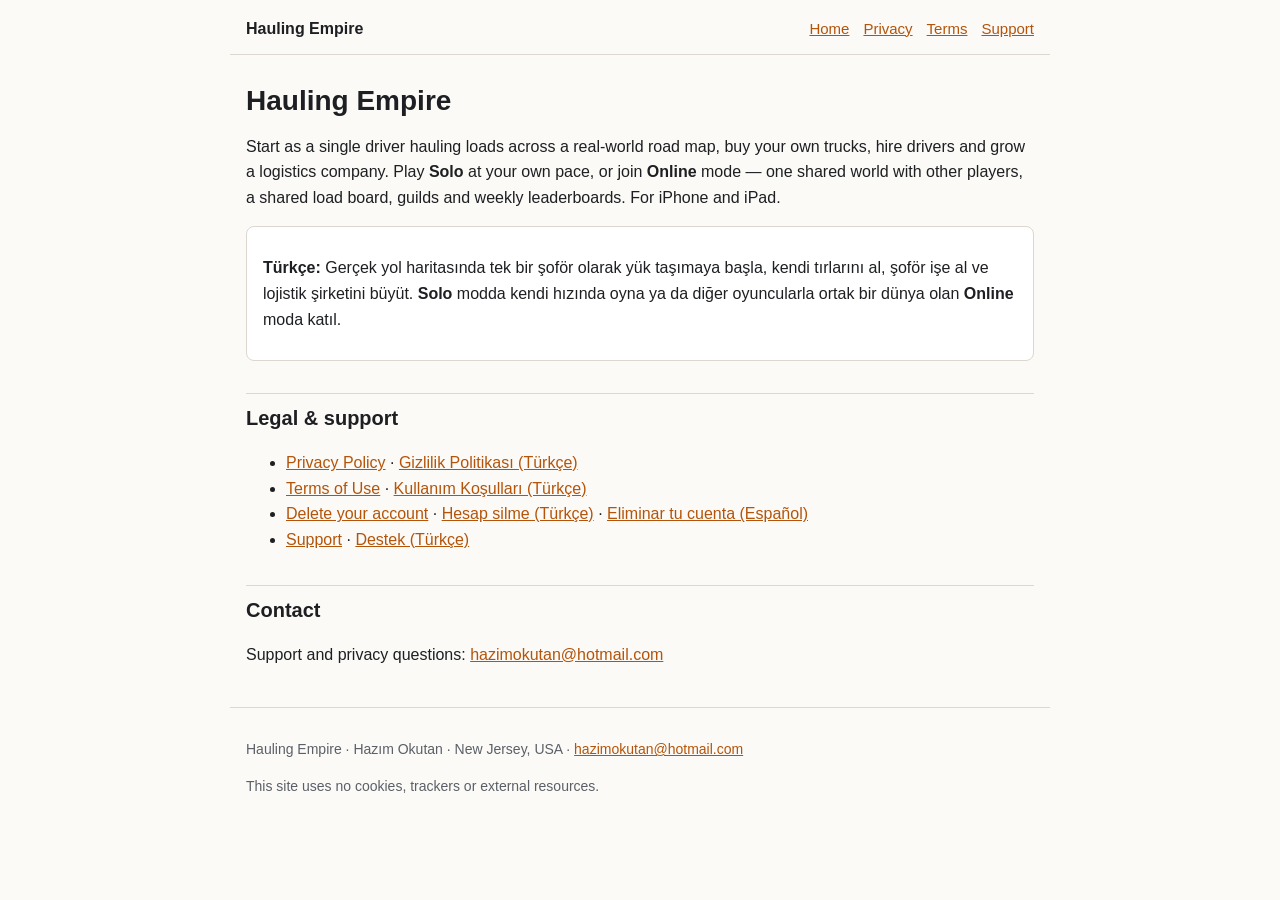
<file: index.html>
<!doctype html>
<html lang="en">
<head>
<meta charset="utf-8">
<meta name="viewport" content="width=device-width, initial-scale=1">
<meta name="color-scheme" content="light dark">
<meta name="description" content="Hauling Empire — a trucking and logistics tycoon game for iPhone and iPad.">
<meta name="referrer" content="no-referrer">
<title>Hauling Empire</title>
<link rel="stylesheet" href="style.css">
</head>
<body>
<a class="skip" href="#main">Skip to content</a>
<header><a class="brand" href="index.html">Hauling Empire</a>
<nav aria-label="Site"><ul><li><a href="index.html">Home</a></li><li><a href="privacy.html">Privacy</a></li><li><a href="terms.html">Terms</a></li><li><a href="support.html">Support</a></li></ul></nav></header>
<main id="main">

<h1>Hauling Empire</h1>
<p>Start as a single driver hauling loads across a real-world road map, buy your own trucks, hire drivers and grow a logistics company. Play <strong>Solo</strong> at your own pace, or join <strong>Online</strong> mode — one shared world with other players, a shared load board, guilds and weekly leaderboards. For iPhone and iPad.</p>
<div class="card" lang="tr"><p><strong>Türkçe:</strong> Gerçek yol haritasında tek bir şoför olarak yük taşımaya başla, kendi tırlarını al, şoför işe al ve lojistik şirketini büyüt. <strong>Solo</strong> modda kendi hızında oyna ya da diğer oyuncularla ortak bir dünya olan <strong>Online</strong> moda katıl.</p></div>
<h2>Legal &amp; support</h2>
<ul>
<li><a href="privacy.html">Privacy Policy</a> · <a href="privacy-tr.html" lang="tr" hreflang="tr">Gizlilik Politikası (Türkçe)</a></li>
<li><a href="terms.html">Terms of Use</a> · <a href="terms-tr.html" lang="tr" hreflang="tr">Kullanım Koşulları (Türkçe)</a></li>
<li><a href="delete-account.html">Delete your account</a> · <a href="delete-account-tr.html" lang="tr" hreflang="tr">Hesap silme (Türkçe)</a> · <a href="delete-account-es.html" lang="es" hreflang="es">Eliminar tu cuenta (Español)</a></li>
<li><a href="support.html">Support</a> · <a href="support.html#tr" lang="tr">Destek (Türkçe)</a></li>
</ul>
<h2>Contact</h2>
<p>Support and privacy questions: <a href="mailto:hazimokutan@hotmail.com">hazimokutan@hotmail.com</a></p>
</main>
<footer><p>Hauling Empire · Hazım Okutan · New Jersey, USA · <a href="mailto:hazimokutan@hotmail.com">hazimokutan@hotmail.com</a></p>
<p>This site uses no cookies, trackers or external resources.</p></footer>
</body>
</html>
</file>
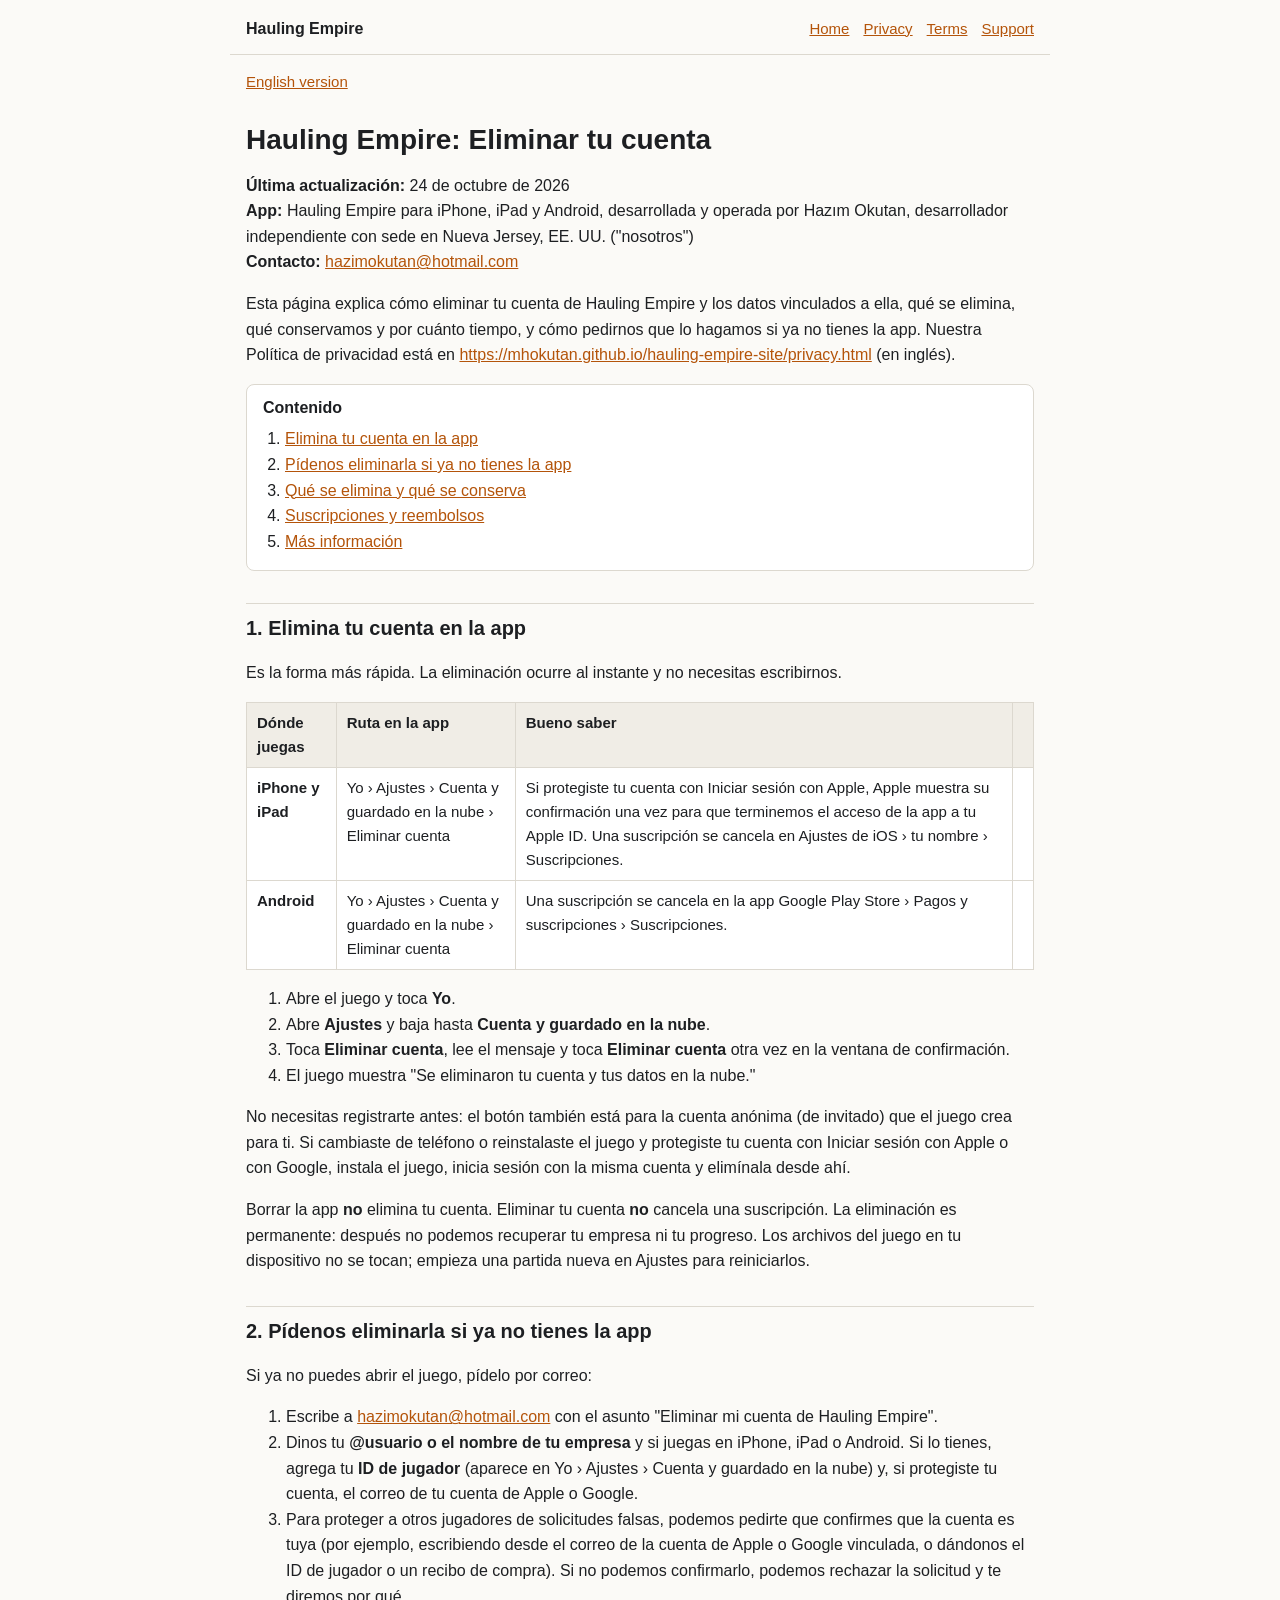
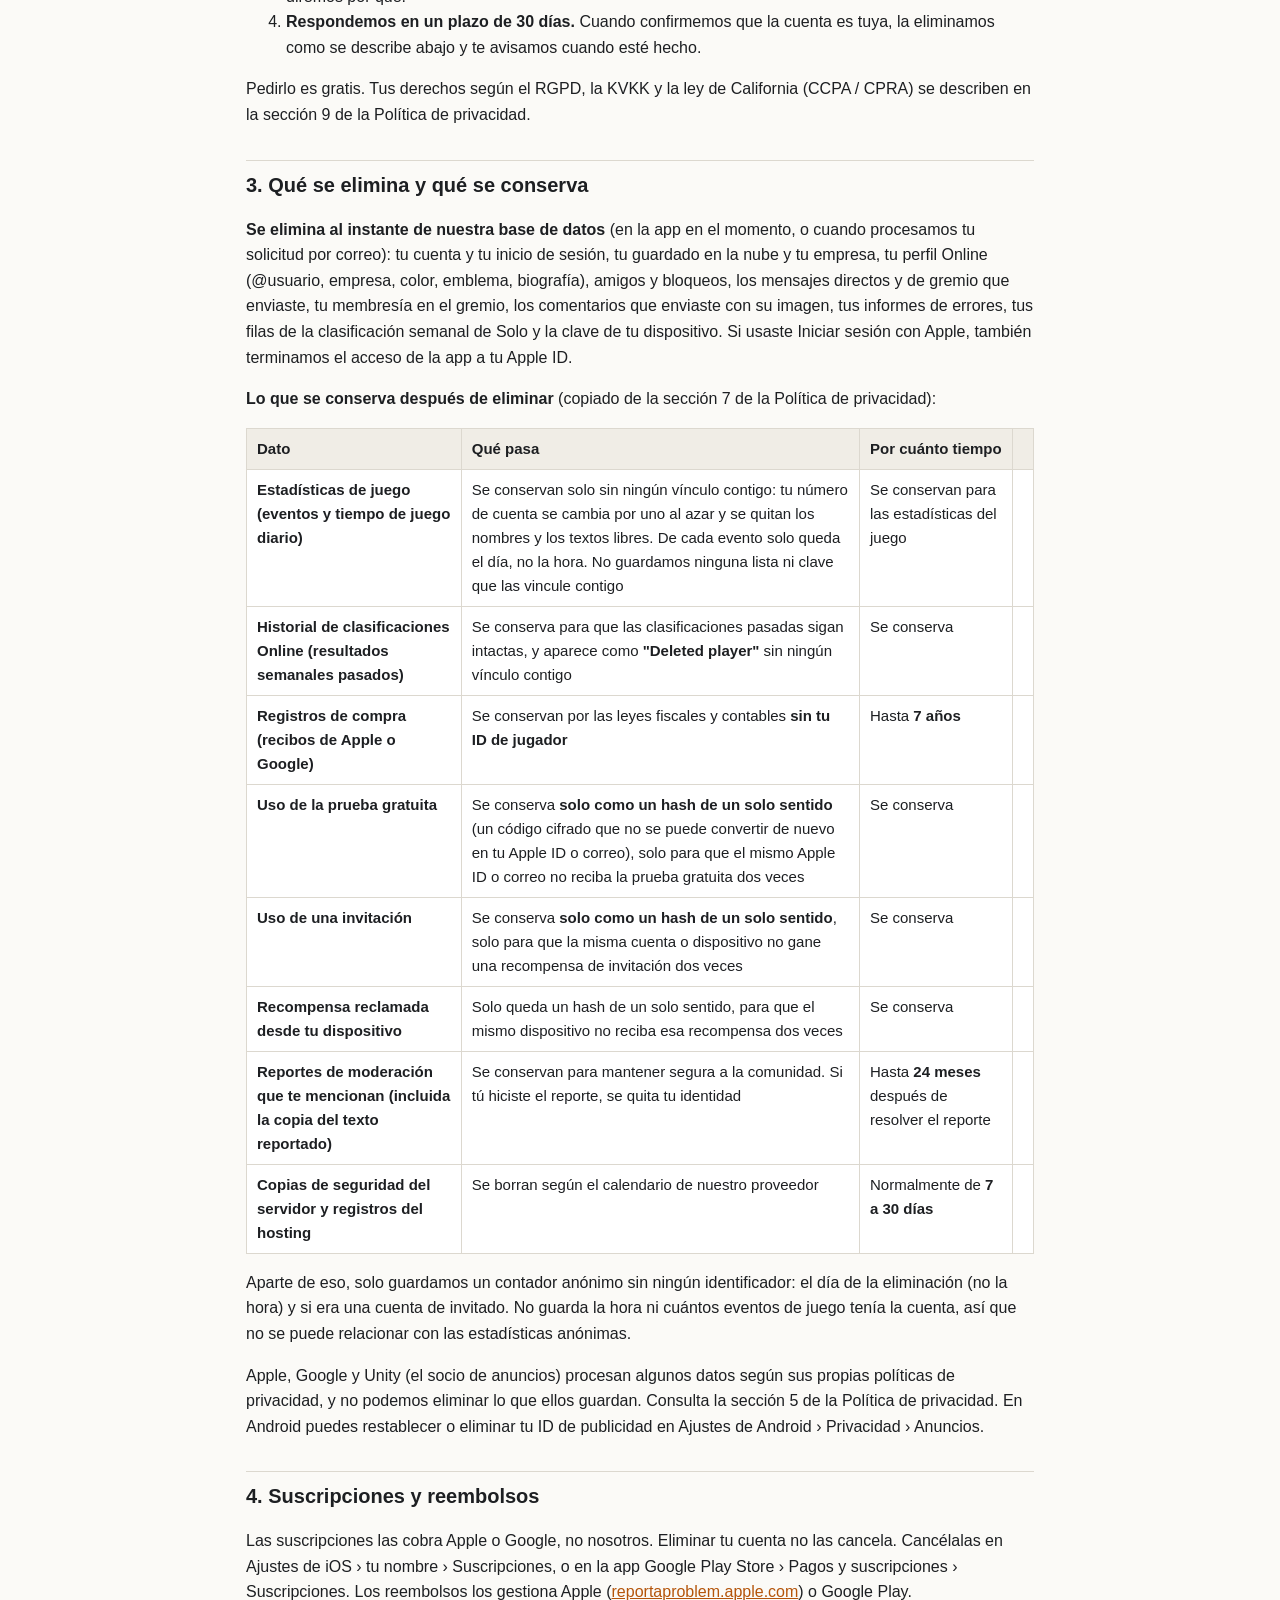
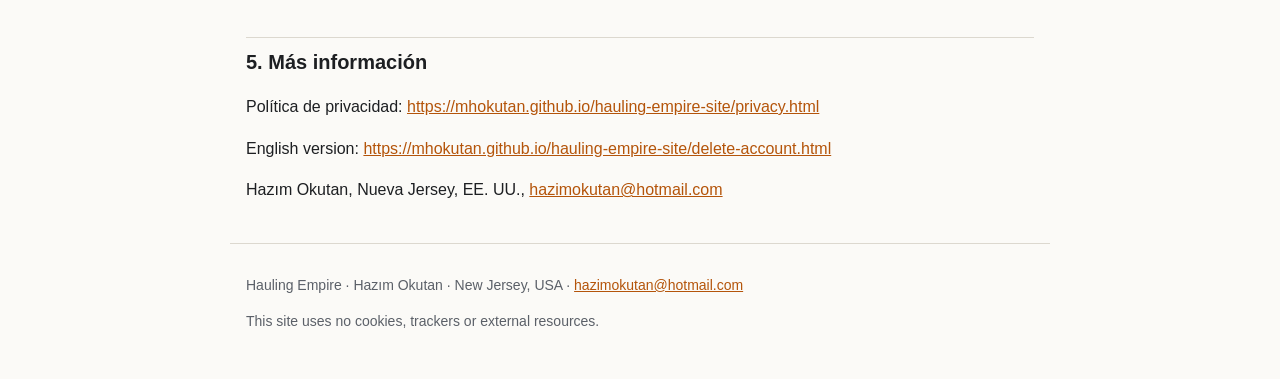
<file: delete-account-es.html>
<!doctype html>
<html lang="es">
<head>
<meta charset="utf-8">
<meta name="viewport" content="width=device-width, initial-scale=1">
<meta name="color-scheme" content="light dark">
<meta name="description" content="Cómo eliminar tu cuenta de Hauling Empire, qué se elimina y qué se conserva, y cómo pedírnoslo sin la app.">
<meta name="referrer" content="no-referrer">
<title>Hauling Empire: Eliminar tu cuenta</title>
<link rel="stylesheet" href="style.css">
</head>
<body>
<a class="skip" href="#main">Skip to content</a>
<header><a class="brand" href="index.html">Hauling Empire</a>
<nav aria-label="Site"><ul><li><a href="index.html">Home</a></li><li><a href="privacy.html">Privacy</a></li><li><a href="terms.html">Terms</a></li><li><a href="support.html">Support</a></li></ul></nav></header>
<main id="main">
<p class="lang"><a href="delete-account.html" hreflang="en" lang="en">English version</a></p>
<h1>Hauling Empire: Eliminar tu cuenta</h1>
<p><strong>Última actualización:</strong> 24 de octubre de 2026<br>
<strong>App:</strong> Hauling Empire para iPhone, iPad y Android, desarrollada y operada por Hazım Okutan, desarrollador independiente con sede en Nueva Jersey, EE. UU. (&quot;nosotros&quot;)<br>
<strong>Contacto:</strong> <a href="mailto:hazimokutan@hotmail.com">hazimokutan@hotmail.com</a></p>
<p>Esta página explica cómo eliminar tu cuenta de Hauling Empire y los datos vinculados a ella, qué se elimina, qué conservamos y por cuánto tiempo, y cómo pedirnos que lo hagamos si ya no tienes la app. Nuestra Política de privacidad está en <a href="https://mhokutan.github.io/hauling-empire-site/privacy.html">https://mhokutan.github.io/hauling-empire-site/privacy.html</a> (en inglés).</p>
<nav class="toc" aria-label="Contenido"><strong>Contenido</strong><ol><li><a href="#s1">Elimina tu cuenta en la app</a></li><li><a href="#s2">Pídenos eliminarla si ya no tienes la app</a></li><li><a href="#s3">Qué se elimina y qué se conserva</a></li><li><a href="#s4">Suscripciones y reembolsos</a></li><li><a href="#s5">Más información</a></li></ol></nav>
<h2 id="s1">1. Elimina tu cuenta en la app</h2>
<p>Es la forma más rápida. La eliminación ocurre al instante y no necesitas escribirnos.</p>
<div class="table"><table><thead><tr><th scope="col">Dónde juegas</th><th scope="col">Ruta en la app</th><th scope="col">Bueno saber</th><th scope="col"></th></tr></thead><tbody><tr><th scope="row"><strong>iPhone y iPad</strong></th><td data-label="Ruta en la app">Yo › Ajustes › Cuenta y guardado en la nube › Eliminar cuenta</td><td data-label="Bueno saber">Si protegiste tu cuenta con Iniciar sesión con Apple, Apple muestra su confirmación una vez para que terminemos el acceso de la app a tu Apple ID. Una suscripción se cancela en Ajustes de iOS › tu nombre › Suscripciones.</td><td data-label=""></td></tr><tr><th scope="row"><strong>Android</strong></th><td data-label="Ruta en la app">Yo › Ajustes › Cuenta y guardado en la nube › Eliminar cuenta</td><td data-label="Bueno saber">Una suscripción se cancela en la app Google Play Store › Pagos y suscripciones › Suscripciones.</td><td data-label=""></td></tr></tbody></table></div>
<ol><li>Abre el juego y toca <strong>Yo</strong>.</li><li>Abre <strong>Ajustes</strong> y baja hasta <strong>Cuenta y guardado en la nube</strong>.</li><li>Toca <strong>Eliminar cuenta</strong>, lee el mensaje y toca <strong>Eliminar cuenta</strong> otra vez en la ventana de confirmación.</li><li>El juego muestra &quot;Se eliminaron tu cuenta y tus datos en la nube.&quot;</li></ol>
<p>No necesitas registrarte antes: el botón también está para la cuenta anónima (de invitado) que el juego crea para ti. Si cambiaste de teléfono o reinstalaste el juego y protegiste tu cuenta con Iniciar sesión con Apple o con Google, instala el juego, inicia sesión con la misma cuenta y elimínala desde ahí.</p>
<p>Borrar la app <strong>no</strong> elimina tu cuenta. Eliminar tu cuenta <strong>no</strong> cancela una suscripción. La eliminación es permanente: después no podemos recuperar tu empresa ni tu progreso. Los archivos del juego en tu dispositivo no se tocan; empieza una partida nueva en Ajustes para reiniciarlos.</p>
<h2 id="s2">2. Pídenos eliminarla si ya no tienes la app</h2>
<p>Si ya no puedes abrir el juego, pídelo por correo:</p>
<ol><li>Escribe a <a href="mailto:hazimokutan@hotmail.com">hazimokutan@hotmail.com</a> con el asunto &quot;Eliminar mi cuenta de Hauling Empire&quot;.</li><li>Dinos tu <strong>@usuario o el nombre de tu empresa</strong> y si juegas en iPhone, iPad o Android. Si lo tienes, agrega tu <strong>ID de jugador</strong> (aparece en Yo › Ajustes › Cuenta y guardado en la nube) y, si protegiste tu cuenta, el correo de tu cuenta de Apple o Google.</li><li>Para proteger a otros jugadores de solicitudes falsas, podemos pedirte que confirmes que la cuenta es tuya (por ejemplo, escribiendo desde el correo de la cuenta de Apple o Google vinculada, o dándonos el ID de jugador o un recibo de compra). Si no podemos confirmarlo, podemos rechazar la solicitud y te diremos por qué.</li><li><strong>Respondemos en un plazo de 30 días.</strong> Cuando confirmemos que la cuenta es tuya, la eliminamos como se describe abajo y te avisamos cuando esté hecho.</li></ol>
<p>Pedirlo es gratis. Tus derechos según el RGPD, la KVKK y la ley de California (CCPA / CPRA) se describen en la sección 9 de la Política de privacidad.</p>
<h2 id="s3">3. Qué se elimina y qué se conserva</h2>
<p><strong>Se elimina al instante de nuestra base de datos</strong> (en la app en el momento, o cuando procesamos tu solicitud por correo): tu cuenta y tu inicio de sesión, tu guardado en la nube y tu empresa, tu perfil Online (@usuario, empresa, color, emblema, biografía), amigos y bloqueos, los mensajes directos y de gremio que enviaste, tu membresía en el gremio, los comentarios que enviaste con su imagen, tus informes de errores, tus filas de la clasificación semanal de Solo y la clave de tu dispositivo. Si usaste Iniciar sesión con Apple, también terminamos el acceso de la app a tu Apple ID.</p>
<p><strong>Lo que se conserva después de eliminar</strong> (copiado de la sección 7 de la Política de privacidad):</p>
<div class="table"><table><thead><tr><th scope="col">Dato</th><th scope="col">Qué pasa</th><th scope="col">Por cuánto tiempo</th><th scope="col"></th></tr></thead><tbody><tr><th scope="row">Estadísticas de juego (eventos y tiempo de juego diario)</th><td data-label="Qué pasa">Se conservan solo sin ningún vínculo contigo: tu número de cuenta se cambia por uno al azar y se quitan los nombres y los textos libres. De cada evento solo queda el día, no la hora. No guardamos ninguna lista ni clave que las vincule contigo</td><td data-label="Por cuánto tiempo">Se conservan para las estadísticas del juego</td><td data-label=""></td></tr><tr><th scope="row">Historial de clasificaciones Online (resultados semanales pasados)</th><td data-label="Qué pasa">Se conserva para que las clasificaciones pasadas sigan intactas, y aparece como <strong>&quot;Deleted player&quot;</strong> sin ningún vínculo contigo</td><td data-label="Por cuánto tiempo">Se conserva</td><td data-label=""></td></tr><tr><th scope="row">Registros de compra (recibos de Apple o Google)</th><td data-label="Qué pasa">Se conservan por las leyes fiscales y contables <strong>sin tu ID de jugador</strong></td><td data-label="Por cuánto tiempo">Hasta <strong>7 años</strong></td><td data-label=""></td></tr><tr><th scope="row">Uso de la prueba gratuita</th><td data-label="Qué pasa">Se conserva <strong>solo como un hash de un solo sentido</strong> (un código cifrado que no se puede convertir de nuevo en tu Apple ID o correo), solo para que el mismo Apple ID o correo no reciba la prueba gratuita dos veces</td><td data-label="Por cuánto tiempo">Se conserva</td><td data-label=""></td></tr><tr><th scope="row">Uso de una invitación</th><td data-label="Qué pasa">Se conserva <strong>solo como un hash de un solo sentido</strong>, solo para que la misma cuenta o dispositivo no gane una recompensa de invitación dos veces</td><td data-label="Por cuánto tiempo">Se conserva</td><td data-label=""></td></tr><tr><th scope="row">Recompensa reclamada desde tu dispositivo</th><td data-label="Qué pasa">Solo queda un hash de un solo sentido, para que el mismo dispositivo no reciba esa recompensa dos veces</td><td data-label="Por cuánto tiempo">Se conserva</td><td data-label=""></td></tr><tr><th scope="row">Reportes de moderación que te mencionan (incluida la copia del texto reportado)</th><td data-label="Qué pasa">Se conservan para mantener segura a la comunidad. Si tú hiciste el reporte, se quita tu identidad</td><td data-label="Por cuánto tiempo">Hasta <strong>24 meses</strong> después de resolver el reporte</td><td data-label=""></td></tr><tr><th scope="row">Copias de seguridad del servidor y registros del hosting</th><td data-label="Qué pasa">Se borran según el calendario de nuestro proveedor</td><td data-label="Por cuánto tiempo">Normalmente de <strong>7 a 30 días</strong></td><td data-label=""></td></tr></tbody></table></div>
<p>Aparte de eso, solo guardamos un contador anónimo sin ningún identificador: el día de la eliminación (no la hora) y si era una cuenta de invitado. No guarda la hora ni cuántos eventos de juego tenía la cuenta, así que no se puede relacionar con las estadísticas anónimas.</p>
<p>Apple, Google y Unity (el socio de anuncios) procesan algunos datos según sus propias políticas de privacidad, y no podemos eliminar lo que ellos guardan. Consulta la sección 5 de la Política de privacidad. En Android puedes restablecer o eliminar tu ID de publicidad en Ajustes de Android › Privacidad › Anuncios.</p>
<h2 id="s4">4. Suscripciones y reembolsos</h2>
<p>Las suscripciones las cobra Apple o Google, no nosotros. Eliminar tu cuenta no las cancela. Cancélalas en Ajustes de iOS › tu nombre › Suscripciones, o en la app Google Play Store › Pagos y suscripciones › Suscripciones. Los reembolsos los gestiona Apple (<a href="https://reportaproblem.apple.com">reportaproblem.apple.com</a>) o Google Play.</p>
<h2 id="s5">5. Más información</h2>
<p>Política de privacidad: <a href="https://mhokutan.github.io/hauling-empire-site/privacy.html">https://mhokutan.github.io/hauling-empire-site/privacy.html</a></p>
<p>English version: <a href="https://mhokutan.github.io/hauling-empire-site/delete-account.html">https://mhokutan.github.io/hauling-empire-site/delete-account.html</a></p>
<p>Hazım Okutan, Nueva Jersey, EE. UU., <a href="mailto:hazimokutan@hotmail.com">hazimokutan@hotmail.com</a></p>
</main>
<footer><p>Hauling Empire · Hazım Okutan · New Jersey, USA · <a href="mailto:hazimokutan@hotmail.com">hazimokutan@hotmail.com</a></p>
<p>This site uses no cookies, trackers or external resources.</p></footer>
</body>
</html>
</file>
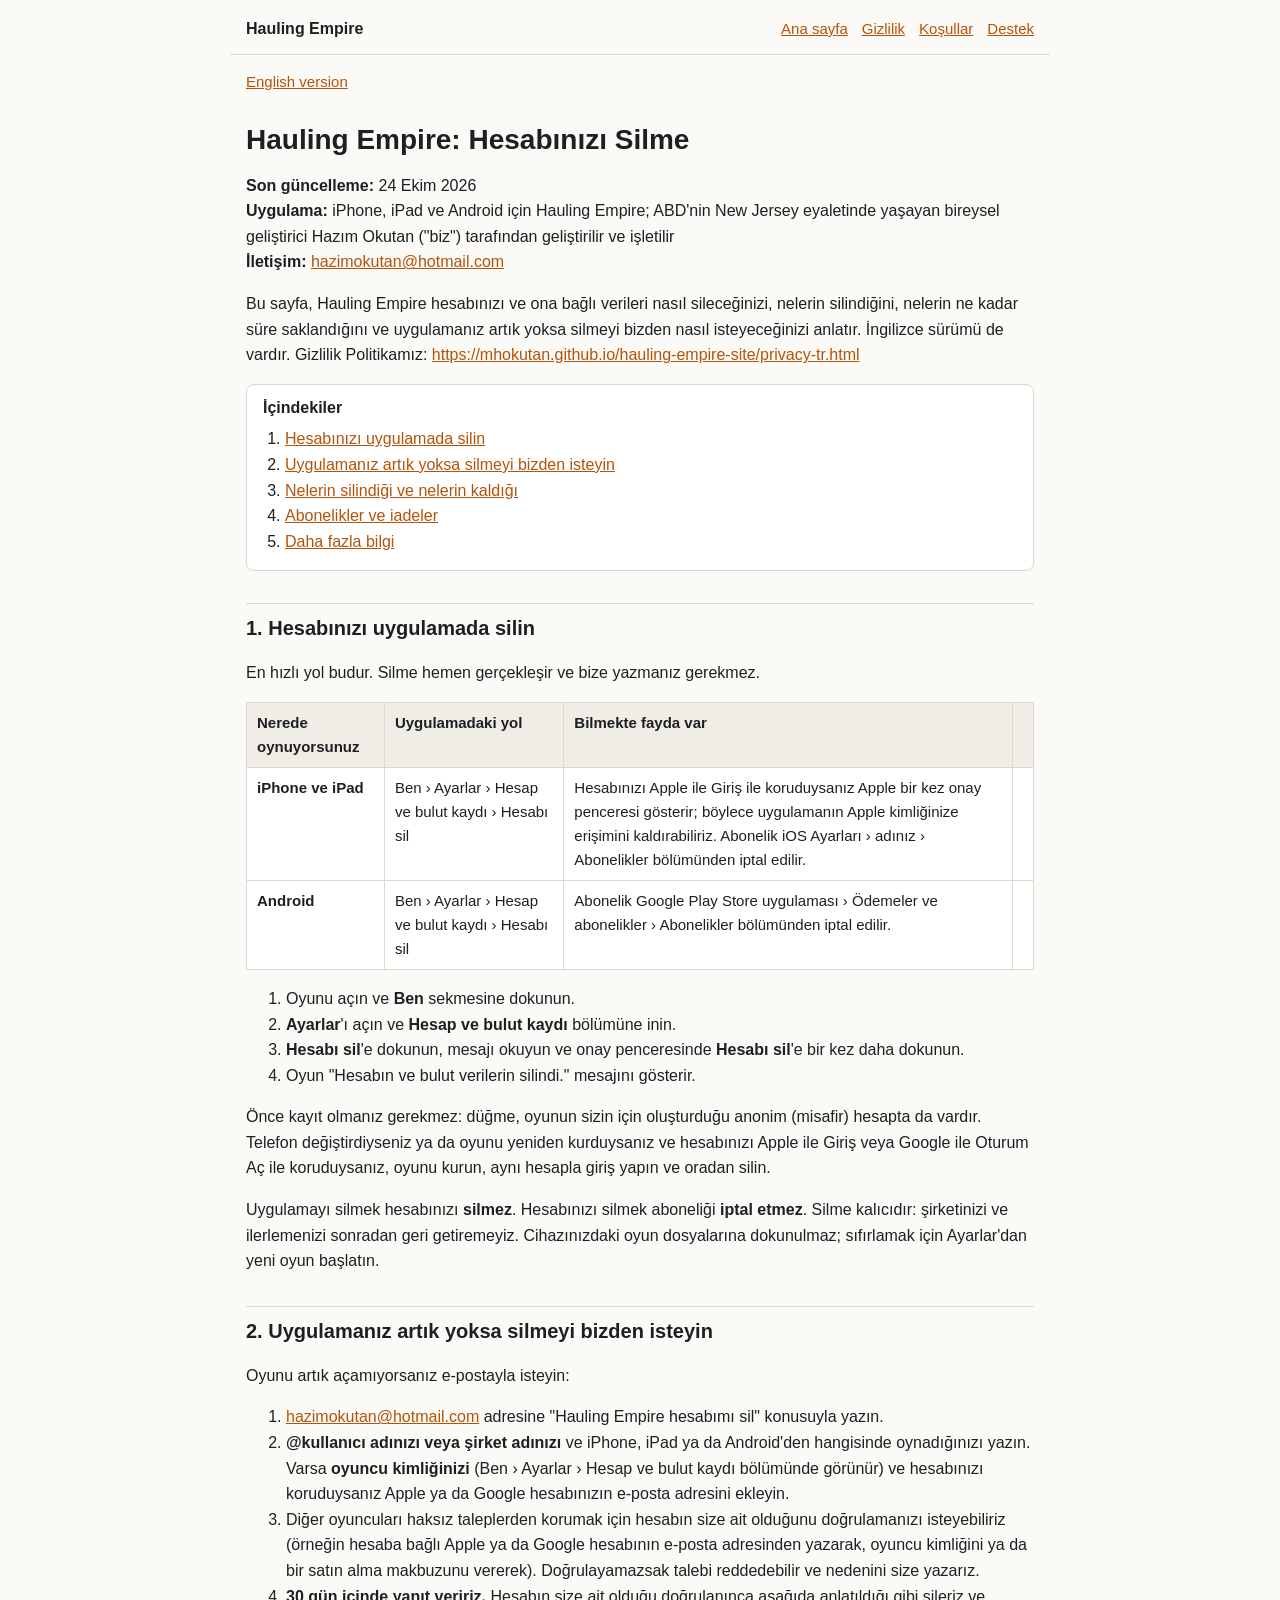
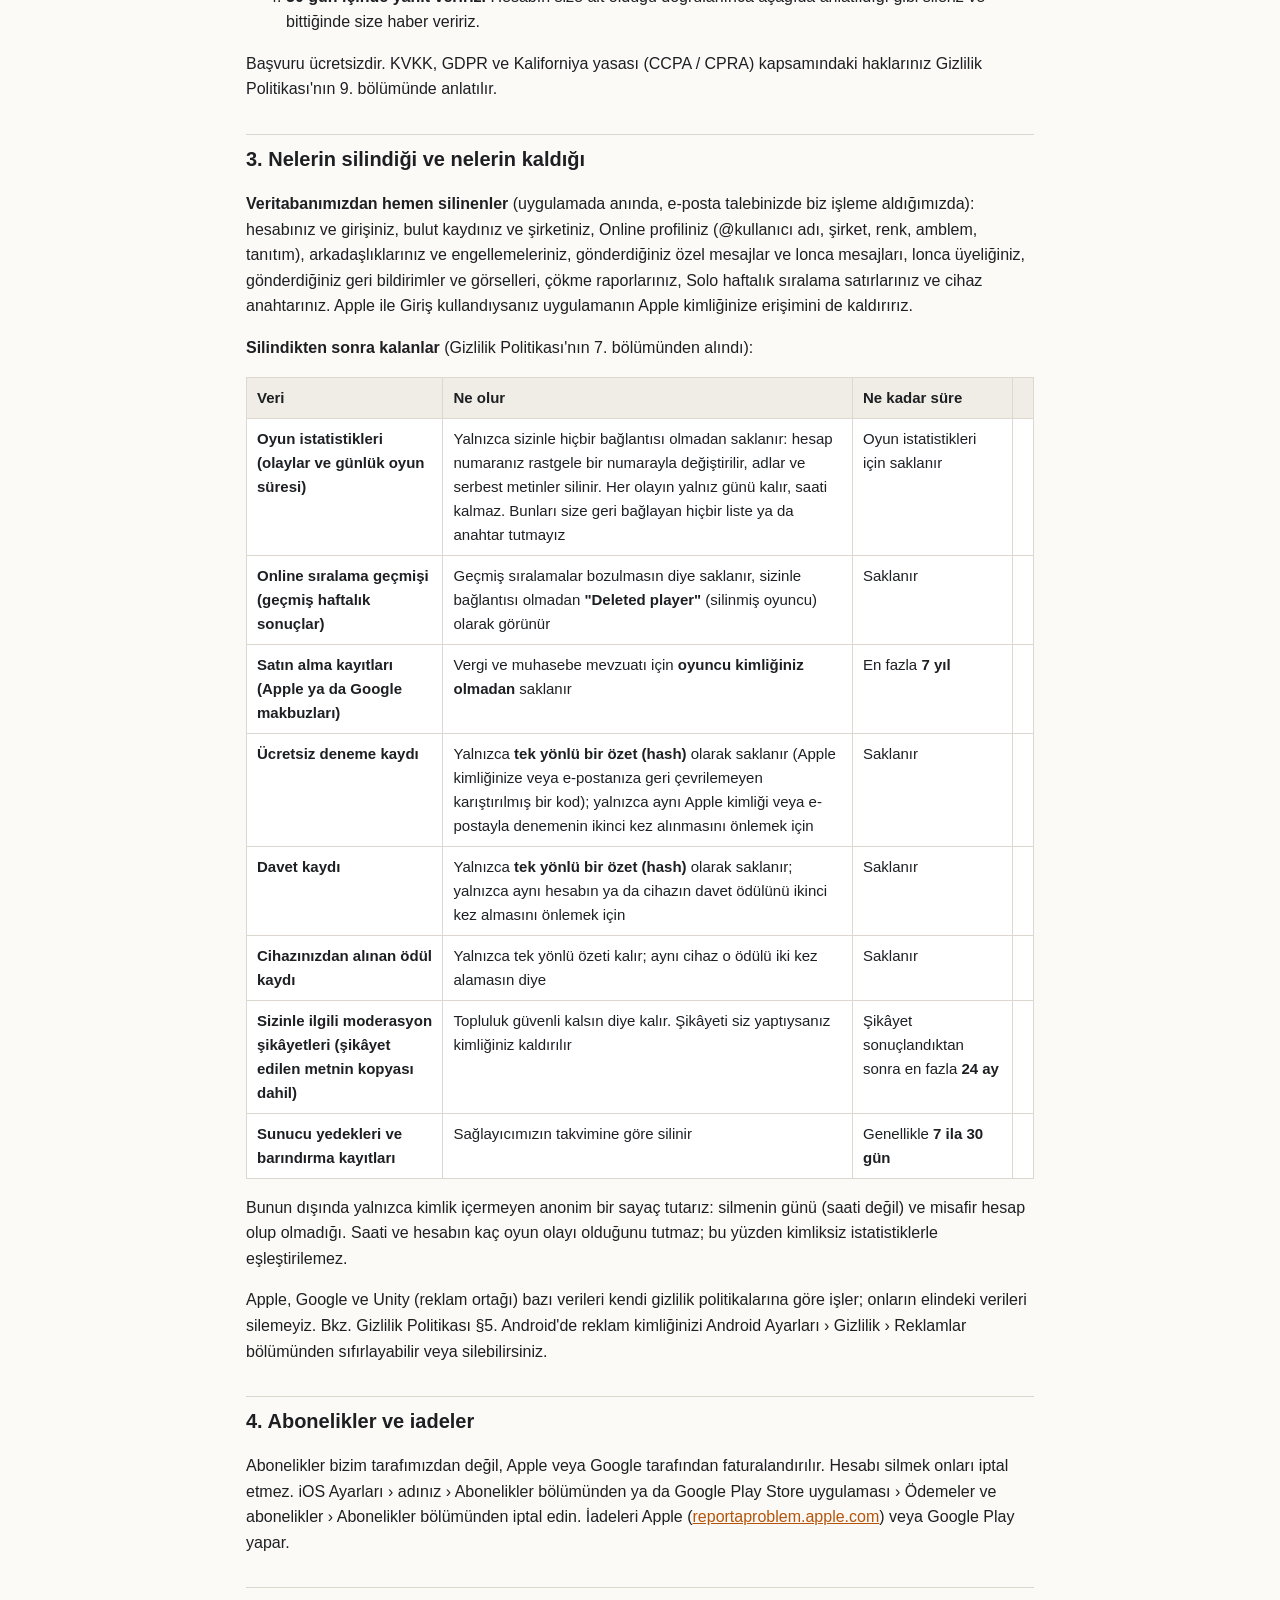
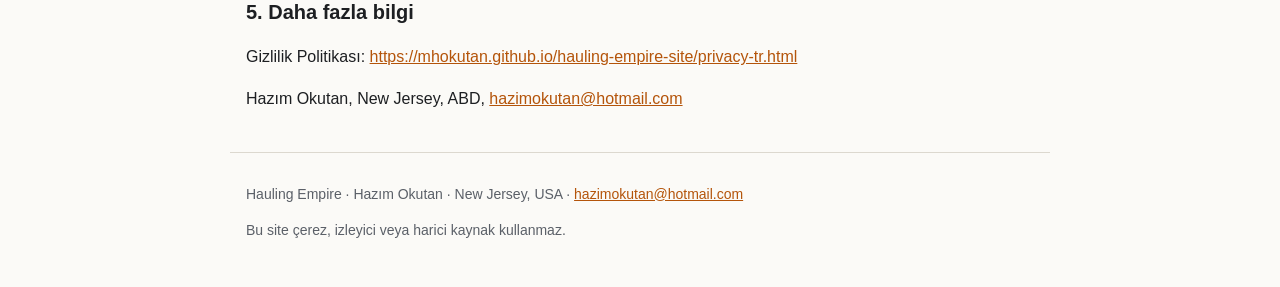
<file: delete-account-tr.html>
<!doctype html>
<html lang="tr">
<head>
<meta charset="utf-8">
<meta name="viewport" content="width=device-width, initial-scale=1">
<meta name="color-scheme" content="light dark">
<meta name="description" content="Hauling Empire hesabınızı nasıl silersiniz, nelerin silindiği ve kaldığı, uygulamanız yoksa bizden nasıl istersiniz.">
<meta name="referrer" content="no-referrer">
<title>Hauling Empire: Hesabınızı Silme</title>
<link rel="stylesheet" href="style.css">
</head>
<body>
<a class="skip" href="#main">İçeriğe geç</a>
<header><a class="brand" href="index.html">Hauling Empire</a>
<nav aria-label="Site"><ul><li><a href="index.html">Ana sayfa</a></li><li><a href="privacy-tr.html">Gizlilik</a></li><li><a href="terms-tr.html">Koşullar</a></li><li><a href="support.html#tr">Destek</a></li></ul></nav></header>
<main id="main">
<p class="lang"><a href="delete-account.html" hreflang="en" lang="en">English version</a></p>
<h1>Hauling Empire: Hesabınızı Silme</h1>
<p><strong>Son güncelleme:</strong> 24 Ekim 2026<br>
<strong>Uygulama:</strong> iPhone, iPad ve Android için Hauling Empire; ABD'nin New Jersey eyaletinde yaşayan bireysel geliştirici Hazım Okutan (&quot;biz&quot;) tarafından geliştirilir ve işletilir<br>
<strong>İletişim:</strong> <a href="mailto:hazimokutan@hotmail.com">hazimokutan@hotmail.com</a></p>
<p>Bu sayfa, Hauling Empire hesabınızı ve ona bağlı verileri nasıl sileceğinizi, nelerin silindiğini, nelerin ne kadar süre saklandığını ve uygulamanız artık yoksa silmeyi bizden nasıl isteyeceğinizi anlatır. İngilizce sürümü de vardır. Gizlilik Politikamız: <a href="https://mhokutan.github.io/hauling-empire-site/privacy-tr.html">https://mhokutan.github.io/hauling-empire-site/privacy-tr.html</a></p>
<nav class="toc" aria-label="İçindekiler"><strong>İçindekiler</strong><ol><li><a href="#s1">Hesabınızı uygulamada silin</a></li><li><a href="#s2">Uygulamanız artık yoksa silmeyi bizden isteyin</a></li><li><a href="#s3">Nelerin silindiği ve nelerin kaldığı</a></li><li><a href="#s4">Abonelikler ve iadeler</a></li><li><a href="#s5">Daha fazla bilgi</a></li></ol></nav>
<h2 id="s1">1. Hesabınızı uygulamada silin</h2>
<p>En hızlı yol budur. Silme hemen gerçekleşir ve bize yazmanız gerekmez.</p>
<div class="table"><table><thead><tr><th scope="col">Nerede oynuyorsunuz</th><th scope="col">Uygulamadaki yol</th><th scope="col">Bilmekte fayda var</th><th scope="col"></th></tr></thead><tbody><tr><th scope="row"><strong>iPhone ve iPad</strong></th><td data-label="Uygulamadaki yol">Ben › Ayarlar › Hesap ve bulut kaydı › Hesabı sil</td><td data-label="Bilmekte fayda var">Hesabınızı Apple ile Giriş ile koruduysanız Apple bir kez onay penceresi gösterir; böylece uygulamanın Apple kimliğinize erişimini kaldırabiliriz. Abonelik iOS Ayarları › adınız › Abonelikler bölümünden iptal edilir.</td><td data-label=""></td></tr><tr><th scope="row"><strong>Android</strong></th><td data-label="Uygulamadaki yol">Ben › Ayarlar › Hesap ve bulut kaydı › Hesabı sil</td><td data-label="Bilmekte fayda var">Abonelik Google Play Store uygulaması › Ödemeler ve abonelikler › Abonelikler bölümünden iptal edilir.</td><td data-label=""></td></tr></tbody></table></div>
<ol><li>Oyunu açın ve <strong>Ben</strong> sekmesine dokunun.</li><li><strong>Ayarlar</strong>'ı açın ve <strong>Hesap ve bulut kaydı</strong> bölümüne inin.</li><li><strong>Hesabı sil</strong>'e dokunun, mesajı okuyun ve onay penceresinde <strong>Hesabı sil</strong>'e bir kez daha dokunun.</li><li>Oyun &quot;Hesabın ve bulut verilerin silindi.&quot; mesajını gösterir.</li></ol>
<p>Önce kayıt olmanız gerekmez: düğme, oyunun sizin için oluşturduğu anonim (misafir) hesapta da vardır. Telefon değiştirdiyseniz ya da oyunu yeniden kurduysanız ve hesabınızı Apple ile Giriş veya Google ile Oturum Aç ile koruduysanız, oyunu kurun, aynı hesapla giriş yapın ve oradan silin.</p>
<p>Uygulamayı silmek hesabınızı <strong>silmez</strong>. Hesabınızı silmek aboneliği <strong>iptal etmez</strong>. Silme kalıcıdır: şirketinizi ve ilerlemenizi sonradan geri getiremeyiz. Cihazınızdaki oyun dosyalarına dokunulmaz; sıfırlamak için Ayarlar'dan yeni oyun başlatın.</p>
<h2 id="s2">2. Uygulamanız artık yoksa silmeyi bizden isteyin</h2>
<p>Oyunu artık açamıyorsanız e-postayla isteyin:</p>
<ol><li><a href="mailto:hazimokutan@hotmail.com">hazimokutan@hotmail.com</a> adresine &quot;Hauling Empire hesabımı sil&quot; konusuyla yazın.</li><li><strong>@kullanıcı adınızı veya şirket adınızı</strong> ve iPhone, iPad ya da Android'den hangisinde oynadığınızı yazın. Varsa <strong>oyuncu kimliğinizi</strong> (Ben › Ayarlar › Hesap ve bulut kaydı bölümünde görünür) ve hesabınızı koruduysanız Apple ya da Google hesabınızın e-posta adresini ekleyin.</li><li>Diğer oyuncuları haksız taleplerden korumak için hesabın size ait olduğunu doğrulamanızı isteyebiliriz (örneğin hesaba bağlı Apple ya da Google hesabının e-posta adresinden yazarak, oyuncu kimliğini ya da bir satın alma makbuzunu vererek). Doğrulayamazsak talebi reddedebilir ve nedenini size yazarız.</li><li><strong>30 gün içinde yanıt veririz.</strong> Hesabın size ait olduğu doğrulanınca aşağıda anlatıldığı gibi sileriz ve bittiğinde size haber veririz.</li></ol>
<p>Başvuru ücretsizdir. KVKK, GDPR ve Kaliforniya yasası (CCPA / CPRA) kapsamındaki haklarınız Gizlilik Politikası'nın 9. bölümünde anlatılır.</p>
<h2 id="s3">3. Nelerin silindiği ve nelerin kaldığı</h2>
<p><strong>Veritabanımızdan hemen silinenler</strong> (uygulamada anında, e-posta talebinizde biz işleme aldığımızda): hesabınız ve girişiniz, bulut kaydınız ve şirketiniz, Online profiliniz (@kullanıcı adı, şirket, renk, amblem, tanıtım), arkadaşlıklarınız ve engellemeleriniz, gönderdiğiniz özel mesajlar ve lonca mesajları, lonca üyeliğiniz, gönderdiğiniz geri bildirimler ve görselleri, çökme raporlarınız, Solo haftalık sıralama satırlarınız ve cihaz anahtarınız. Apple ile Giriş kullandıysanız uygulamanın Apple kimliğinize erişimini de kaldırırız.</p>
<p><strong>Silindikten sonra kalanlar</strong> (Gizlilik Politikası'nın 7. bölümünden alındı):</p>
<div class="table"><table><thead><tr><th scope="col">Veri</th><th scope="col">Ne olur</th><th scope="col">Ne kadar süre</th><th scope="col"></th></tr></thead><tbody><tr><th scope="row">Oyun istatistikleri (olaylar ve günlük oyun süresi)</th><td data-label="Ne olur">Yalnızca sizinle hiçbir bağlantısı olmadan saklanır: hesap numaranız rastgele bir numarayla değiştirilir, adlar ve serbest metinler silinir. Her olayın yalnız günü kalır, saati kalmaz. Bunları size geri bağlayan hiçbir liste ya da anahtar tutmayız</td><td data-label="Ne kadar süre">Oyun istatistikleri için saklanır</td><td data-label=""></td></tr><tr><th scope="row">Online sıralama geçmişi (geçmiş haftalık sonuçlar)</th><td data-label="Ne olur">Geçmiş sıralamalar bozulmasın diye saklanır, sizinle bağlantısı olmadan <strong>&quot;Deleted player&quot;</strong> (silinmiş oyuncu) olarak görünür</td><td data-label="Ne kadar süre">Saklanır</td><td data-label=""></td></tr><tr><th scope="row">Satın alma kayıtları (Apple ya da Google makbuzları)</th><td data-label="Ne olur">Vergi ve muhasebe mevzuatı için <strong>oyuncu kimliğiniz olmadan</strong> saklanır</td><td data-label="Ne kadar süre">En fazla <strong>7 yıl</strong></td><td data-label=""></td></tr><tr><th scope="row">Ücretsiz deneme kaydı</th><td data-label="Ne olur">Yalnızca <strong>tek yönlü bir özet (hash)</strong> olarak saklanır (Apple kimliğinize veya e-postanıza geri çevrilemeyen karıştırılmış bir kod); yalnızca aynı Apple kimliği veya e-postayla denemenin ikinci kez alınmasını önlemek için</td><td data-label="Ne kadar süre">Saklanır</td><td data-label=""></td></tr><tr><th scope="row">Davet kaydı</th><td data-label="Ne olur">Yalnızca <strong>tek yönlü bir özet (hash)</strong> olarak saklanır; yalnızca aynı hesabın ya da cihazın davet ödülünü ikinci kez almasını önlemek için</td><td data-label="Ne kadar süre">Saklanır</td><td data-label=""></td></tr><tr><th scope="row">Cihazınızdan alınan ödül kaydı</th><td data-label="Ne olur">Yalnızca tek yönlü özeti kalır; aynı cihaz o ödülü iki kez alamasın diye</td><td data-label="Ne kadar süre">Saklanır</td><td data-label=""></td></tr><tr><th scope="row">Sizinle ilgili moderasyon şikâyetleri (şikâyet edilen metnin kopyası dahil)</th><td data-label="Ne olur">Topluluk güvenli kalsın diye kalır. Şikâyeti siz yaptıysanız kimliğiniz kaldırılır</td><td data-label="Ne kadar süre">Şikâyet sonuçlandıktan sonra en fazla <strong>24 ay</strong></td><td data-label=""></td></tr><tr><th scope="row">Sunucu yedekleri ve barındırma kayıtları</th><td data-label="Ne olur">Sağlayıcımızın takvimine göre silinir</td><td data-label="Ne kadar süre">Genellikle <strong>7 ila 30 gün</strong></td><td data-label=""></td></tr></tbody></table></div>
<p>Bunun dışında yalnızca kimlik içermeyen anonim bir sayaç tutarız: silmenin günü (saati değil) ve misafir hesap olup olmadığı. Saati ve hesabın kaç oyun olayı olduğunu tutmaz; bu yüzden kimliksiz istatistiklerle eşleştirilemez.</p>
<p>Apple, Google ve Unity (reklam ortağı) bazı verileri kendi gizlilik politikalarına göre işler; onların elindeki verileri silemeyiz. Bkz. Gizlilik Politikası §5. Android'de reklam kimliğinizi Android Ayarları › Gizlilik › Reklamlar bölümünden sıfırlayabilir veya silebilirsiniz.</p>
<h2 id="s4">4. Abonelikler ve iadeler</h2>
<p>Abonelikler bizim tarafımızdan değil, Apple veya Google tarafından faturalandırılır. Hesabı silmek onları iptal etmez. iOS Ayarları › adınız › Abonelikler bölümünden ya da Google Play Store uygulaması › Ödemeler ve abonelikler › Abonelikler bölümünden iptal edin. İadeleri Apple (<a href="https://reportaproblem.apple.com">reportaproblem.apple.com</a>) veya Google Play yapar.</p>
<h2 id="s5">5. Daha fazla bilgi</h2>
<p>Gizlilik Politikası: <a href="https://mhokutan.github.io/hauling-empire-site/privacy-tr.html">https://mhokutan.github.io/hauling-empire-site/privacy-tr.html</a></p>
<p>Hazım Okutan, New Jersey, ABD, <a href="mailto:hazimokutan@hotmail.com">hazimokutan@hotmail.com</a></p>
</main>
<footer><p>Hauling Empire · Hazım Okutan · New Jersey, USA · <a href="mailto:hazimokutan@hotmail.com">hazimokutan@hotmail.com</a></p>
<p>Bu site çerez, izleyici veya harici kaynak kullanmaz.</p></footer>
</body>
</html>
</file>
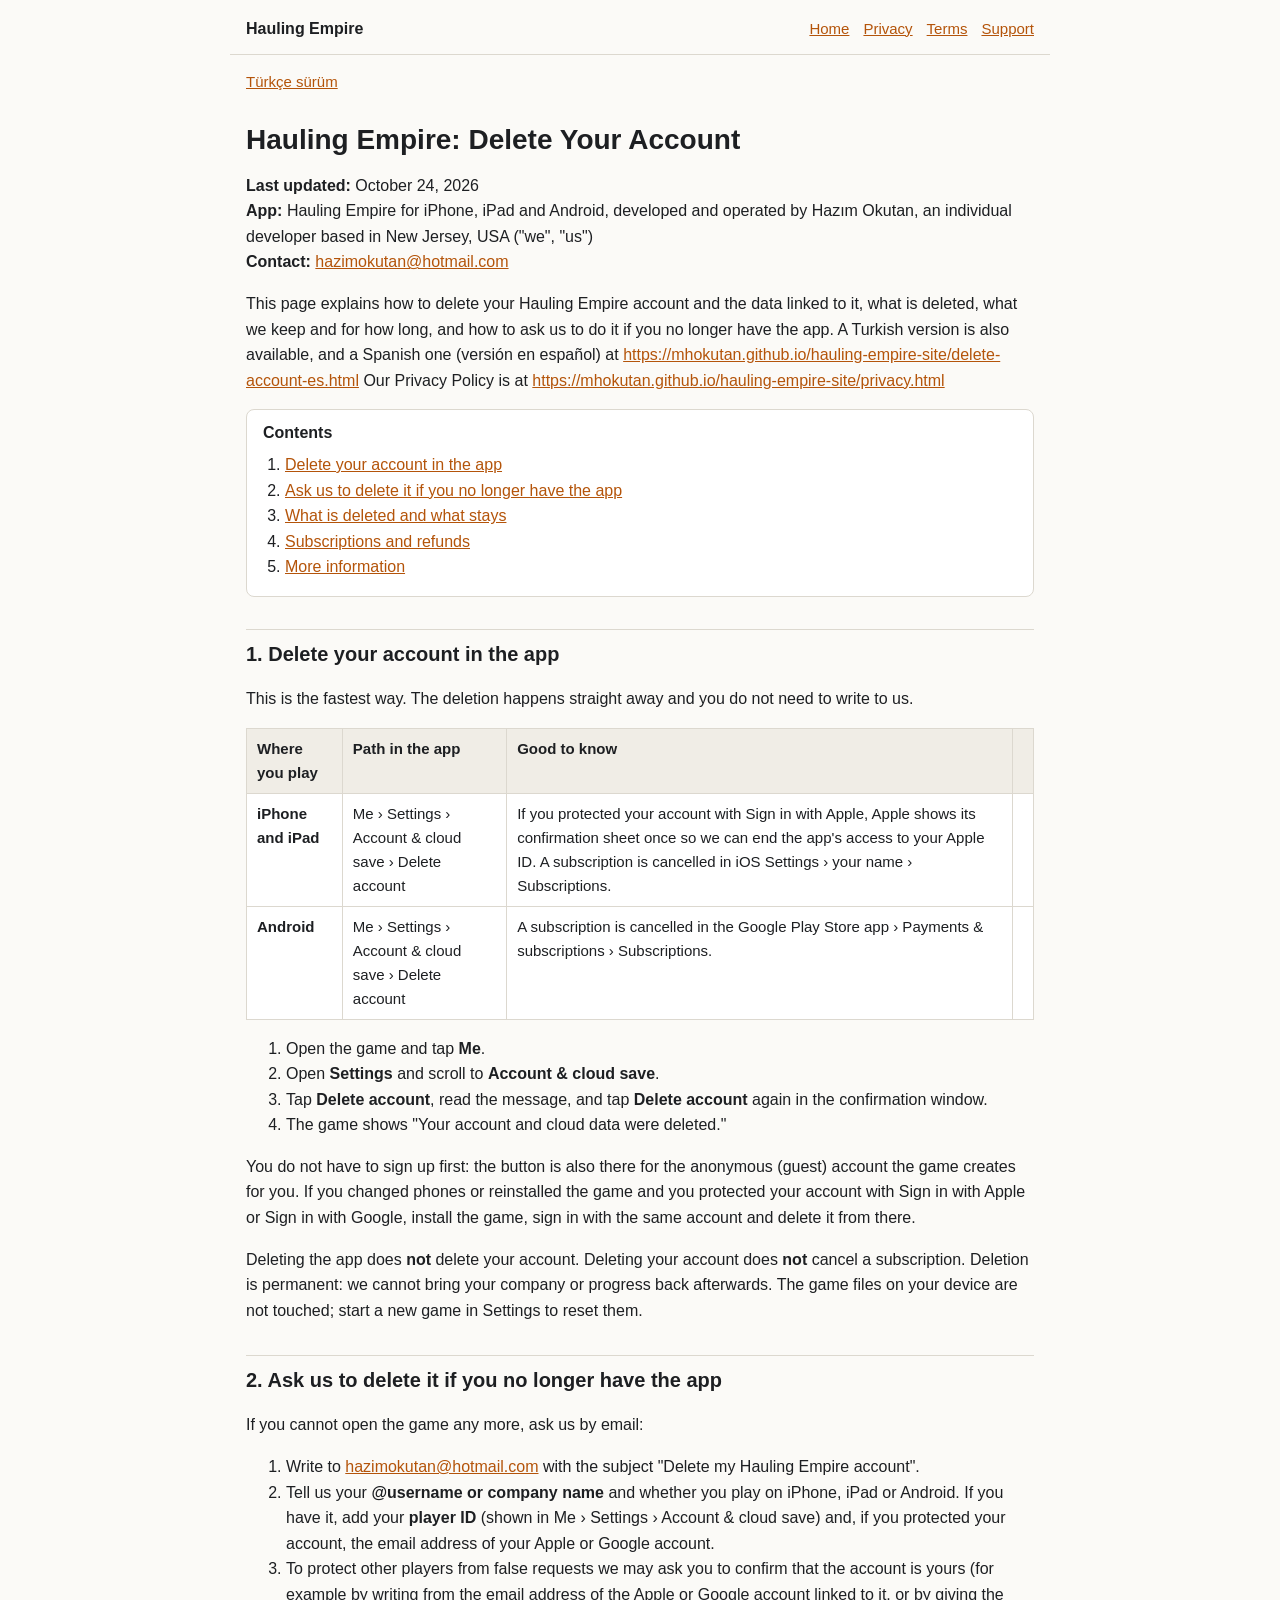
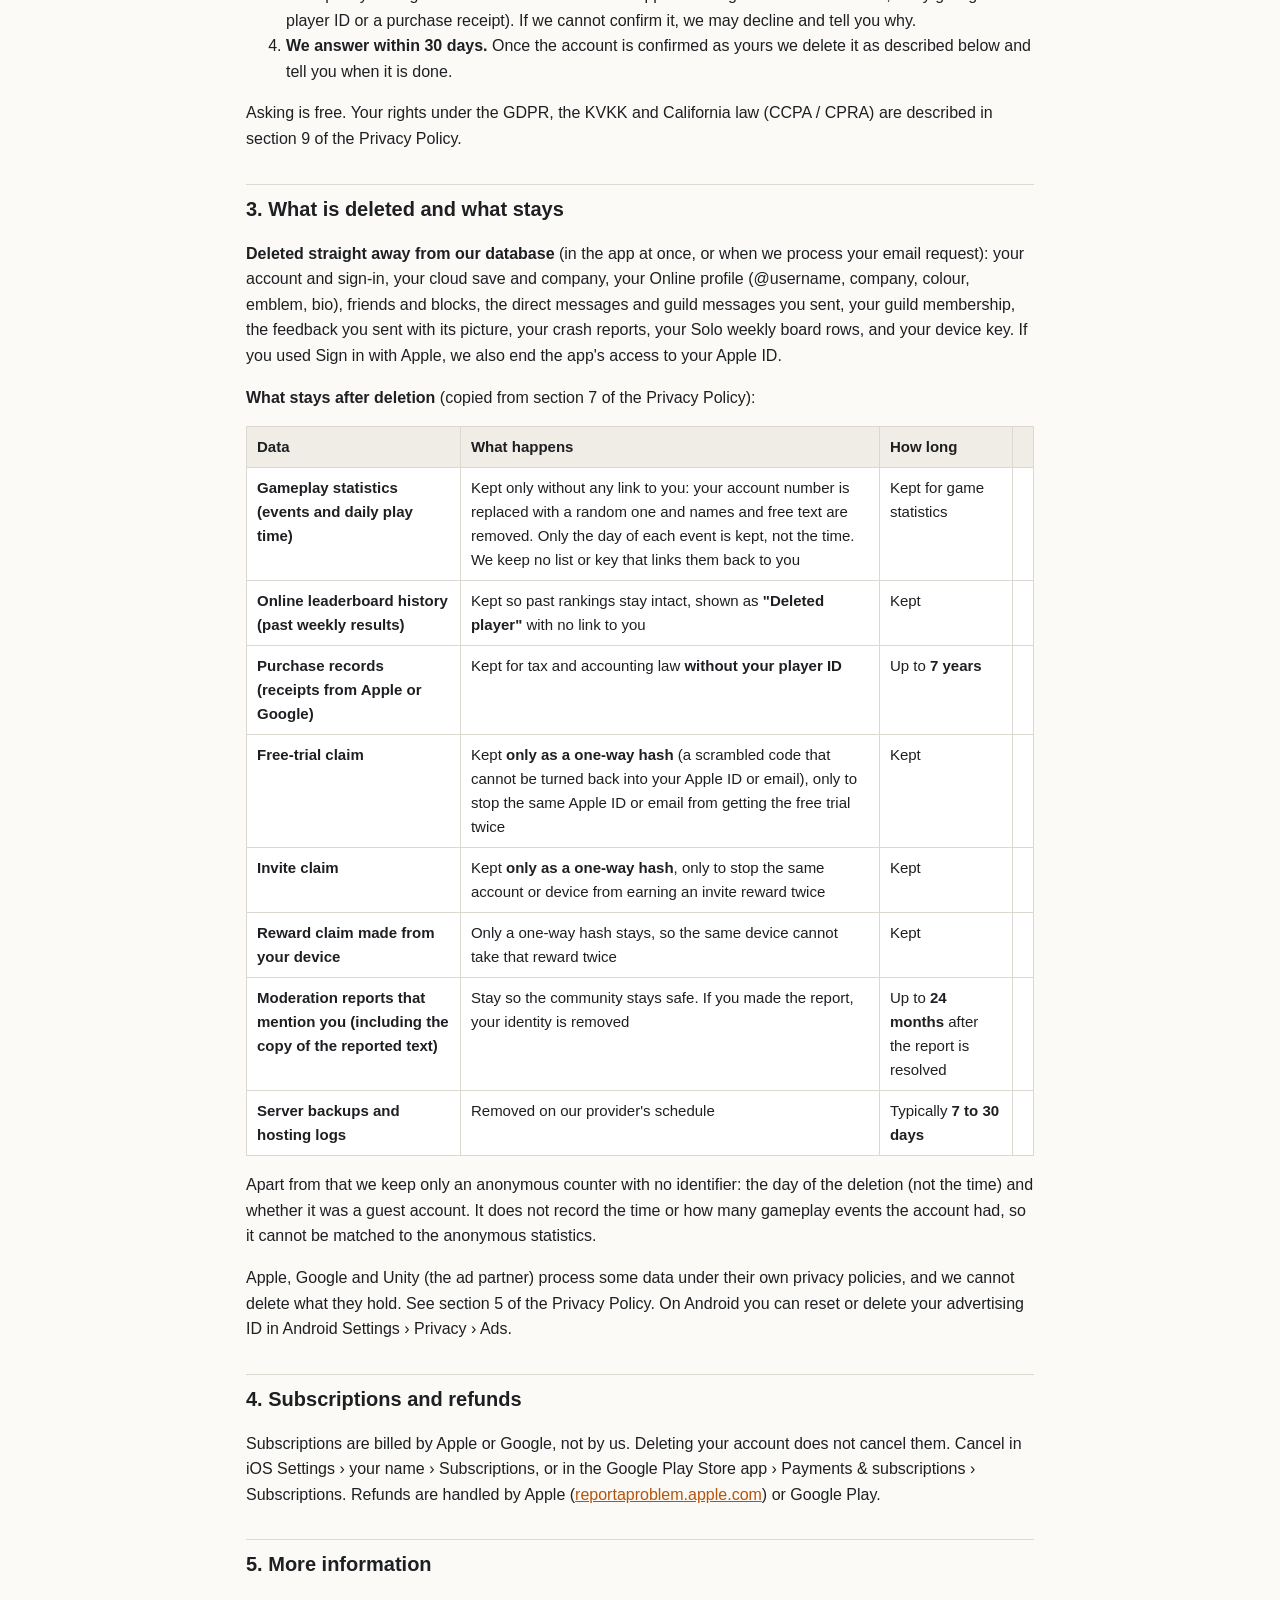
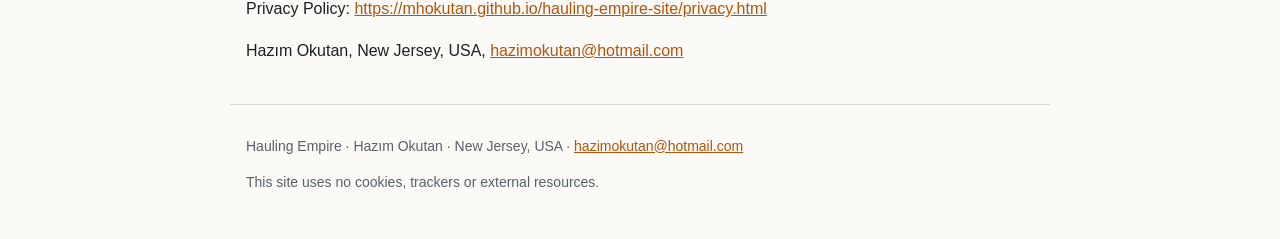
<file: delete-account.html>
<!doctype html>
<html lang="en">
<head>
<meta charset="utf-8">
<meta name="viewport" content="width=device-width, initial-scale=1">
<meta name="color-scheme" content="light dark">
<meta name="description" content="How to delete your Hauling Empire account, what is deleted and what stays, and how to ask us without the app.">
<meta name="referrer" content="no-referrer">
<title>Hauling Empire: Delete Your Account</title>
<link rel="stylesheet" href="style.css">
</head>
<body>
<a class="skip" href="#main">Skip to content</a>
<header><a class="brand" href="index.html">Hauling Empire</a>
<nav aria-label="Site"><ul><li><a href="index.html">Home</a></li><li><a href="privacy.html">Privacy</a></li><li><a href="terms.html">Terms</a></li><li><a href="support.html">Support</a></li></ul></nav></header>
<main id="main">
<p class="lang"><a href="delete-account-tr.html" hreflang="tr" lang="tr">Türkçe sürüm</a></p>
<h1>Hauling Empire: Delete Your Account</h1>
<p><strong>Last updated:</strong> October 24, 2026<br>
<strong>App:</strong> Hauling Empire for iPhone, iPad and Android, developed and operated by Hazım Okutan, an individual developer based in New Jersey, USA (&quot;we&quot;, &quot;us&quot;)<br>
<strong>Contact:</strong> <a href="mailto:hazimokutan@hotmail.com">hazimokutan@hotmail.com</a></p>
<p>This page explains how to delete your Hauling Empire account and the data linked to it, what is deleted, what we keep and for how long, and how to ask us to do it if you no longer have the app. A Turkish version is also available, and a Spanish one (versión en español) at <a href="https://mhokutan.github.io/hauling-empire-site/delete-account-es.html">https://mhokutan.github.io/hauling-empire-site/delete-account-es.html</a> Our Privacy Policy is at <a href="https://mhokutan.github.io/hauling-empire-site/privacy.html">https://mhokutan.github.io/hauling-empire-site/privacy.html</a></p>
<nav class="toc" aria-label="Contents"><strong>Contents</strong><ol><li><a href="#s1">Delete your account in the app</a></li><li><a href="#s2">Ask us to delete it if you no longer have the app</a></li><li><a href="#s3">What is deleted and what stays</a></li><li><a href="#s4">Subscriptions and refunds</a></li><li><a href="#s5">More information</a></li></ol></nav>
<h2 id="s1">1. Delete your account in the app</h2>
<p>This is the fastest way. The deletion happens straight away and you do not need to write to us.</p>
<div class="table"><table><thead><tr><th scope="col">Where you play</th><th scope="col">Path in the app</th><th scope="col">Good to know</th><th scope="col"></th></tr></thead><tbody><tr><th scope="row"><strong>iPhone and iPad</strong></th><td data-label="Path in the app">Me › Settings › Account &amp; cloud save › Delete account</td><td data-label="Good to know">If you protected your account with Sign in with Apple, Apple shows its confirmation sheet once so we can end the app's access to your Apple ID. A subscription is cancelled in iOS Settings › your name › Subscriptions.</td><td data-label=""></td></tr><tr><th scope="row"><strong>Android</strong></th><td data-label="Path in the app">Me › Settings › Account &amp; cloud save › Delete account</td><td data-label="Good to know">A subscription is cancelled in the Google Play Store app › Payments &amp; subscriptions › Subscriptions.</td><td data-label=""></td></tr></tbody></table></div>
<ol><li>Open the game and tap <strong>Me</strong>.</li><li>Open <strong>Settings</strong> and scroll to <strong>Account &amp; cloud save</strong>.</li><li>Tap <strong>Delete account</strong>, read the message, and tap <strong>Delete account</strong> again in the confirmation window.</li><li>The game shows &quot;Your account and cloud data were deleted.&quot;</li></ol>
<p>You do not have to sign up first: the button is also there for the anonymous (guest) account the game creates for you. If you changed phones or reinstalled the game and you protected your account with Sign in with Apple or Sign in with Google, install the game, sign in with the same account and delete it from there.</p>
<p>Deleting the app does <strong>not</strong> delete your account. Deleting your account does <strong>not</strong> cancel a subscription. Deletion is permanent: we cannot bring your company or progress back afterwards. The game files on your device are not touched; start a new game in Settings to reset them.</p>
<h2 id="s2">2. Ask us to delete it if you no longer have the app</h2>
<p>If you cannot open the game any more, ask us by email:</p>
<ol><li>Write to <a href="mailto:hazimokutan@hotmail.com">hazimokutan@hotmail.com</a> with the subject &quot;Delete my Hauling Empire account&quot;.</li><li>Tell us your <strong>@username or company name</strong> and whether you play on iPhone, iPad or Android. If you have it, add your <strong>player ID</strong> (shown in Me › Settings › Account &amp; cloud save) and, if you protected your account, the email address of your Apple or Google account.</li><li>To protect other players from false requests we may ask you to confirm that the account is yours (for example by writing from the email address of the Apple or Google account linked to it, or by giving the player ID or a purchase receipt). If we cannot confirm it, we may decline and tell you why.</li><li><strong>We answer within 30 days.</strong> Once the account is confirmed as yours we delete it as described below and tell you when it is done.</li></ol>
<p>Asking is free. Your rights under the GDPR, the KVKK and California law (CCPA / CPRA) are described in section 9 of the Privacy Policy.</p>
<h2 id="s3">3. What is deleted and what stays</h2>
<p><strong>Deleted straight away from our database</strong> (in the app at once, or when we process your email request): your account and sign-in, your cloud save and company, your Online profile (@username, company, colour, emblem, bio), friends and blocks, the direct messages and guild messages you sent, your guild membership, the feedback you sent with its picture, your crash reports, your Solo weekly board rows, and your device key. If you used Sign in with Apple, we also end the app's access to your Apple ID.</p>
<p><strong>What stays after deletion</strong> (copied from section 7 of the Privacy Policy):</p>
<div class="table"><table><thead><tr><th scope="col">Data</th><th scope="col">What happens</th><th scope="col">How long</th><th scope="col"></th></tr></thead><tbody><tr><th scope="row">Gameplay statistics (events and daily play time)</th><td data-label="What happens">Kept only without any link to you: your account number is replaced with a random one and names and free text are removed. Only the day of each event is kept, not the time. We keep no list or key that links them back to you</td><td data-label="How long">Kept for game statistics</td><td data-label=""></td></tr><tr><th scope="row">Online leaderboard history (past weekly results)</th><td data-label="What happens">Kept so past rankings stay intact, shown as <strong>&quot;Deleted player&quot;</strong> with no link to you</td><td data-label="How long">Kept</td><td data-label=""></td></tr><tr><th scope="row">Purchase records (receipts from Apple or Google)</th><td data-label="What happens">Kept for tax and accounting law <strong>without your player ID</strong></td><td data-label="How long">Up to <strong>7 years</strong></td><td data-label=""></td></tr><tr><th scope="row">Free-trial claim</th><td data-label="What happens">Kept <strong>only as a one-way hash</strong> (a scrambled code that cannot be turned back into your Apple ID or email), only to stop the same Apple ID or email from getting the free trial twice</td><td data-label="How long">Kept</td><td data-label=""></td></tr><tr><th scope="row">Invite claim</th><td data-label="What happens">Kept <strong>only as a one-way hash</strong>, only to stop the same account or device from earning an invite reward twice</td><td data-label="How long">Kept</td><td data-label=""></td></tr><tr><th scope="row">Reward claim made from your device</th><td data-label="What happens">Only a one-way hash stays, so the same device cannot take that reward twice</td><td data-label="How long">Kept</td><td data-label=""></td></tr><tr><th scope="row">Moderation reports that mention you (including the copy of the reported text)</th><td data-label="What happens">Stay so the community stays safe. If you made the report, your identity is removed</td><td data-label="How long">Up to <strong>24 months</strong> after the report is resolved</td><td data-label=""></td></tr><tr><th scope="row">Server backups and hosting logs</th><td data-label="What happens">Removed on our provider's schedule</td><td data-label="How long">Typically <strong>7 to 30 days</strong></td><td data-label=""></td></tr></tbody></table></div>
<p>Apart from that we keep only an anonymous counter with no identifier: the day of the deletion (not the time) and whether it was a guest account. It does not record the time or how many gameplay events the account had, so it cannot be matched to the anonymous statistics.</p>
<p>Apple, Google and Unity (the ad partner) process some data under their own privacy policies, and we cannot delete what they hold. See section 5 of the Privacy Policy. On Android you can reset or delete your advertising ID in Android Settings › Privacy › Ads.</p>
<h2 id="s4">4. Subscriptions and refunds</h2>
<p>Subscriptions are billed by Apple or Google, not by us. Deleting your account does not cancel them. Cancel in iOS Settings › your name › Subscriptions, or in the Google Play Store app › Payments &amp; subscriptions › Subscriptions. Refunds are handled by Apple (<a href="https://reportaproblem.apple.com">reportaproblem.apple.com</a>) or Google Play.</p>
<h2 id="s5">5. More information</h2>
<p>Privacy Policy: <a href="https://mhokutan.github.io/hauling-empire-site/privacy.html">https://mhokutan.github.io/hauling-empire-site/privacy.html</a></p>
<p>Hazım Okutan, New Jersey, USA, <a href="mailto:hazimokutan@hotmail.com">hazimokutan@hotmail.com</a></p>
</main>
<footer><p>Hauling Empire · Hazım Okutan · New Jersey, USA · <a href="mailto:hazimokutan@hotmail.com">hazimokutan@hotmail.com</a></p>
<p>This site uses no cookies, trackers or external resources.</p></footer>
</body>
</html>
</file>
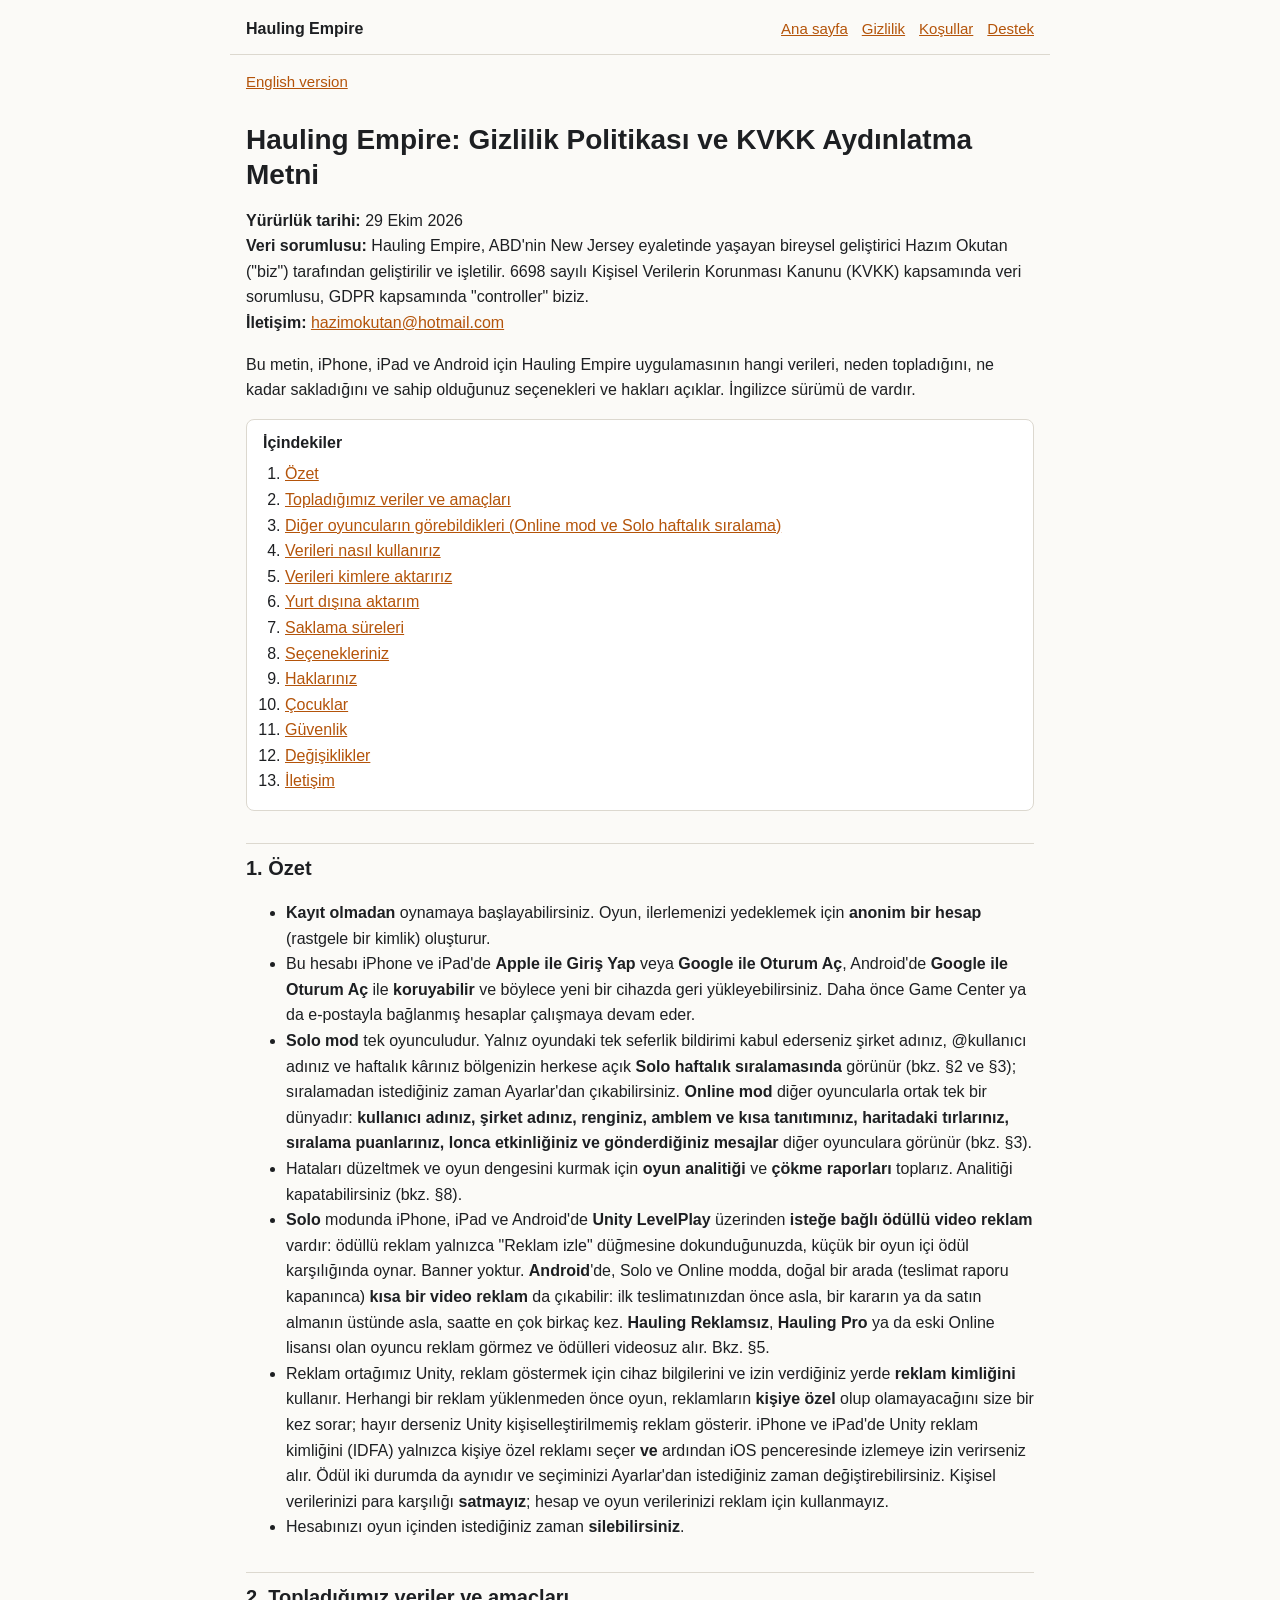
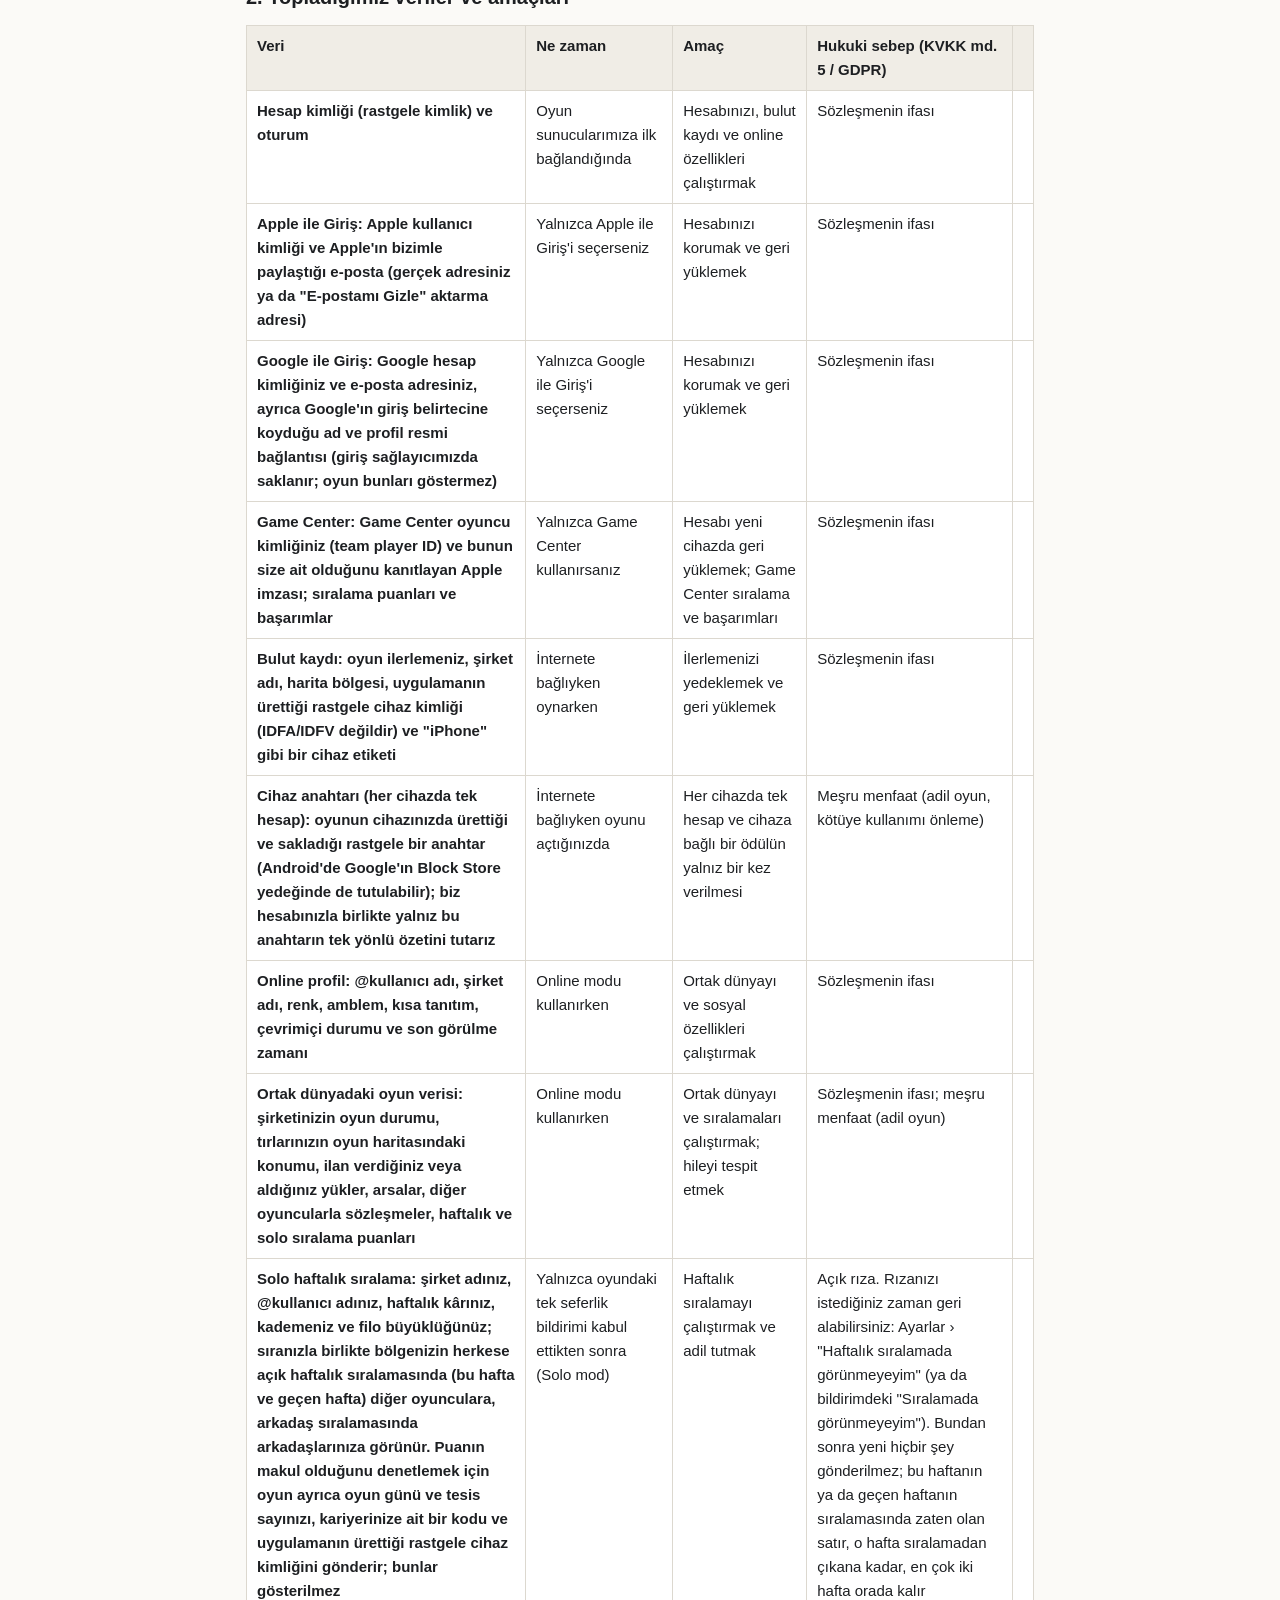
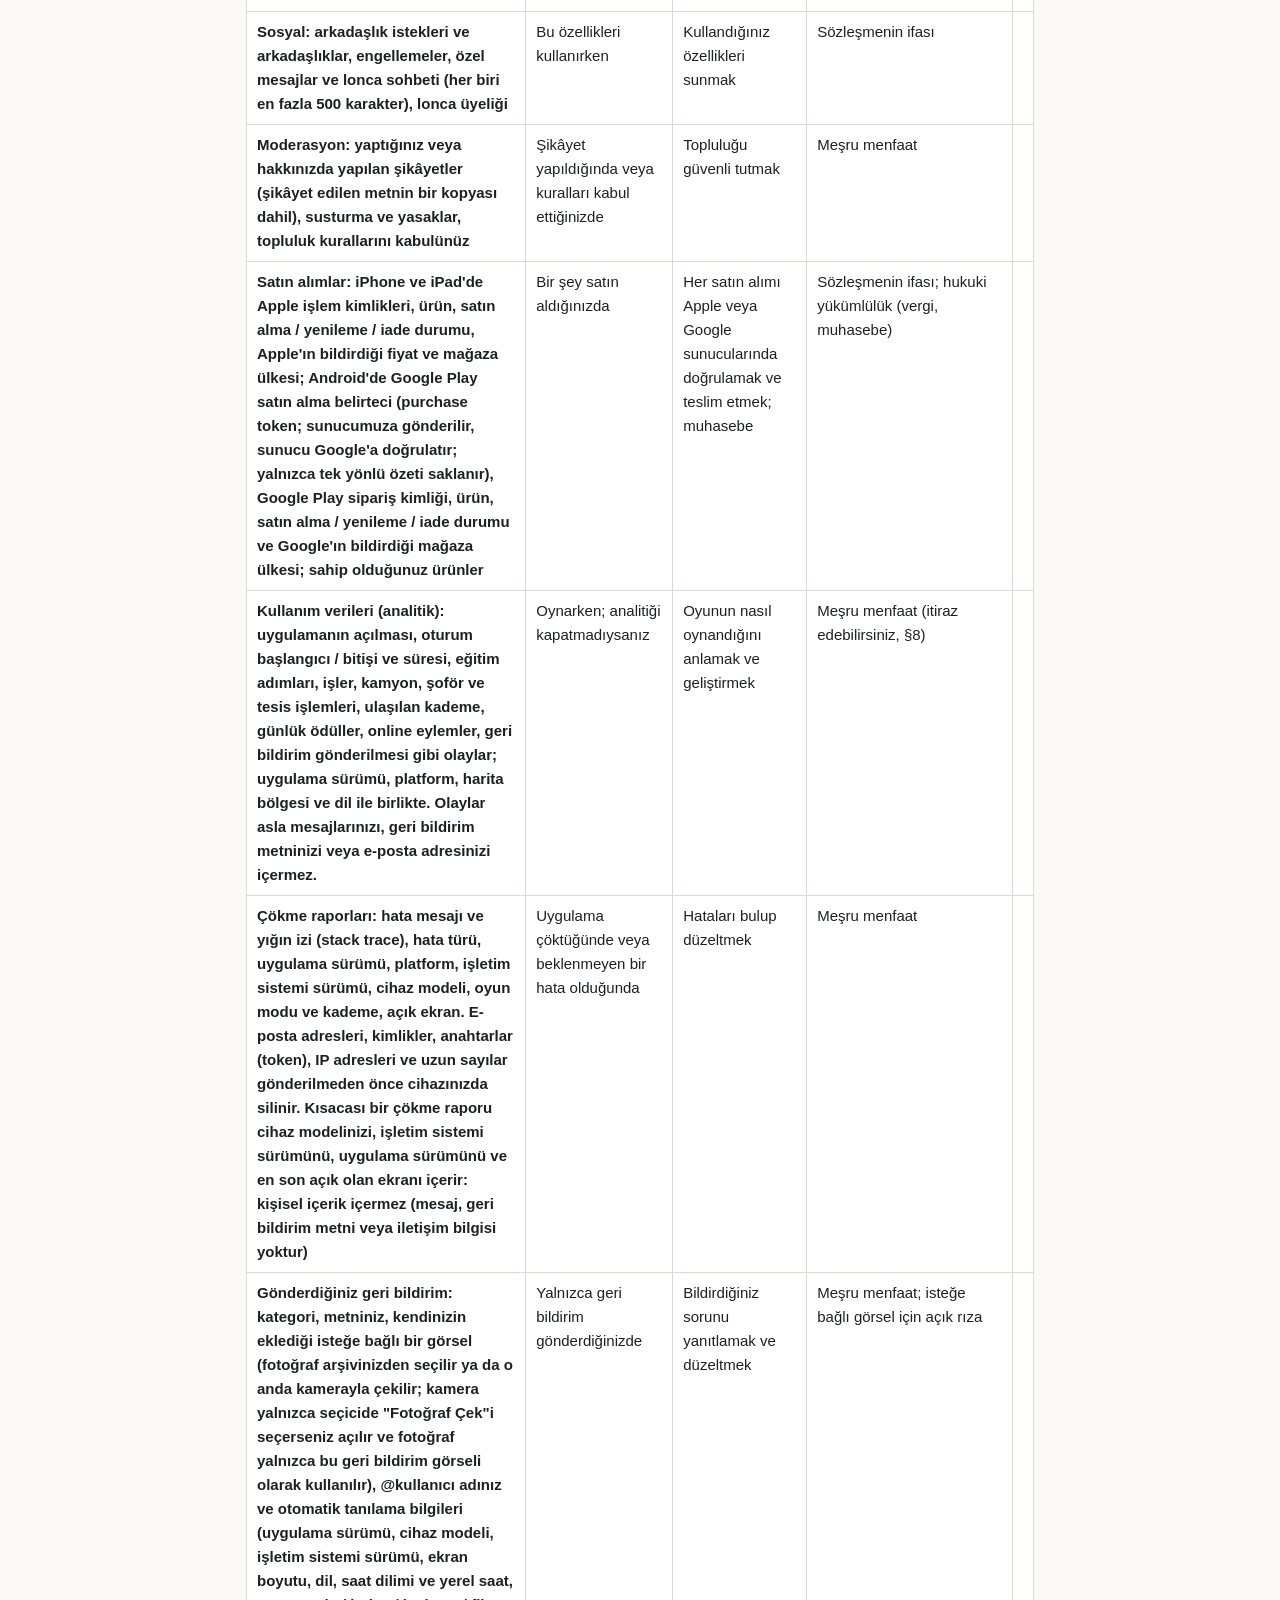
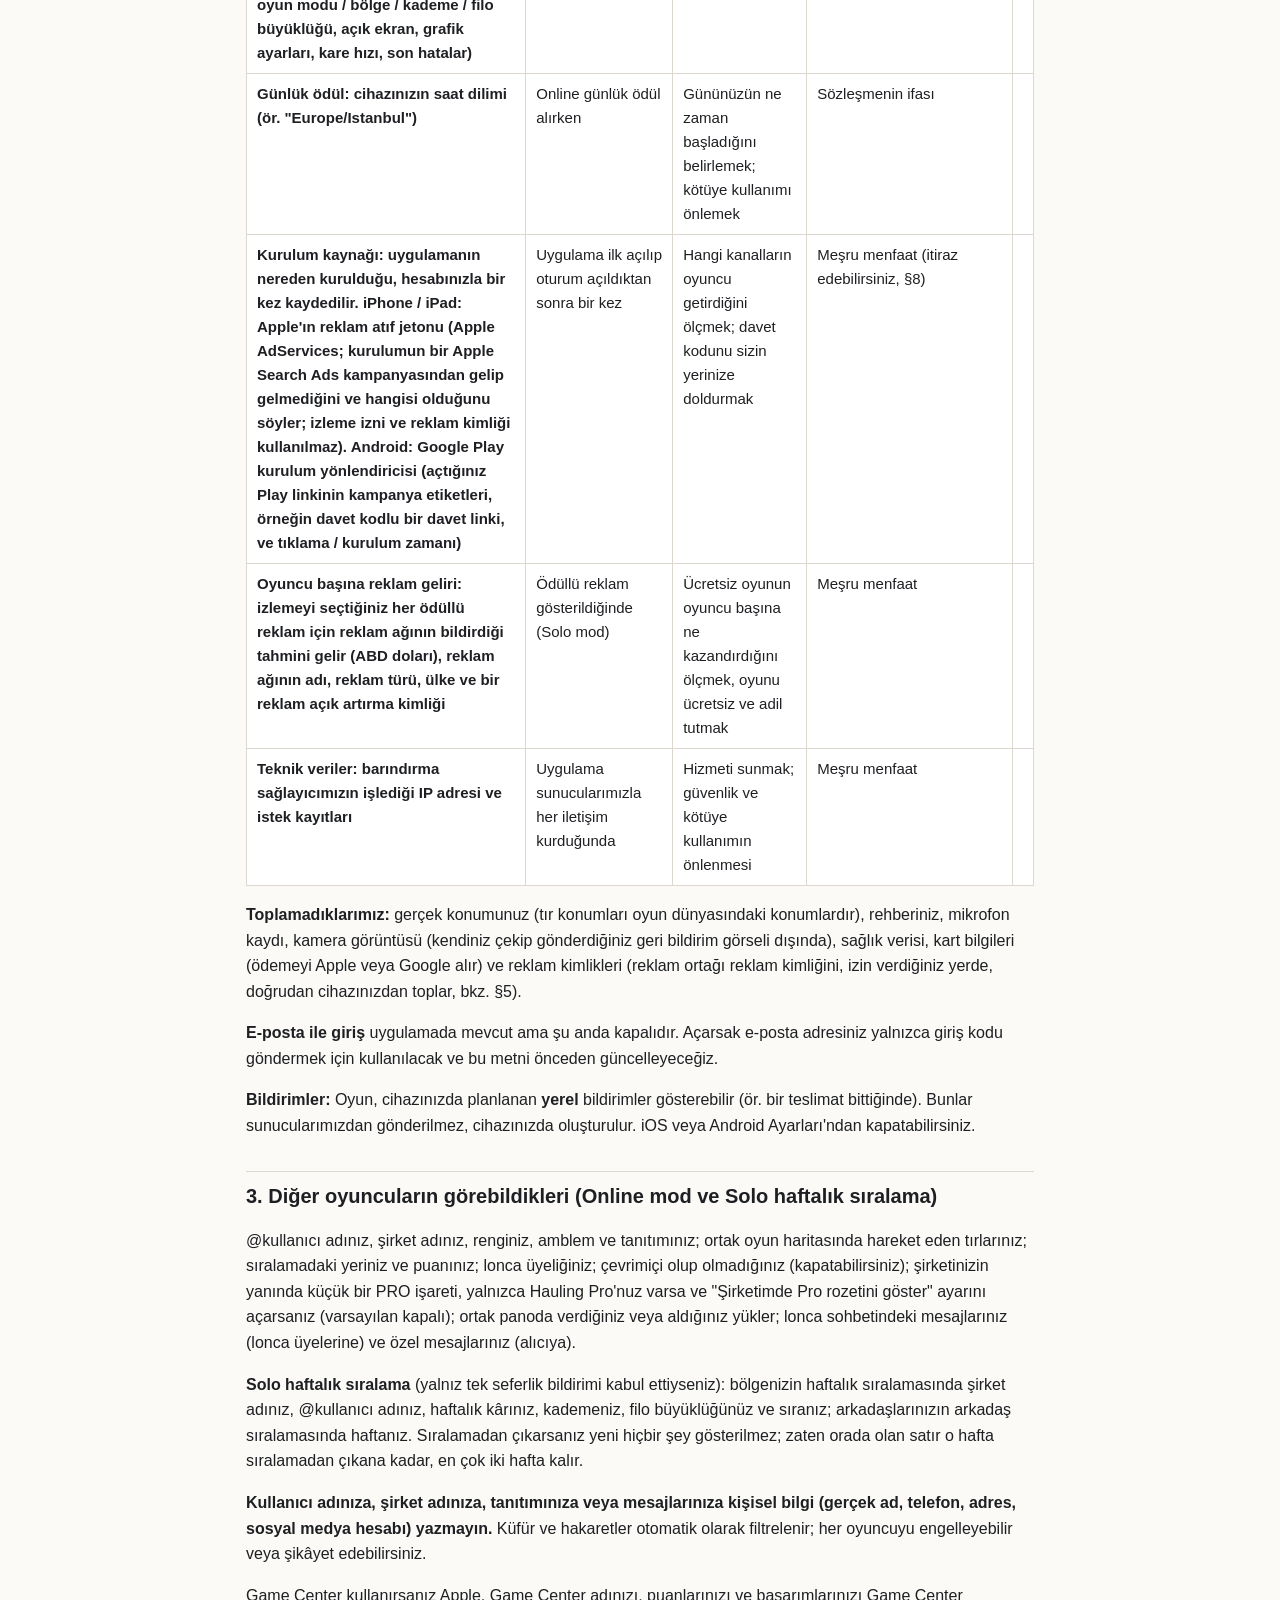
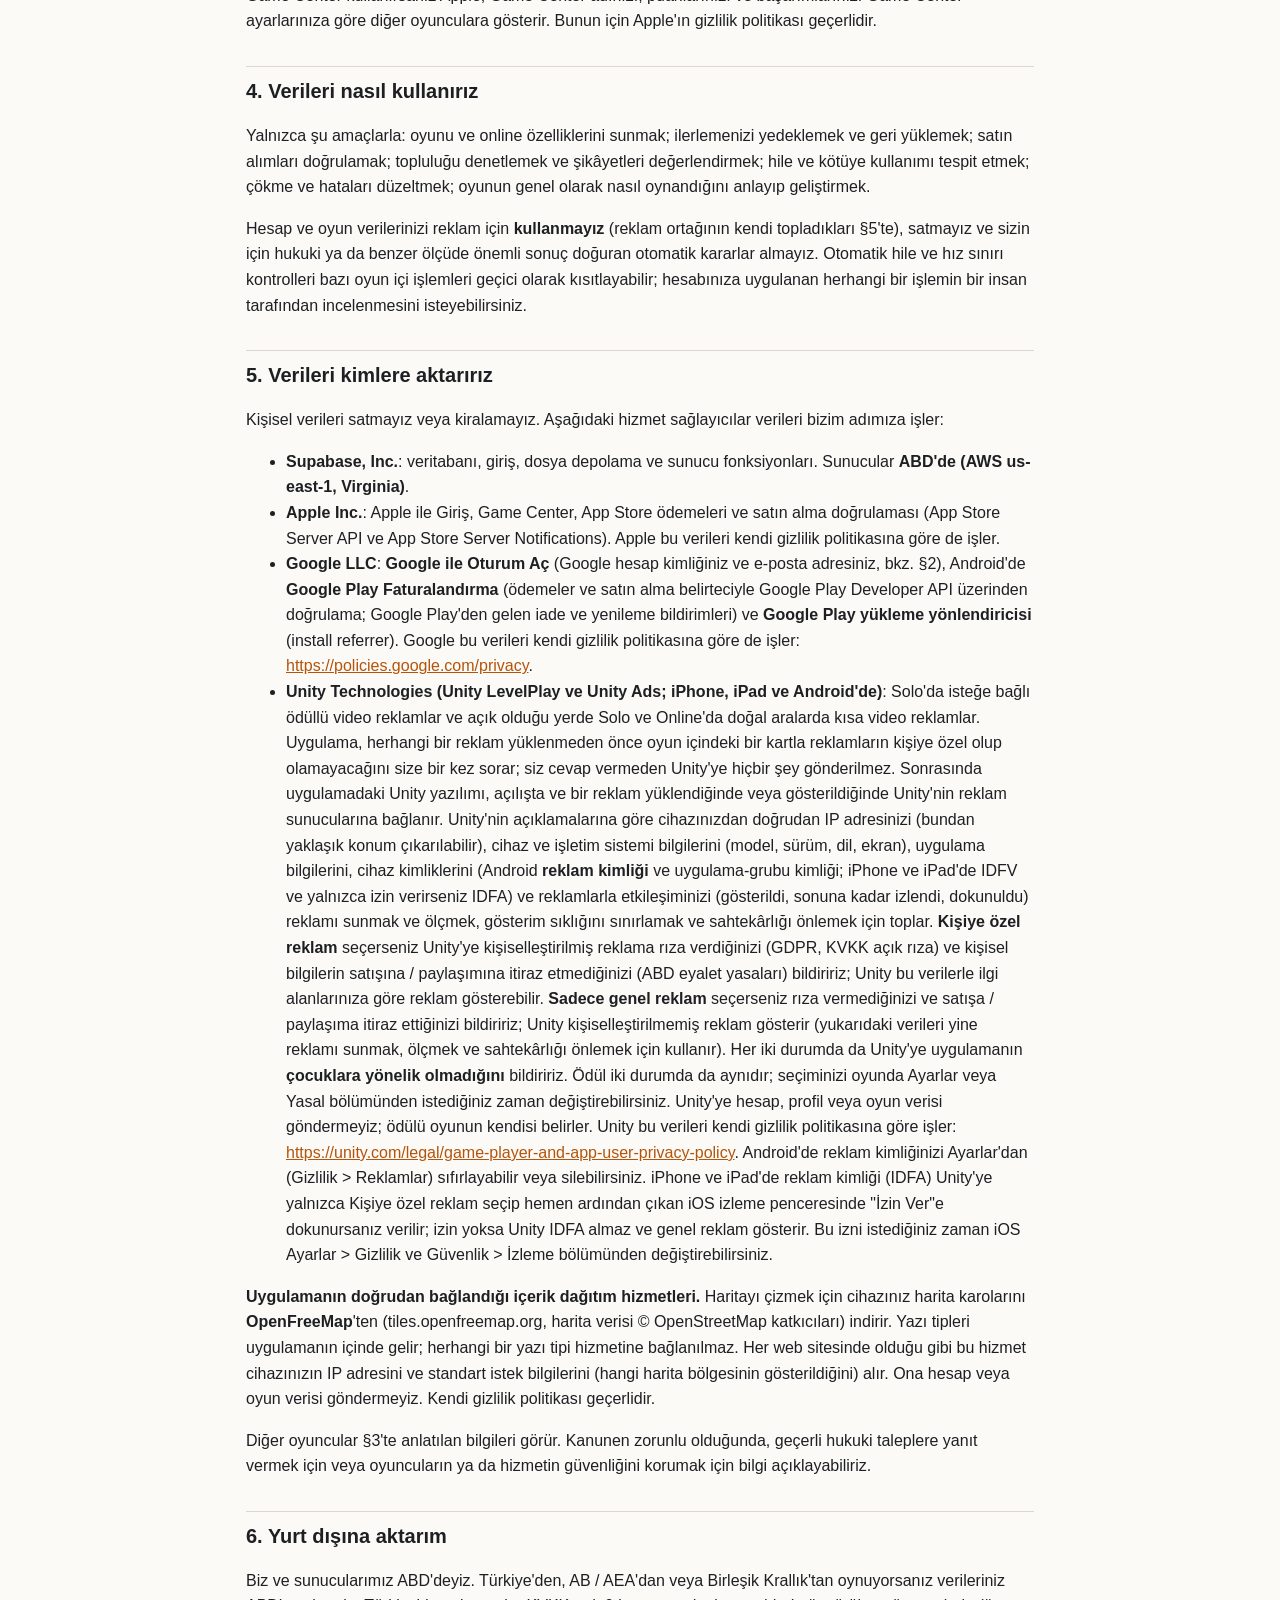
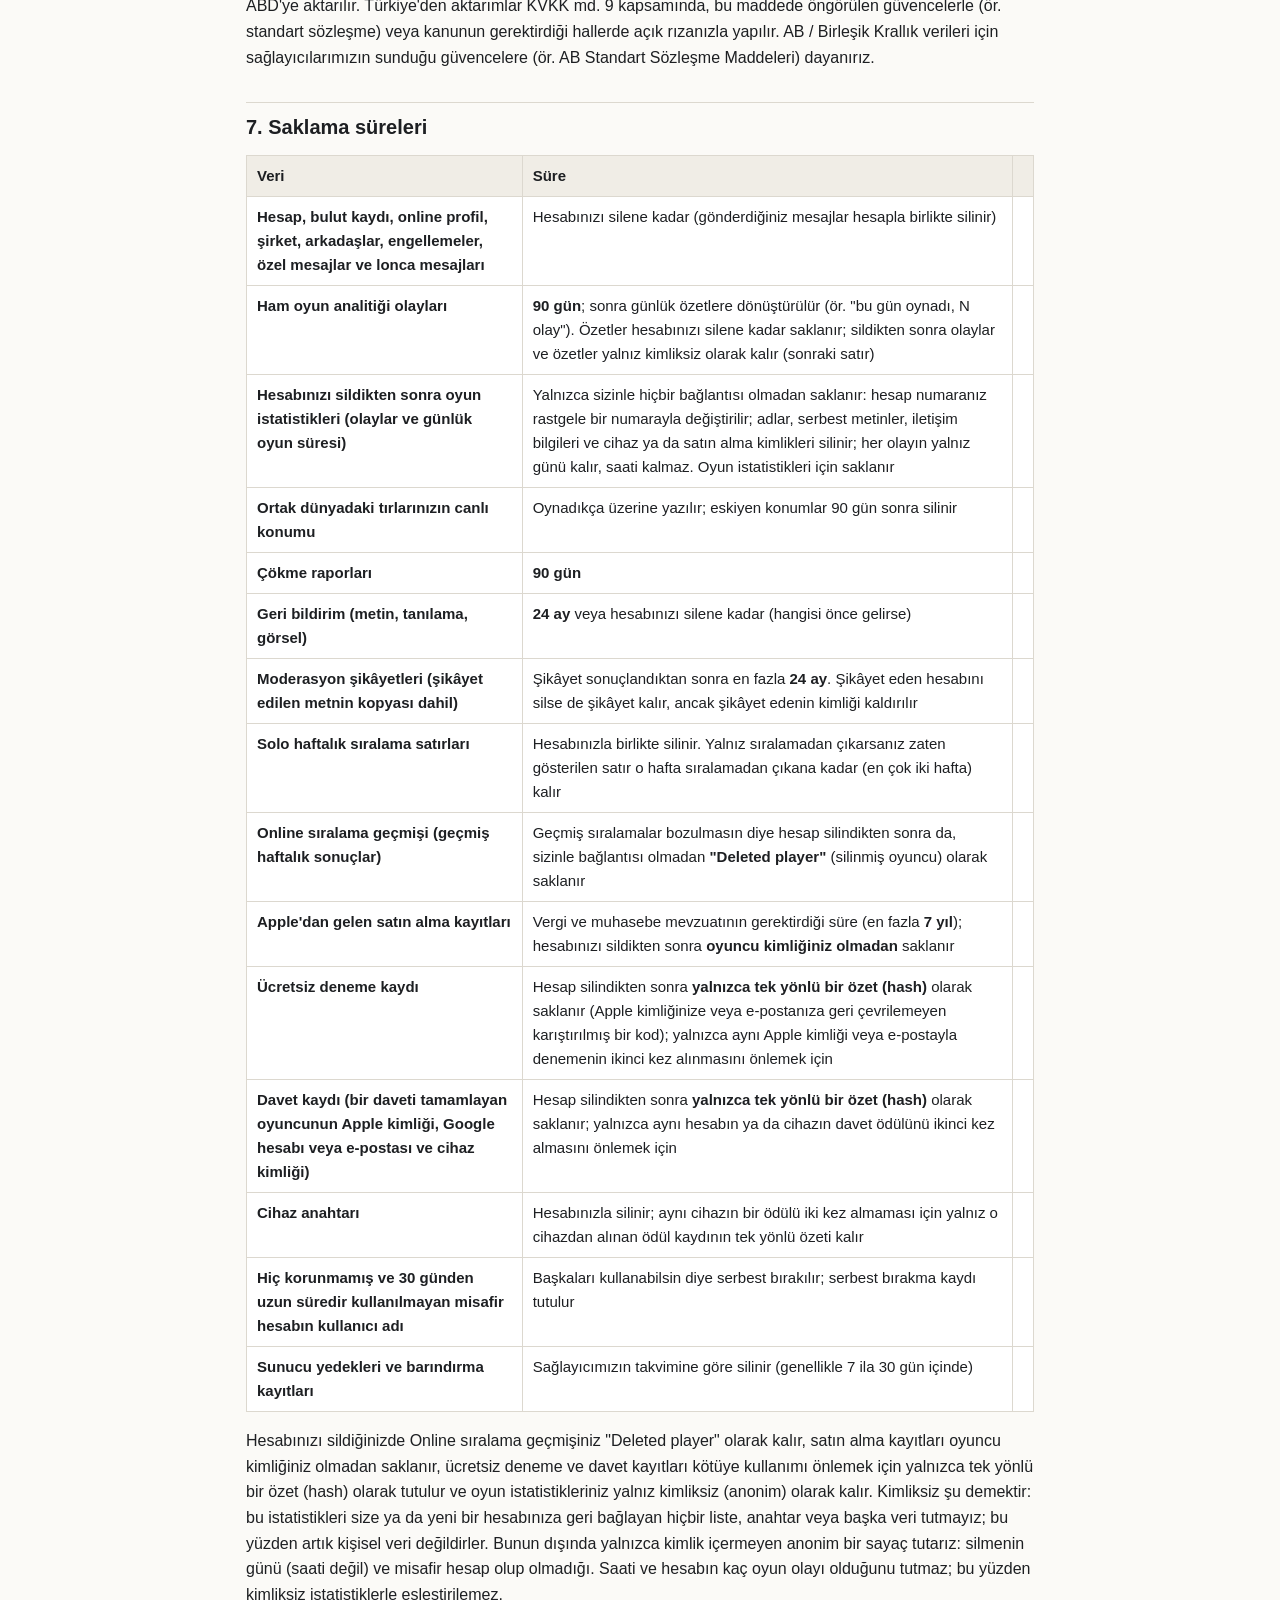
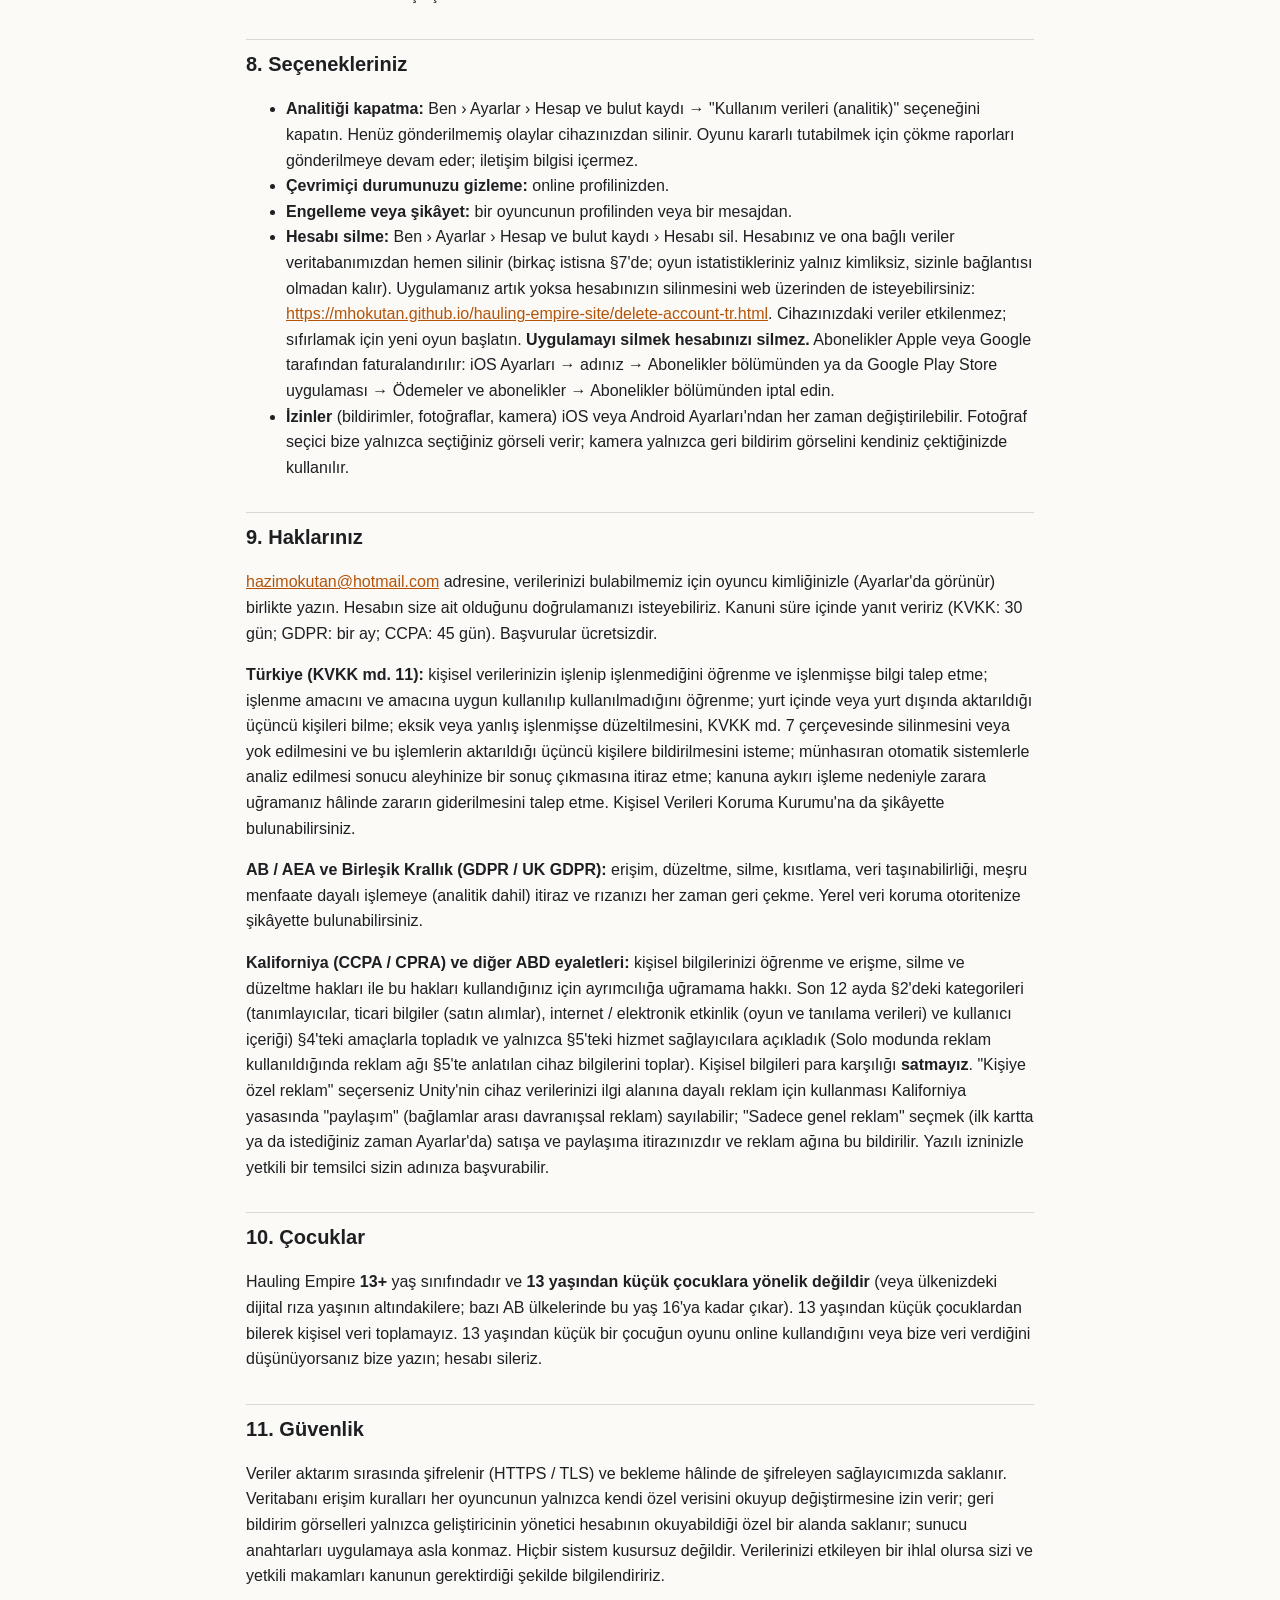
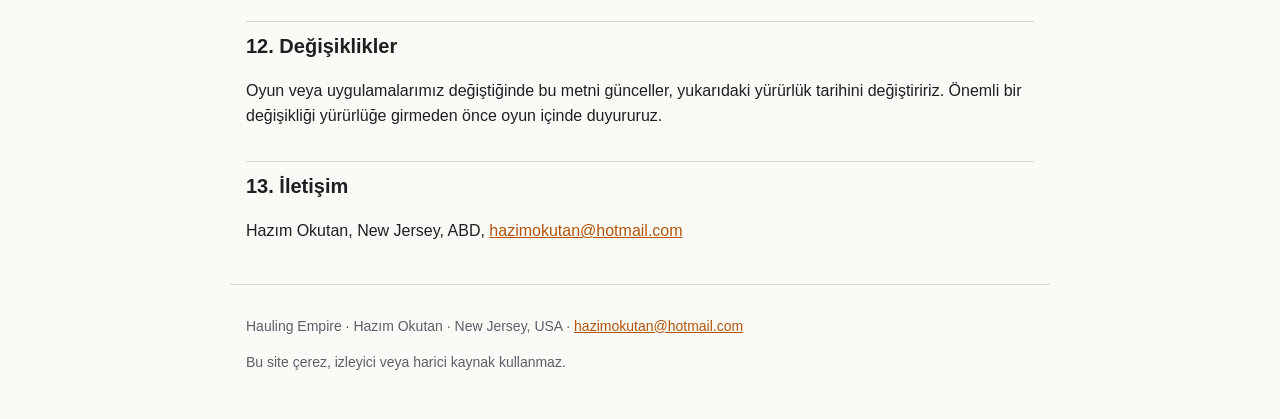
<file: privacy-tr.html>
<!doctype html>
<html lang="tr">
<head>
<meta charset="utf-8">
<meta name="viewport" content="width=device-width, initial-scale=1">
<meta name="color-scheme" content="light dark">
<meta name="description" content="Hauling Empire oyunu Gizlilik Politikası ve KVKK Aydınlatma Metni.">
<meta name="referrer" content="no-referrer">
<title>Hauling Empire: Gizlilik Politikası ve KVKK Aydınlatma Metni</title>
<link rel="stylesheet" href="style.css">
</head>
<body>
<a class="skip" href="#main">İçeriğe geç</a>
<header><a class="brand" href="index.html">Hauling Empire</a>
<nav aria-label="Site"><ul><li><a href="index.html">Ana sayfa</a></li><li><a href="privacy-tr.html">Gizlilik</a></li><li><a href="terms-tr.html">Koşullar</a></li><li><a href="support.html#tr">Destek</a></li></ul></nav></header>
<main id="main">
<p class="lang"><a href="privacy.html" hreflang="en" lang="en">English version</a></p>
<h1>Hauling Empire: Gizlilik Politikası ve KVKK Aydınlatma Metni</h1>
<p><strong>Yürürlük tarihi:</strong> 29 Ekim 2026<br>
<strong>Veri sorumlusu:</strong> Hauling Empire, ABD'nin New Jersey eyaletinde yaşayan bireysel geliştirici Hazım Okutan (&quot;biz&quot;) tarafından geliştirilir ve işletilir. 6698 sayılı Kişisel Verilerin Korunması Kanunu (KVKK) kapsamında veri sorumlusu, GDPR kapsamında &quot;controller&quot; biziz.<br>
<strong>İletişim:</strong> <a href="mailto:hazimokutan@hotmail.com">hazimokutan@hotmail.com</a></p>
<p>Bu metin, iPhone, iPad ve Android için Hauling Empire uygulamasının hangi verileri, neden topladığını, ne kadar sakladığını ve sahip olduğunuz seçenekleri ve hakları açıklar. İngilizce sürümü de vardır.</p>
<nav class="toc" aria-label="İçindekiler"><strong>İçindekiler</strong><ol><li><a href="#s1">Özet</a></li><li><a href="#s2">Topladığımız veriler ve amaçları</a></li><li><a href="#s3">Diğer oyuncuların görebildikleri (Online mod ve Solo haftalık sıralama)</a></li><li><a href="#s4">Verileri nasıl kullanırız</a></li><li><a href="#s5">Verileri kimlere aktarırız</a></li><li><a href="#s6">Yurt dışına aktarım</a></li><li><a href="#s7">Saklama süreleri</a></li><li><a href="#s8">Seçenekleriniz</a></li><li><a href="#s9">Haklarınız</a></li><li><a href="#s10">Çocuklar</a></li><li><a href="#s11">Güvenlik</a></li><li><a href="#s12">Değişiklikler</a></li><li><a href="#s13">İletişim</a></li></ol></nav>
<h2 id="s1">1. Özet</h2>
<ul><li><strong>Kayıt olmadan</strong> oynamaya başlayabilirsiniz. Oyun, ilerlemenizi yedeklemek için <strong>anonim bir hesap</strong> (rastgele bir kimlik) oluşturur.</li><li>Bu hesabı iPhone ve iPad'de <strong>Apple ile Giriş Yap</strong> veya <strong>Google ile Oturum Aç</strong>, Android'de <strong>Google ile Oturum Aç</strong> ile <strong>koruyabilir</strong> ve böylece yeni bir cihazda geri yükleyebilirsiniz. Daha önce Game Center ya da e-postayla bağlanmış hesaplar çalışmaya devam eder.</li><li><strong>Solo mod</strong> tek oyunculudur. Yalnız oyundaki tek seferlik bildirimi kabul ederseniz şirket adınız, @kullanıcı adınız ve haftalık kârınız bölgenizin herkese açık <strong>Solo haftalık sıralamasında</strong> görünür (bkz. §2 ve §3); sıralamadan istediğiniz zaman Ayarlar'dan çıkabilirsiniz. <strong>Online mod</strong> diğer oyuncularla ortak tek bir dünyadır: <strong>kullanıcı adınız, şirket adınız, renginiz, amblem ve kısa tanıtımınız, haritadaki tırlarınız, sıralama puanlarınız, lonca etkinliğiniz ve gönderdiğiniz mesajlar</strong> diğer oyunculara görünür (bkz. §3).</li><li>Hataları düzeltmek ve oyun dengesini kurmak için <strong>oyun analitiği</strong> ve <strong>çökme raporları</strong> toplarız. Analitiği kapatabilirsiniz (bkz. §8).</li><li><strong>Solo</strong> modunda iPhone, iPad ve Android'de <strong>Unity LevelPlay</strong> üzerinden <strong>isteğe bağlı ödüllü video reklam</strong> vardır: ödüllü reklam yalnızca &quot;Reklam izle&quot; düğmesine dokunduğunuzda, küçük bir oyun içi ödül karşılığında oynar. Banner yoktur. <strong>Android</strong>'de, Solo ve Online modda, doğal bir arada (teslimat raporu kapanınca) <strong>kısa bir video reklam</strong> da çıkabilir: ilk teslimatınızdan önce asla, bir kararın ya da satın almanın üstünde asla, saatte en çok birkaç kez. <strong>Hauling Reklamsız</strong>, <strong>Hauling Pro</strong> ya da eski Online lisansı olan oyuncu reklam görmez ve ödülleri videosuz alır. Bkz. §5.</li><li>Reklam ortağımız Unity, reklam göstermek için cihaz bilgilerini ve izin verdiğiniz yerde <strong>reklam kimliğini</strong> kullanır. Herhangi bir reklam yüklenmeden önce oyun, reklamların <strong>kişiye özel</strong> olup olamayacağını size bir kez sorar; hayır derseniz Unity kişiselleştirilmemiş reklam gösterir. iPhone ve iPad'de Unity reklam kimliğini (IDFA) yalnızca kişiye özel reklamı seçer <strong>ve</strong> ardından iOS penceresinde izlemeye izin verirseniz alır. Ödül iki durumda da aynıdır ve seçiminizi Ayarlar'dan istediğiniz zaman değiştirebilirsiniz. Kişisel verilerinizi para karşılığı <strong>satmayız</strong>; hesap ve oyun verilerinizi reklam için kullanmayız.</li><li>Hesabınızı oyun içinden istediğiniz zaman <strong>silebilirsiniz</strong>.</li></ul>
<h2 id="s2">2. Topladığımız veriler ve amaçları</h2>
<div class="table"><table><thead><tr><th scope="col">Veri</th><th scope="col">Ne zaman</th><th scope="col">Amaç</th><th scope="col">Hukuki sebep (KVKK md. 5 / GDPR)</th><th scope="col"></th></tr></thead><tbody><tr><th scope="row"><strong>Hesap kimliği</strong> (rastgele kimlik) ve oturum</th><td data-label="Ne zaman">Oyun sunucularımıza ilk bağlandığında</td><td data-label="Amaç">Hesabınızı, bulut kaydı ve online özellikleri çalıştırmak</td><td data-label="Hukuki sebep (KVKK md. 5 / GDPR)">Sözleşmenin ifası</td><td data-label=""></td></tr><tr><th scope="row"><strong>Apple ile Giriş:</strong> Apple kullanıcı kimliği ve Apple'ın bizimle paylaştığı e-posta (gerçek adresiniz ya da &quot;E-postamı Gizle&quot; aktarma adresi)</th><td data-label="Ne zaman">Yalnızca Apple ile Giriş'i seçerseniz</td><td data-label="Amaç">Hesabınızı korumak ve geri yüklemek</td><td data-label="Hukuki sebep (KVKK md. 5 / GDPR)">Sözleşmenin ifası</td><td data-label=""></td></tr><tr><th scope="row"><strong>Google ile Giriş:</strong> Google hesap kimliğiniz ve e-posta adresiniz, ayrıca Google'ın giriş belirtecine koyduğu ad ve profil resmi bağlantısı (giriş sağlayıcımızda saklanır; oyun bunları göstermez)</th><td data-label="Ne zaman">Yalnızca Google ile Giriş'i seçerseniz</td><td data-label="Amaç">Hesabınızı korumak ve geri yüklemek</td><td data-label="Hukuki sebep (KVKK md. 5 / GDPR)">Sözleşmenin ifası</td><td data-label=""></td></tr><tr><th scope="row"><strong>Game Center:</strong> Game Center oyuncu kimliğiniz (team player ID) ve bunun size ait olduğunu kanıtlayan Apple imzası; sıralama puanları ve başarımlar</th><td data-label="Ne zaman">Yalnızca Game Center kullanırsanız</td><td data-label="Amaç">Hesabı yeni cihazda geri yüklemek; Game Center sıralama ve başarımları</td><td data-label="Hukuki sebep (KVKK md. 5 / GDPR)">Sözleşmenin ifası</td><td data-label=""></td></tr><tr><th scope="row"><strong>Bulut kaydı:</strong> oyun ilerlemeniz, şirket adı, harita bölgesi, uygulamanın ürettiği rastgele cihaz kimliği (IDFA/IDFV değildir) ve &quot;iPhone&quot; gibi bir cihaz etiketi</th><td data-label="Ne zaman">İnternete bağlıyken oynarken</td><td data-label="Amaç">İlerlemenizi yedeklemek ve geri yüklemek</td><td data-label="Hukuki sebep (KVKK md. 5 / GDPR)">Sözleşmenin ifası</td><td data-label=""></td></tr><tr><th scope="row"><strong>Cihaz anahtarı (her cihazda tek hesap):</strong> oyunun cihazınızda ürettiği ve sakladığı rastgele bir anahtar (Android'de Google'ın Block Store yedeğinde de tutulabilir); biz hesabınızla birlikte yalnız bu anahtarın tek yönlü özetini tutarız</th><td data-label="Ne zaman">İnternete bağlıyken oyunu açtığınızda</td><td data-label="Amaç">Her cihazda tek hesap ve cihaza bağlı bir ödülün yalnız bir kez verilmesi</td><td data-label="Hukuki sebep (KVKK md. 5 / GDPR)">Meşru menfaat (adil oyun, kötüye kullanımı önleme)</td><td data-label=""></td></tr><tr><th scope="row"><strong>Online profil:</strong> @kullanıcı adı, şirket adı, renk, amblem, kısa tanıtım, çevrimiçi durumu ve son görülme zamanı</th><td data-label="Ne zaman">Online modu kullanırken</td><td data-label="Amaç">Ortak dünyayı ve sosyal özellikleri çalıştırmak</td><td data-label="Hukuki sebep (KVKK md. 5 / GDPR)">Sözleşmenin ifası</td><td data-label=""></td></tr><tr><th scope="row"><strong>Ortak dünyadaki oyun verisi:</strong> şirketinizin oyun durumu, tırlarınızın <strong>oyun haritasındaki</strong> konumu, ilan verdiğiniz veya aldığınız yükler, arsalar, diğer oyuncularla sözleşmeler, haftalık ve solo sıralama puanları</th><td data-label="Ne zaman">Online modu kullanırken</td><td data-label="Amaç">Ortak dünyayı ve sıralamaları çalıştırmak; hileyi tespit etmek</td><td data-label="Hukuki sebep (KVKK md. 5 / GDPR)">Sözleşmenin ifası; meşru menfaat (adil oyun)</td><td data-label=""></td></tr><tr><th scope="row"><strong>Solo haftalık sıralama:</strong> şirket adınız, @kullanıcı adınız, haftalık kârınız, kademeniz ve filo büyüklüğünüz; sıranızla birlikte bölgenizin herkese açık haftalık sıralamasında (bu hafta ve geçen hafta) diğer oyunculara, arkadaş sıralamasında arkadaşlarınıza görünür. Puanın makul olduğunu denetlemek için oyun ayrıca oyun günü ve tesis sayınızı, kariyerinize ait bir kodu ve uygulamanın ürettiği rastgele cihaz kimliğini gönderir; bunlar gösterilmez</th><td data-label="Ne zaman">Yalnızca oyundaki tek seferlik bildirimi kabul ettikten sonra (Solo mod)</td><td data-label="Amaç">Haftalık sıralamayı çalıştırmak ve adil tutmak</td><td data-label="Hukuki sebep (KVKK md. 5 / GDPR)">Açık rıza. Rızanızı istediğiniz zaman geri alabilirsiniz: Ayarlar › &quot;Haftalık sıralamada görünmeyeyim&quot; (ya da bildirimdeki &quot;Sıralamada görünmeyeyim&quot;). Bundan sonra yeni hiçbir şey gönderilmez; bu haftanın ya da geçen haftanın sıralamasında zaten olan satır, o hafta sıralamadan çıkana kadar, en çok iki hafta orada kalır</td><td data-label=""></td></tr><tr><th scope="row"><strong>Sosyal:</strong> arkadaşlık istekleri ve arkadaşlıklar, engellemeler, <strong>özel mesajlar</strong> ve <strong>lonca sohbeti</strong> (her biri en fazla 500 karakter), lonca üyeliği</th><td data-label="Ne zaman">Bu özellikleri kullanırken</td><td data-label="Amaç">Kullandığınız özellikleri sunmak</td><td data-label="Hukuki sebep (KVKK md. 5 / GDPR)">Sözleşmenin ifası</td><td data-label=""></td></tr><tr><th scope="row"><strong>Moderasyon:</strong> yaptığınız veya hakkınızda yapılan şikâyetler (şikâyet edilen metnin bir kopyası dahil), susturma ve yasaklar, topluluk kurallarını kabulünüz</th><td data-label="Ne zaman">Şikâyet yapıldığında veya kuralları kabul ettiğinizde</td><td data-label="Amaç">Topluluğu güvenli tutmak</td><td data-label="Hukuki sebep (KVKK md. 5 / GDPR)">Meşru menfaat</td><td data-label=""></td></tr><tr><th scope="row"><strong>Satın alımlar:</strong> iPhone ve iPad'de Apple işlem kimlikleri, ürün, satın alma / yenileme / iade durumu, Apple'ın bildirdiği fiyat ve mağaza ülkesi; Android'de <strong>Google Play satın alma belirteci</strong> (purchase token; sunucumuza gönderilir, sunucu Google'a doğrulatır; yalnızca tek yönlü özeti saklanır), Google Play sipariş kimliği, ürün, satın alma / yenileme / iade durumu ve Google'ın bildirdiği mağaza ülkesi; sahip olduğunuz ürünler</th><td data-label="Ne zaman">Bir şey satın aldığınızda</td><td data-label="Amaç">Her satın alımı Apple veya Google sunucularında doğrulamak ve teslim etmek; muhasebe</td><td data-label="Hukuki sebep (KVKK md. 5 / GDPR)">Sözleşmenin ifası; hukuki yükümlülük (vergi, muhasebe)</td><td data-label=""></td></tr><tr><th scope="row"><strong>Kullanım verileri (analitik):</strong> uygulamanın açılması, oturum başlangıcı / bitişi ve süresi, eğitim adımları, işler, kamyon, şoför ve tesis işlemleri, ulaşılan kademe, günlük ödüller, online eylemler, geri bildirim gönderilmesi gibi olaylar; uygulama sürümü, platform, harita bölgesi ve dil ile birlikte. <strong>Olaylar asla mesajlarınızı, geri bildirim metninizi veya e-posta adresinizi içermez.</strong></th><td data-label="Ne zaman">Oynarken; analitiği kapatmadıysanız</td><td data-label="Amaç">Oyunun nasıl oynandığını anlamak ve geliştirmek</td><td data-label="Hukuki sebep (KVKK md. 5 / GDPR)">Meşru menfaat (itiraz edebilirsiniz, §8)</td><td data-label=""></td></tr><tr><th scope="row"><strong>Çökme raporları:</strong> hata mesajı ve yığın izi (stack trace), hata türü, uygulama sürümü, platform, işletim sistemi sürümü, cihaz modeli, oyun modu ve kademe, açık ekran. E-posta adresleri, kimlikler, anahtarlar (token), IP adresleri ve uzun sayılar gönderilmeden önce <strong>cihazınızda</strong> silinir. Kısacası bir çökme raporu cihaz modelinizi, işletim sistemi sürümünü, uygulama sürümünü ve en son açık olan ekranı içerir: <strong>kişisel içerik içermez</strong> (mesaj, geri bildirim metni veya iletişim bilgisi yoktur)</th><td data-label="Ne zaman">Uygulama çöktüğünde veya beklenmeyen bir hata olduğunda</td><td data-label="Amaç">Hataları bulup düzeltmek</td><td data-label="Hukuki sebep (KVKK md. 5 / GDPR)">Meşru menfaat</td><td data-label=""></td></tr><tr><th scope="row"><strong>Gönderdiğiniz geri bildirim:</strong> kategori, metniniz, <strong>kendinizin eklediği</strong> isteğe bağlı bir görsel (fotoğraf arşivinizden seçilir ya da o anda kamerayla çekilir; kamera yalnızca seçicide &quot;Fotoğraf Çek&quot;i seçerseniz açılır ve fotoğraf yalnızca bu geri bildirim görseli olarak kullanılır), @kullanıcı adınız ve otomatik tanılama bilgileri (uygulama sürümü, cihaz modeli, işletim sistemi sürümü, ekran boyutu, dil, saat dilimi ve yerel saat, oyun modu / bölge / kademe / filo büyüklüğü, açık ekran, grafik ayarları, kare hızı, son hatalar)</th><td data-label="Ne zaman">Yalnızca geri bildirim gönderdiğinizde</td><td data-label="Amaç">Bildirdiğiniz sorunu yanıtlamak ve düzeltmek</td><td data-label="Hukuki sebep (KVKK md. 5 / GDPR)">Meşru menfaat; isteğe bağlı görsel için açık rıza</td><td data-label=""></td></tr><tr><th scope="row"><strong>Günlük ödül:</strong> cihazınızın saat dilimi (ör. &quot;Europe/Istanbul&quot;)</th><td data-label="Ne zaman">Online günlük ödül alırken</td><td data-label="Amaç">Gününüzün ne zaman başladığını belirlemek; kötüye kullanımı önlemek</td><td data-label="Hukuki sebep (KVKK md. 5 / GDPR)">Sözleşmenin ifası</td><td data-label=""></td></tr><tr><th scope="row"><strong>Kurulum kaynağı:</strong> uygulamanın nereden kurulduğu, hesabınızla bir kez kaydedilir. iPhone / iPad: Apple'ın reklam atıf jetonu (Apple AdServices; kurulumun bir Apple Search Ads kampanyasından gelip gelmediğini ve hangisi olduğunu söyler; izleme izni ve reklam kimliği kullanılmaz). Android: Google Play kurulum yönlendiricisi (açtığınız Play linkinin kampanya etiketleri, örneğin davet kodlu bir davet linki, ve tıklama / kurulum zamanı)</th><td data-label="Ne zaman">Uygulama ilk açılıp oturum açıldıktan sonra bir kez</td><td data-label="Amaç">Hangi kanalların oyuncu getirdiğini ölçmek; davet kodunu sizin yerinize doldurmak</td><td data-label="Hukuki sebep (KVKK md. 5 / GDPR)">Meşru menfaat (itiraz edebilirsiniz, §8)</td><td data-label=""></td></tr><tr><th scope="row"><strong>Oyuncu başına reklam geliri:</strong> izlemeyi seçtiğiniz her ödüllü reklam için reklam ağının bildirdiği tahmini gelir (ABD doları), reklam ağının adı, reklam türü, ülke ve bir reklam açık artırma kimliği</th><td data-label="Ne zaman">Ödüllü reklam gösterildiğinde (Solo mod)</td><td data-label="Amaç">Ücretsiz oyunun oyuncu başına ne kazandırdığını ölçmek, oyunu ücretsiz ve adil tutmak</td><td data-label="Hukuki sebep (KVKK md. 5 / GDPR)">Meşru menfaat</td><td data-label=""></td></tr><tr><th scope="row"><strong>Teknik veriler:</strong> barındırma sağlayıcımızın işlediği IP adresi ve istek kayıtları</th><td data-label="Ne zaman">Uygulama sunucularımızla her iletişim kurduğunda</td><td data-label="Amaç">Hizmeti sunmak; güvenlik ve kötüye kullanımın önlenmesi</td><td data-label="Hukuki sebep (KVKK md. 5 / GDPR)">Meşru menfaat</td><td data-label=""></td></tr></tbody></table></div>
<p><strong>Toplamadıklarımız:</strong> gerçek konumunuz (tır konumları oyun dünyasındaki konumlardır), rehberiniz, mikrofon kaydı, kamera görüntüsü (kendiniz çekip gönderdiğiniz geri bildirim görseli dışında), sağlık verisi, kart bilgileri (ödemeyi Apple veya Google alır) ve reklam kimlikleri (reklam ortağı reklam kimliğini, izin verdiğiniz yerde, doğrudan cihazınızdan toplar, bkz. §5).</p>
<p><strong>E-posta ile giriş</strong> uygulamada mevcut ama şu anda kapalıdır. Açarsak e-posta adresiniz yalnızca giriş kodu göndermek için kullanılacak ve bu metni önceden güncelleyeceğiz.</p>
<p><strong>Bildirimler:</strong> Oyun, cihazınızda planlanan <strong>yerel</strong> bildirimler gösterebilir (ör. bir teslimat bittiğinde). Bunlar sunucularımızdan gönderilmez, cihazınızda oluşturulur. iOS veya Android Ayarları'ndan kapatabilirsiniz.</p>
<h2 id="s3">3. Diğer oyuncuların görebildikleri (Online mod ve Solo haftalık sıralama)</h2>
<p>@kullanıcı adınız, şirket adınız, renginiz, amblem ve tanıtımınız; ortak oyun haritasında hareket eden tırlarınız; sıralamadaki yeriniz ve puanınız; lonca üyeliğiniz; çevrimiçi olup olmadığınız (kapatabilirsiniz); şirketinizin yanında küçük bir PRO işareti, yalnızca Hauling Pro'nuz varsa ve &quot;Şirketimde Pro rozetini göster&quot; ayarını açarsanız (varsayılan kapalı); ortak panoda verdiğiniz veya aldığınız yükler; lonca sohbetindeki mesajlarınız (lonca üyelerine) ve özel mesajlarınız (alıcıya).</p>
<p><strong>Solo haftalık sıralama</strong> (yalnız tek seferlik bildirimi kabul ettiyseniz): bölgenizin haftalık sıralamasında şirket adınız, @kullanıcı adınız, haftalık kârınız, kademeniz, filo büyüklüğünüz ve sıranız; arkadaşlarınızın arkadaş sıralamasında haftanız. Sıralamadan çıkarsanız yeni hiçbir şey gösterilmez; zaten orada olan satır o hafta sıralamadan çıkana kadar, en çok iki hafta kalır.</p>
<p><strong>Kullanıcı adınıza, şirket adınıza, tanıtımınıza veya mesajlarınıza kişisel bilgi (gerçek ad, telefon, adres, sosyal medya hesabı) yazmayın.</strong> Küfür ve hakaretler otomatik olarak filtrelenir; her oyuncuyu engelleyebilir veya şikâyet edebilirsiniz.</p>
<p>Game Center kullanırsanız Apple, Game Center adınızı, puanlarınızı ve başarımlarınızı Game Center ayarlarınıza göre diğer oyunculara gösterir. Bunun için Apple'ın gizlilik politikası geçerlidir.</p>
<h2 id="s4">4. Verileri nasıl kullanırız</h2>
<p>Yalnızca şu amaçlarla: oyunu ve online özelliklerini sunmak; ilerlemenizi yedeklemek ve geri yüklemek; satın alımları doğrulamak; topluluğu denetlemek ve şikâyetleri değerlendirmek; hile ve kötüye kullanımı tespit etmek; çökme ve hataları düzeltmek; oyunun genel olarak nasıl oynandığını anlayıp geliştirmek.</p>
<p>Hesap ve oyun verilerinizi reklam için <strong>kullanmayız</strong> (reklam ortağının kendi topladıkları §5'te), satmayız ve sizin için hukuki ya da benzer ölçüde önemli sonuç doğuran otomatik kararlar almayız. Otomatik hile ve hız sınırı kontrolleri bazı oyun içi işlemleri geçici olarak kısıtlayabilir; hesabınıza uygulanan herhangi bir işlemin bir insan tarafından incelenmesini isteyebilirsiniz.</p>
<h2 id="s5">5. Verileri kimlere aktarırız</h2>
<p>Kişisel verileri satmayız veya kiralamayız. Aşağıdaki hizmet sağlayıcılar verileri bizim adımıza işler:</p>
<ul><li><strong>Supabase, Inc.</strong>: veritabanı, giriş, dosya depolama ve sunucu fonksiyonları. Sunucular <strong>ABD'de (AWS us-east-1, Virginia)</strong>.</li><li><strong>Apple Inc.</strong>: Apple ile Giriş, Game Center, App Store ödemeleri ve satın alma doğrulaması (App Store Server API ve App Store Server Notifications). Apple bu verileri kendi gizlilik politikasına göre de işler.</li><li><strong>Google LLC</strong>: <strong>Google ile Oturum Aç</strong> (Google hesap kimliğiniz ve e-posta adresiniz, bkz. §2), Android'de <strong>Google Play Faturalandırma</strong> (ödemeler ve satın alma belirteciyle Google Play Developer API üzerinden doğrulama; Google Play'den gelen iade ve yenileme bildirimleri) ve <strong>Google Play yükleme yönlendiricisi</strong> (install referrer). Google bu verileri kendi gizlilik politikasına göre de işler: <a href="https://policies.google.com/privacy">https://policies.google.com/privacy</a>.</li><li><strong>Unity Technologies (Unity LevelPlay ve Unity Ads; iPhone, iPad ve Android'de)</strong>: Solo'da isteğe bağlı ödüllü video reklamlar ve açık olduğu yerde Solo ve Online'da doğal aralarda kısa video reklamlar. Uygulama, herhangi bir reklam yüklenmeden önce oyun içindeki bir kartla reklamların kişiye özel olup olamayacağını size bir kez sorar; siz cevap vermeden Unity'ye hiçbir şey gönderilmez. Sonrasında uygulamadaki Unity yazılımı, açılışta ve bir reklam yüklendiğinde veya gösterildiğinde Unity'nin reklam sunucularına bağlanır. Unity'nin açıklamalarına göre cihazınızdan doğrudan IP adresinizi (bundan yaklaşık konum çıkarılabilir), cihaz ve işletim sistemi bilgilerini (model, sürüm, dil, ekran), uygulama bilgilerini, cihaz kimliklerini (Android <strong>reklam kimliği</strong> ve uygulama-grubu kimliği; iPhone ve iPad'de IDFV ve yalnızca izin verirseniz IDFA) ve reklamlarla etkileşiminizi (gösterildi, sonuna kadar izlendi, dokunuldu) reklamı sunmak ve ölçmek, gösterim sıklığını sınırlamak ve sahtekârlığı önlemek için toplar. <strong>Kişiye özel reklam</strong> seçerseniz Unity'ye kişiselleştirilmiş reklama rıza verdiğinizi (GDPR, KVKK açık rıza) ve kişisel bilgilerin satışına / paylaşımına itiraz etmediğinizi (ABD eyalet yasaları) bildiririz; Unity bu verilerle ilgi alanlarınıza göre reklam gösterebilir. <strong>Sadece genel reklam</strong> seçerseniz rıza vermediğinizi ve satışa / paylaşıma itiraz ettiğinizi bildiririz; Unity kişiselleştirilmemiş reklam gösterir (yukarıdaki verileri yine reklamı sunmak, ölçmek ve sahtekârlığı önlemek için kullanır). Her iki durumda da Unity'ye uygulamanın <strong>çocuklara yönelik olmadığını</strong> bildiririz. Ödül iki durumda da aynıdır; seçiminizi oyunda Ayarlar veya Yasal bölümünden istediğiniz zaman değiştirebilirsiniz. Unity'ye hesap, profil veya oyun verisi göndermeyiz; ödülü oyunun kendisi belirler. Unity bu verileri kendi gizlilik politikasına göre işler: <a href="https://unity.com/legal/game-player-and-app-user-privacy-policy">https://unity.com/legal/game-player-and-app-user-privacy-policy</a>. Android'de reklam kimliğinizi Ayarlar'dan (Gizlilik &gt; Reklamlar) sıfırlayabilir veya silebilirsiniz. iPhone ve iPad'de reklam kimliği (IDFA) Unity'ye yalnızca Kişiye özel reklam seçip hemen ardından çıkan iOS izleme penceresinde &quot;İzin Ver&quot;e dokunursanız verilir; izin yoksa Unity IDFA almaz ve genel reklam gösterir. Bu izni istediğiniz zaman iOS Ayarlar &gt; Gizlilik ve Güvenlik &gt; İzleme bölümünden değiştirebilirsiniz.</li></ul>
<p><strong>Uygulamanın doğrudan bağlandığı içerik dağıtım hizmetleri.</strong> Haritayı çizmek için cihazınız harita karolarını <strong>OpenFreeMap</strong>'ten (tiles.openfreemap.org, harita verisi © OpenStreetMap katkıcıları) indirir. Yazı tipleri uygulamanın içinde gelir; herhangi bir yazı tipi hizmetine bağlanılmaz. Her web sitesinde olduğu gibi bu hizmet cihazınızın IP adresini ve standart istek bilgilerini (hangi harita bölgesinin gösterildiğini) alır. Ona hesap veya oyun verisi göndermeyiz. Kendi gizlilik politikası geçerlidir.</p>
<p>Diğer oyuncular §3'te anlatılan bilgileri görür. Kanunen zorunlu olduğunda, geçerli hukuki taleplere yanıt vermek için veya oyuncuların ya da hizmetin güvenliğini korumak için bilgi açıklayabiliriz.</p>
<h2 id="s6">6. Yurt dışına aktarım</h2>
<p>Biz ve sunucularımız ABD'deyiz. Türkiye'den, AB / AEA'dan veya Birleşik Krallık'tan oynuyorsanız verileriniz ABD'ye aktarılır. Türkiye'den aktarımlar KVKK md. 9 kapsamında, bu maddede öngörülen güvencelerle (ör. standart sözleşme) veya kanunun gerektirdiği hallerde açık rızanızla yapılır. AB / Birleşik Krallık verileri için sağlayıcılarımızın sunduğu güvencelere (ör. AB Standart Sözleşme Maddeleri) dayanırız.</p>
<h2 id="s7">7. Saklama süreleri</h2>
<div class="table"><table><thead><tr><th scope="col">Veri</th><th scope="col">Süre</th><th scope="col"></th></tr></thead><tbody><tr><th scope="row">Hesap, bulut kaydı, online profil, şirket, arkadaşlar, engellemeler, özel mesajlar ve lonca mesajları</th><td data-label="Süre">Hesabınızı silene kadar (gönderdiğiniz mesajlar hesapla birlikte silinir)</td><td data-label=""></td></tr><tr><th scope="row">Ham oyun analitiği olayları</th><td data-label="Süre"><strong>90 gün</strong>; sonra günlük özetlere dönüştürülür (ör. &quot;bu gün oynadı, N olay&quot;). Özetler hesabınızı silene kadar saklanır; sildikten sonra olaylar ve özetler yalnız kimliksiz olarak kalır (sonraki satır)</td><td data-label=""></td></tr><tr><th scope="row">Hesabınızı sildikten sonra oyun istatistikleri (olaylar ve günlük oyun süresi)</th><td data-label="Süre">Yalnızca sizinle hiçbir bağlantısı olmadan saklanır: hesap numaranız rastgele bir numarayla değiştirilir; adlar, serbest metinler, iletişim bilgileri ve cihaz ya da satın alma kimlikleri silinir; her olayın yalnız günü kalır, saati kalmaz. Oyun istatistikleri için saklanır</td><td data-label=""></td></tr><tr><th scope="row">Ortak dünyadaki tırlarınızın canlı konumu</th><td data-label="Süre">Oynadıkça üzerine yazılır; eskiyen konumlar 90 gün sonra silinir</td><td data-label=""></td></tr><tr><th scope="row">Çökme raporları</th><td data-label="Süre"><strong>90 gün</strong></td><td data-label=""></td></tr><tr><th scope="row">Geri bildirim (metin, tanılama, görsel)</th><td data-label="Süre"><strong>24 ay</strong> veya hesabınızı silene kadar (hangisi önce gelirse)</td><td data-label=""></td></tr><tr><th scope="row">Moderasyon şikâyetleri (şikâyet edilen metnin kopyası dahil)</th><td data-label="Süre">Şikâyet sonuçlandıktan sonra en fazla <strong>24 ay</strong>. Şikâyet eden hesabını silse de şikâyet kalır, ancak şikâyet edenin kimliği kaldırılır</td><td data-label=""></td></tr><tr><th scope="row">Solo haftalık sıralama satırları</th><td data-label="Süre">Hesabınızla birlikte silinir. Yalnız sıralamadan çıkarsanız zaten gösterilen satır o hafta sıralamadan çıkana kadar (en çok iki hafta) kalır</td><td data-label=""></td></tr><tr><th scope="row">Online sıralama geçmişi (geçmiş haftalık sonuçlar)</th><td data-label="Süre">Geçmiş sıralamalar bozulmasın diye hesap silindikten sonra da, sizinle bağlantısı olmadan <strong>&quot;Deleted player&quot;</strong> (silinmiş oyuncu) olarak saklanır</td><td data-label=""></td></tr><tr><th scope="row">Apple'dan gelen satın alma kayıtları</th><td data-label="Süre">Vergi ve muhasebe mevzuatının gerektirdiği süre (en fazla <strong>7 yıl</strong>); hesabınızı sildikten sonra <strong>oyuncu kimliğiniz olmadan</strong> saklanır</td><td data-label=""></td></tr><tr><th scope="row">Ücretsiz deneme kaydı</th><td data-label="Süre">Hesap silindikten sonra <strong>yalnızca tek yönlü bir özet (hash)</strong> olarak saklanır (Apple kimliğinize veya e-postanıza geri çevrilemeyen karıştırılmış bir kod); yalnızca aynı Apple kimliği veya e-postayla denemenin ikinci kez alınmasını önlemek için</td><td data-label=""></td></tr><tr><th scope="row">Davet kaydı (bir daveti tamamlayan oyuncunun Apple kimliği, Google hesabı veya e-postası ve cihaz kimliği)</th><td data-label="Süre">Hesap silindikten sonra <strong>yalnızca tek yönlü bir özet (hash)</strong> olarak saklanır; yalnızca aynı hesabın ya da cihazın davet ödülünü ikinci kez almasını önlemek için</td><td data-label=""></td></tr><tr><th scope="row">Cihaz anahtarı</th><td data-label="Süre">Hesabınızla silinir; aynı cihazın bir ödülü iki kez almaması için yalnız o cihazdan alınan ödül kaydının tek yönlü özeti kalır</td><td data-label=""></td></tr><tr><th scope="row">Hiç korunmamış ve 30 günden uzun süredir kullanılmayan misafir hesabın kullanıcı adı</th><td data-label="Süre">Başkaları kullanabilsin diye serbest bırakılır; serbest bırakma kaydı tutulur</td><td data-label=""></td></tr><tr><th scope="row">Sunucu yedekleri ve barındırma kayıtları</th><td data-label="Süre">Sağlayıcımızın takvimine göre silinir (genellikle 7 ila 30 gün içinde)</td><td data-label=""></td></tr></tbody></table></div>
<p>Hesabınızı sildiğinizde Online sıralama geçmişiniz &quot;Deleted player&quot; olarak kalır, satın alma kayıtları oyuncu kimliğiniz olmadan saklanır, ücretsiz deneme ve davet kayıtları kötüye kullanımı önlemek için yalnızca tek yönlü bir özet (hash) olarak tutulur ve oyun istatistikleriniz yalnız kimliksiz (anonim) olarak kalır. Kimliksiz şu demektir: bu istatistikleri size ya da yeni bir hesabınıza geri bağlayan hiçbir liste, anahtar veya başka veri tutmayız; bu yüzden artık kişisel veri değildirler. Bunun dışında yalnızca kimlik içermeyen anonim bir sayaç tutarız: silmenin günü (saati değil) ve misafir hesap olup olmadığı. Saati ve hesabın kaç oyun olayı olduğunu tutmaz; bu yüzden kimliksiz istatistiklerle eşleştirilemez.</p>
<h2 id="s8">8. Seçenekleriniz</h2>
<ul><li><strong>Analitiği kapatma:</strong> Ben › Ayarlar › Hesap ve bulut kaydı → &quot;Kullanım verileri (analitik)&quot; seçeneğini kapatın. Henüz gönderilmemiş olaylar cihazınızdan silinir. Oyunu kararlı tutabilmek için çökme raporları gönderilmeye devam eder; iletişim bilgisi içermez.</li><li><strong>Çevrimiçi durumunuzu gizleme:</strong> online profilinizden.</li><li><strong>Engelleme veya şikâyet:</strong> bir oyuncunun profilinden veya bir mesajdan.</li><li><strong>Hesabı silme:</strong> Ben › Ayarlar › Hesap ve bulut kaydı › Hesabı sil. Hesabınız ve ona bağlı veriler veritabanımızdan hemen silinir (birkaç istisna §7'de; oyun istatistikleriniz yalnız kimliksiz, sizinle bağlantısı olmadan kalır). Uygulamanız artık yoksa hesabınızın silinmesini web üzerinden de isteyebilirsiniz: <a href="https://mhokutan.github.io/hauling-empire-site/delete-account-tr.html">https://mhokutan.github.io/hauling-empire-site/delete-account-tr.html</a>. Cihazınızdaki veriler etkilenmez; sıfırlamak için yeni oyun başlatın. <strong>Uygulamayı silmek hesabınızı silmez.</strong> Abonelikler Apple veya Google tarafından faturalandırılır: iOS Ayarları → adınız → Abonelikler bölümünden ya da Google Play Store uygulaması → Ödemeler ve abonelikler → Abonelikler bölümünden iptal edin.</li><li><strong>İzinler</strong> (bildirimler, fotoğraflar, kamera) iOS veya Android Ayarları'ndan her zaman değiştirilebilir. Fotoğraf seçici bize yalnızca seçtiğiniz görseli verir; kamera yalnızca geri bildirim görselini kendiniz çektiğinizde kullanılır.</li></ul>
<h2 id="s9">9. Haklarınız</h2>
<p><a href="mailto:hazimokutan@hotmail.com">hazimokutan@hotmail.com</a> adresine, verilerinizi bulabilmemiz için oyuncu kimliğinizle (Ayarlar'da görünür) birlikte yazın. Hesabın size ait olduğunu doğrulamanızı isteyebiliriz. Kanuni süre içinde yanıt veririz (KVKK: 30 gün; GDPR: bir ay; CCPA: 45 gün). Başvurular ücretsizdir.</p>
<p><strong>Türkiye (KVKK md. 11):</strong> kişisel verilerinizin işlenip işlenmediğini öğrenme ve işlenmişse bilgi talep etme; işlenme amacını ve amacına uygun kullanılıp kullanılmadığını öğrenme; yurt içinde veya yurt dışında aktarıldığı üçüncü kişileri bilme; eksik veya yanlış işlenmişse düzeltilmesini, KVKK md. 7 çerçevesinde silinmesini veya yok edilmesini ve bu işlemlerin aktarıldığı üçüncü kişilere bildirilmesini isteme; münhasıran otomatik sistemlerle analiz edilmesi sonucu aleyhinize bir sonuç çıkmasına itiraz etme; kanuna aykırı işleme nedeniyle zarara uğramanız hâlinde zararın giderilmesini talep etme. Kişisel Verileri Koruma Kurumu'na da şikâyette bulunabilirsiniz.</p>
<p><strong>AB / AEA ve Birleşik Krallık (GDPR / UK GDPR):</strong> erişim, düzeltme, silme, kısıtlama, veri taşınabilirliği, meşru menfaate dayalı işlemeye (analitik dahil) itiraz ve rızanızı her zaman geri çekme. Yerel veri koruma otoritenize şikâyette bulunabilirsiniz.</p>
<p><strong>Kaliforniya (CCPA / CPRA) ve diğer ABD eyaletleri:</strong> kişisel bilgilerinizi öğrenme ve erişme, silme ve düzeltme hakları ile bu hakları kullandığınız için ayrımcılığa uğramama hakkı. Son 12 ayda §2'deki kategorileri (tanımlayıcılar, ticari bilgiler (satın alımlar), internet / elektronik etkinlik (oyun ve tanılama verileri) ve kullanıcı içeriği) §4'teki amaçlarla topladık ve yalnızca §5'teki hizmet sağlayıcılara açıkladık (Solo modunda reklam kullanıldığında reklam ağı §5'te anlatılan cihaz bilgilerini toplar). Kişisel bilgileri para karşılığı <strong>satmayız</strong>. &quot;Kişiye özel reklam&quot; seçerseniz Unity'nin cihaz verilerinizi ilgi alanına dayalı reklam için kullanması Kaliforniya yasasında &quot;paylaşım&quot; (bağlamlar arası davranışsal reklam) sayılabilir; &quot;Sadece genel reklam&quot; seçmek (ilk kartta ya da istediğiniz zaman Ayarlar'da) satışa ve paylaşıma itirazınızdır ve reklam ağına bu bildirilir. Yazılı izninizle yetkili bir temsilci sizin adınıza başvurabilir.</p>
<h2 id="s10">10. Çocuklar</h2>
<p>Hauling Empire <strong>13+</strong> yaş sınıfındadır ve <strong>13 yaşından küçük çocuklara yönelik değildir</strong> (veya ülkenizdeki dijital rıza yaşının altındakilere; bazı AB ülkelerinde bu yaş 16'ya kadar çıkar). 13 yaşından küçük çocuklardan bilerek kişisel veri toplamayız. 13 yaşından küçük bir çocuğun oyunu online kullandığını veya bize veri verdiğini düşünüyorsanız bize yazın; hesabı sileriz.</p>
<h2 id="s11">11. Güvenlik</h2>
<p>Veriler aktarım sırasında şifrelenir (HTTPS / TLS) ve bekleme hâlinde de şifreleyen sağlayıcımızda saklanır. Veritabanı erişim kuralları her oyuncunun yalnızca kendi özel verisini okuyup değiştirmesine izin verir; geri bildirim görselleri yalnızca geliştiricinin yönetici hesabının okuyabildiği özel bir alanda saklanır; sunucu anahtarları uygulamaya asla konmaz. Hiçbir sistem kusursuz değildir. Verilerinizi etkileyen bir ihlal olursa sizi ve yetkili makamları kanunun gerektirdiği şekilde bilgilendiririz.</p>
<h2 id="s12">12. Değişiklikler</h2>
<p>Oyun veya uygulamalarımız değiştiğinde bu metni günceller, yukarıdaki yürürlük tarihini değiştiririz. Önemli bir değişikliği yürürlüğe girmeden önce oyun içinde duyururuz.</p>
<h2 id="s13">13. İletişim</h2>
<p>Hazım Okutan, New Jersey, ABD, <a href="mailto:hazimokutan@hotmail.com">hazimokutan@hotmail.com</a></p>
</main>
<footer><p>Hauling Empire · Hazım Okutan · New Jersey, USA · <a href="mailto:hazimokutan@hotmail.com">hazimokutan@hotmail.com</a></p>
<p>Bu site çerez, izleyici veya harici kaynak kullanmaz.</p></footer>
</body>
</html>
</file>
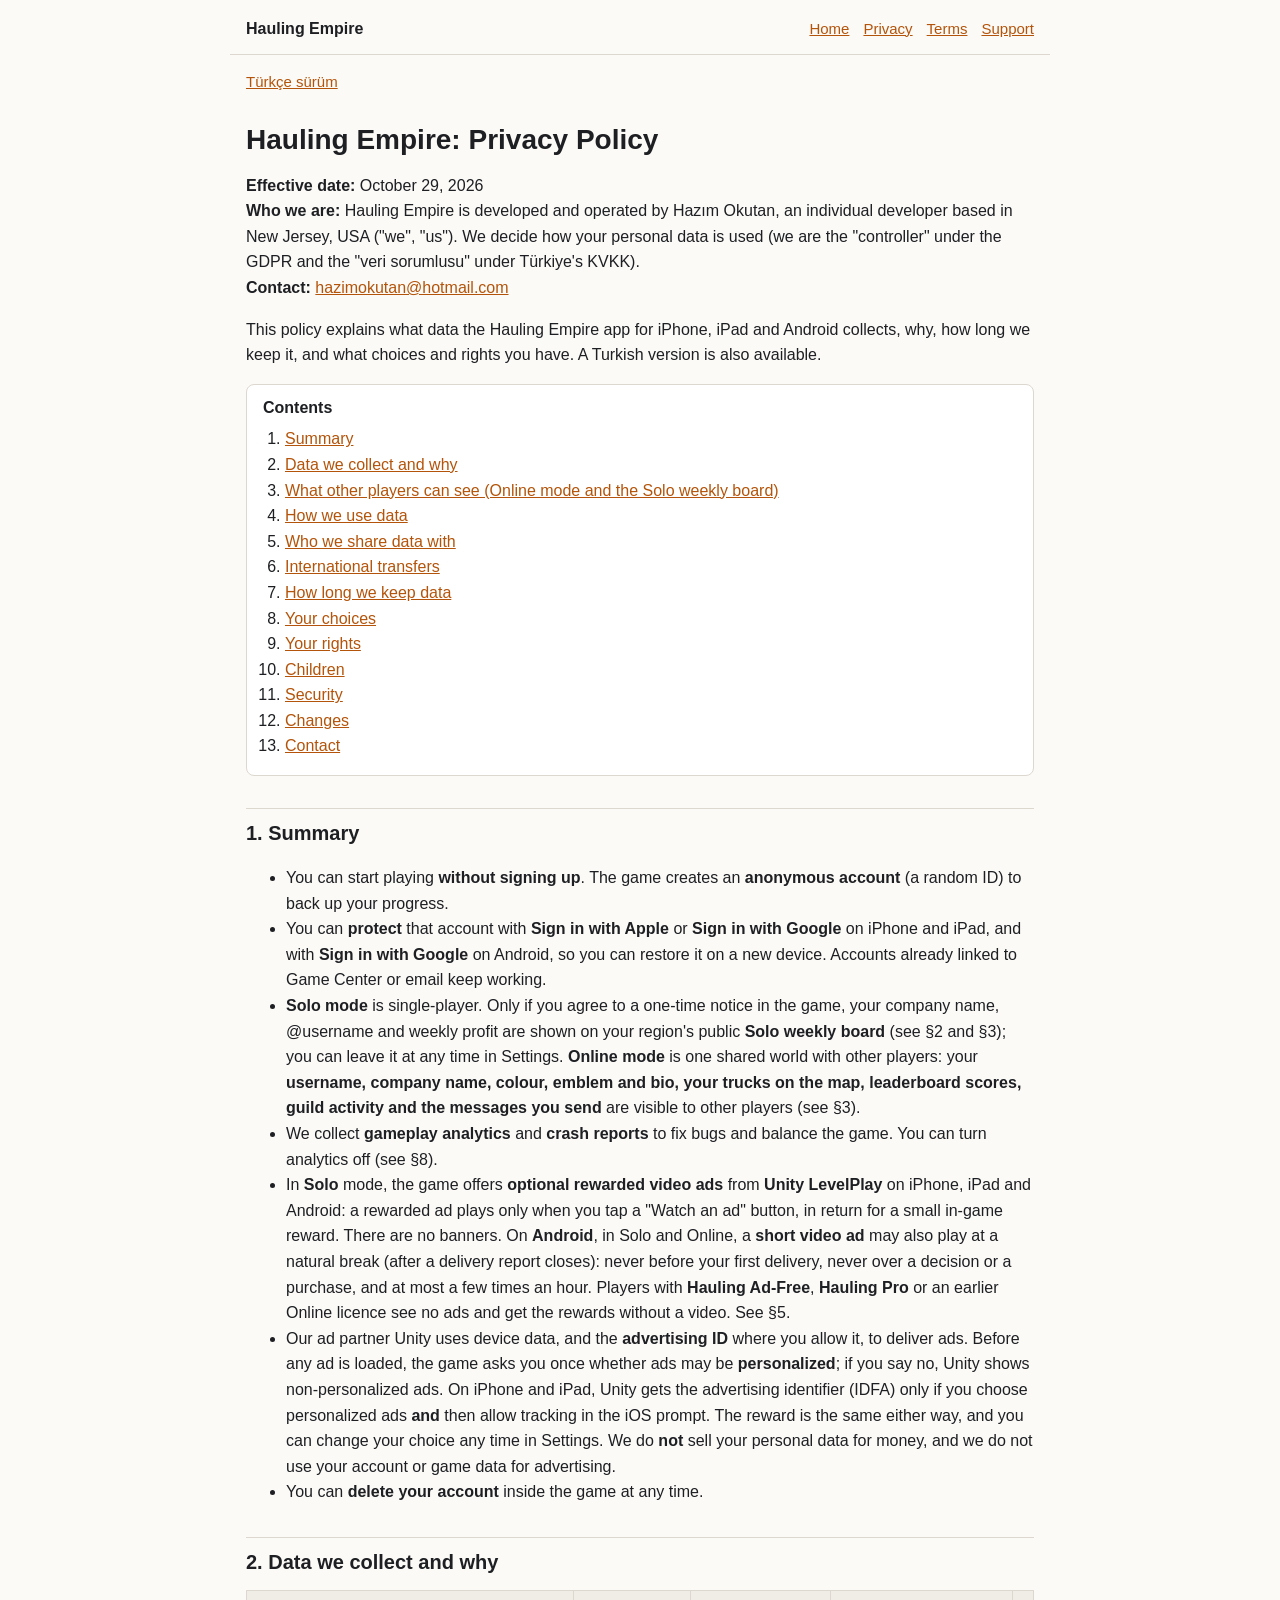
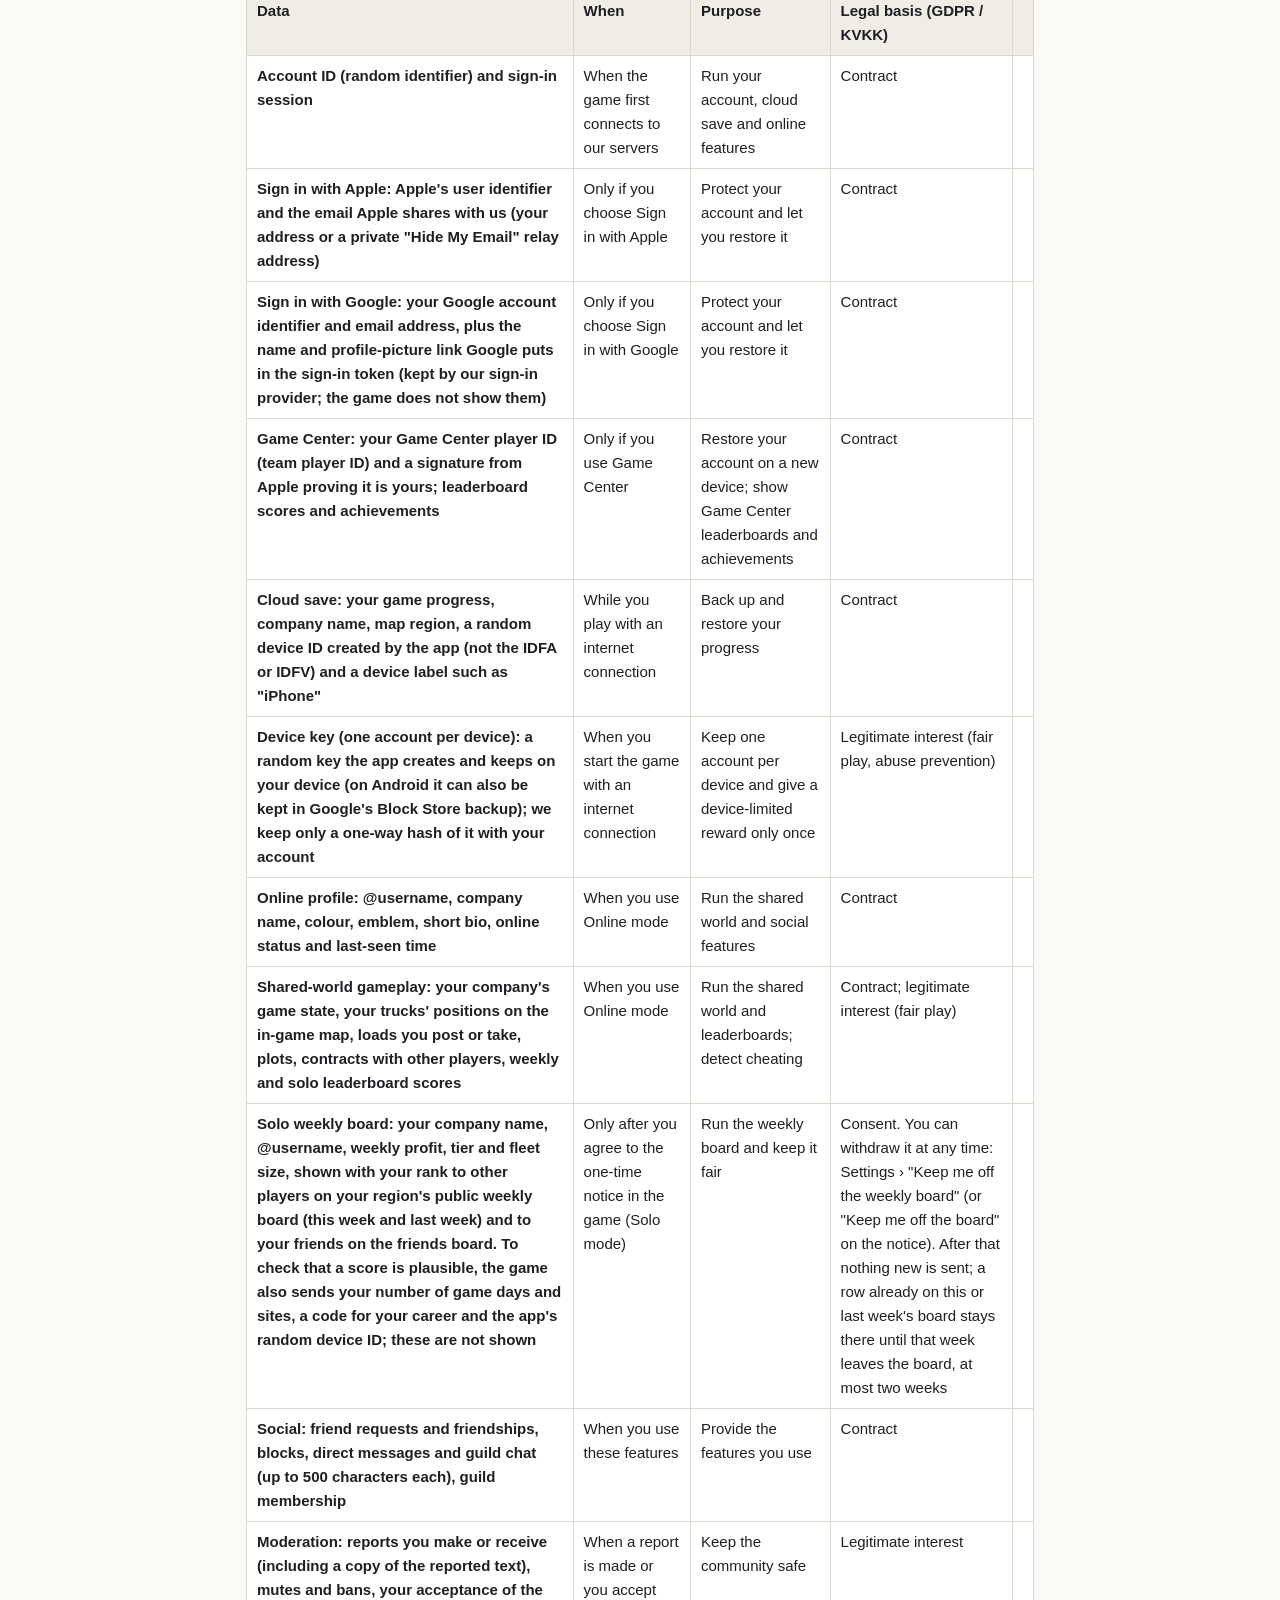
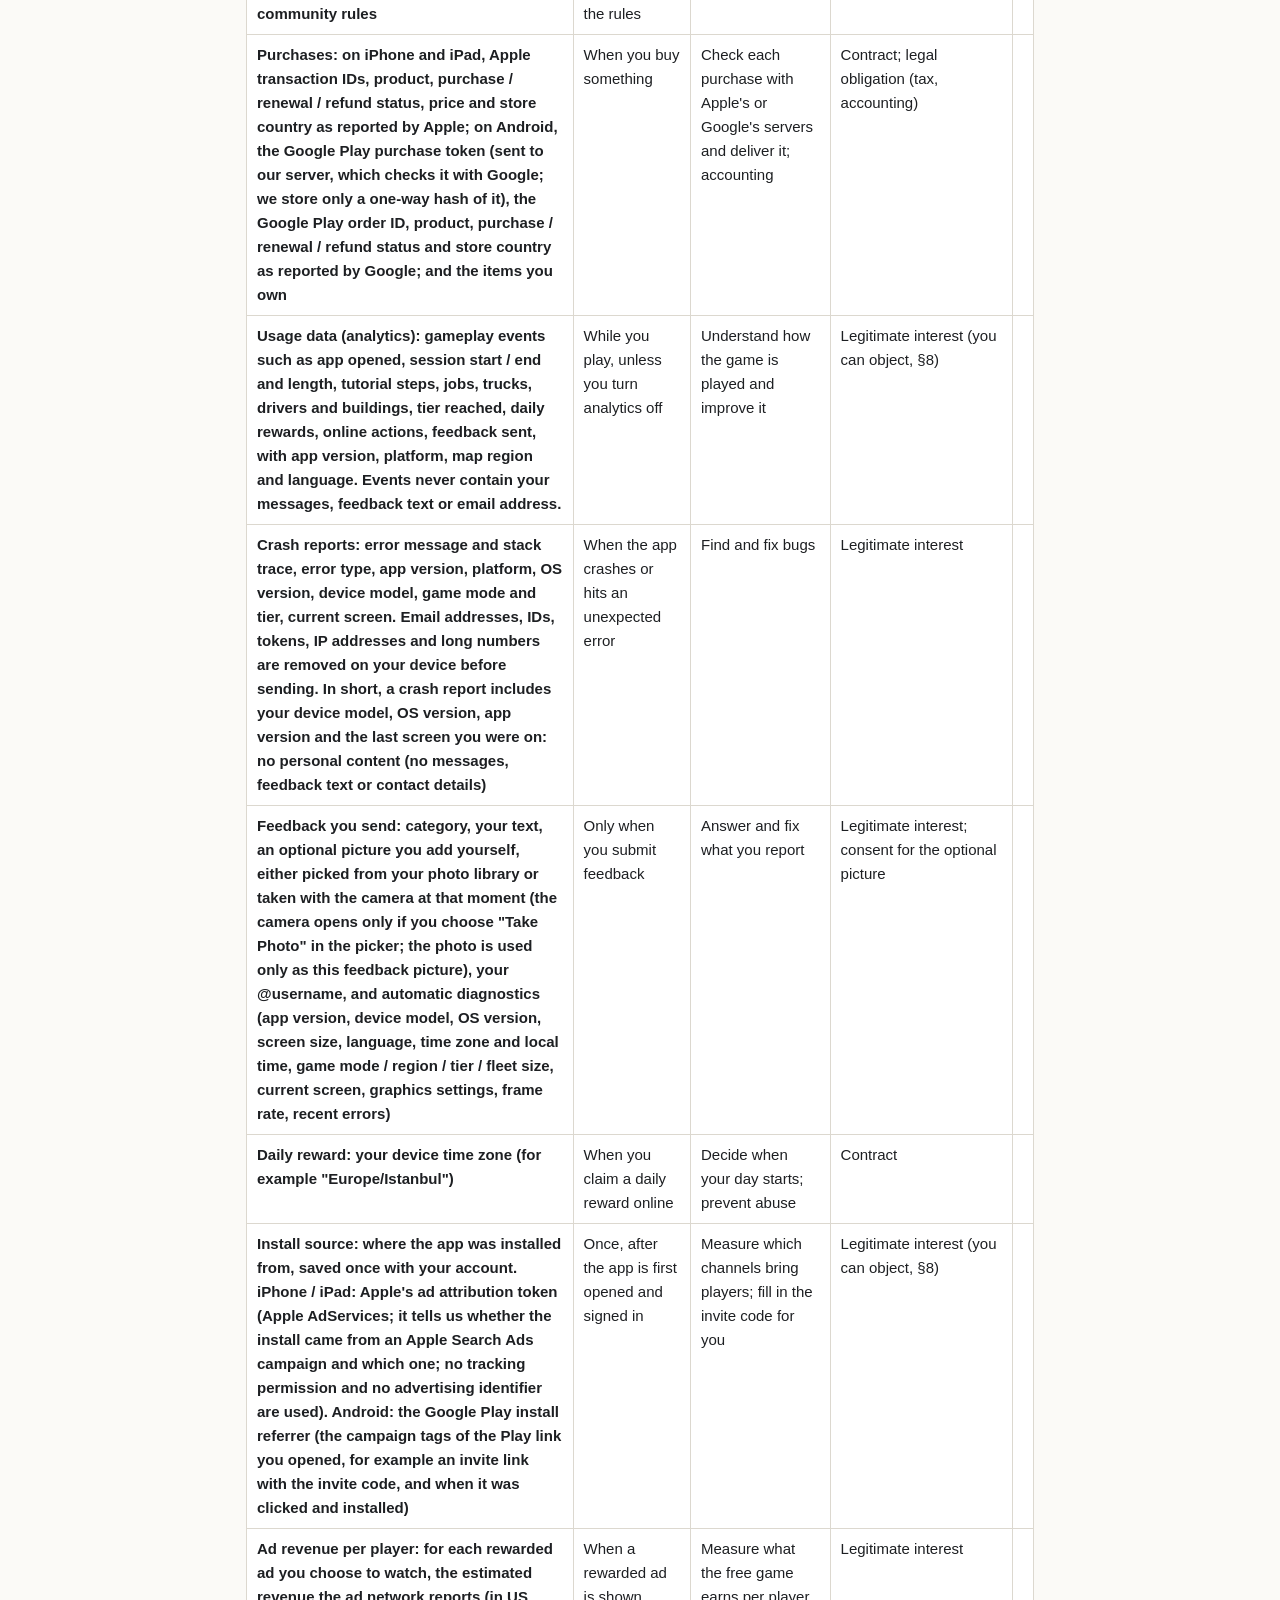
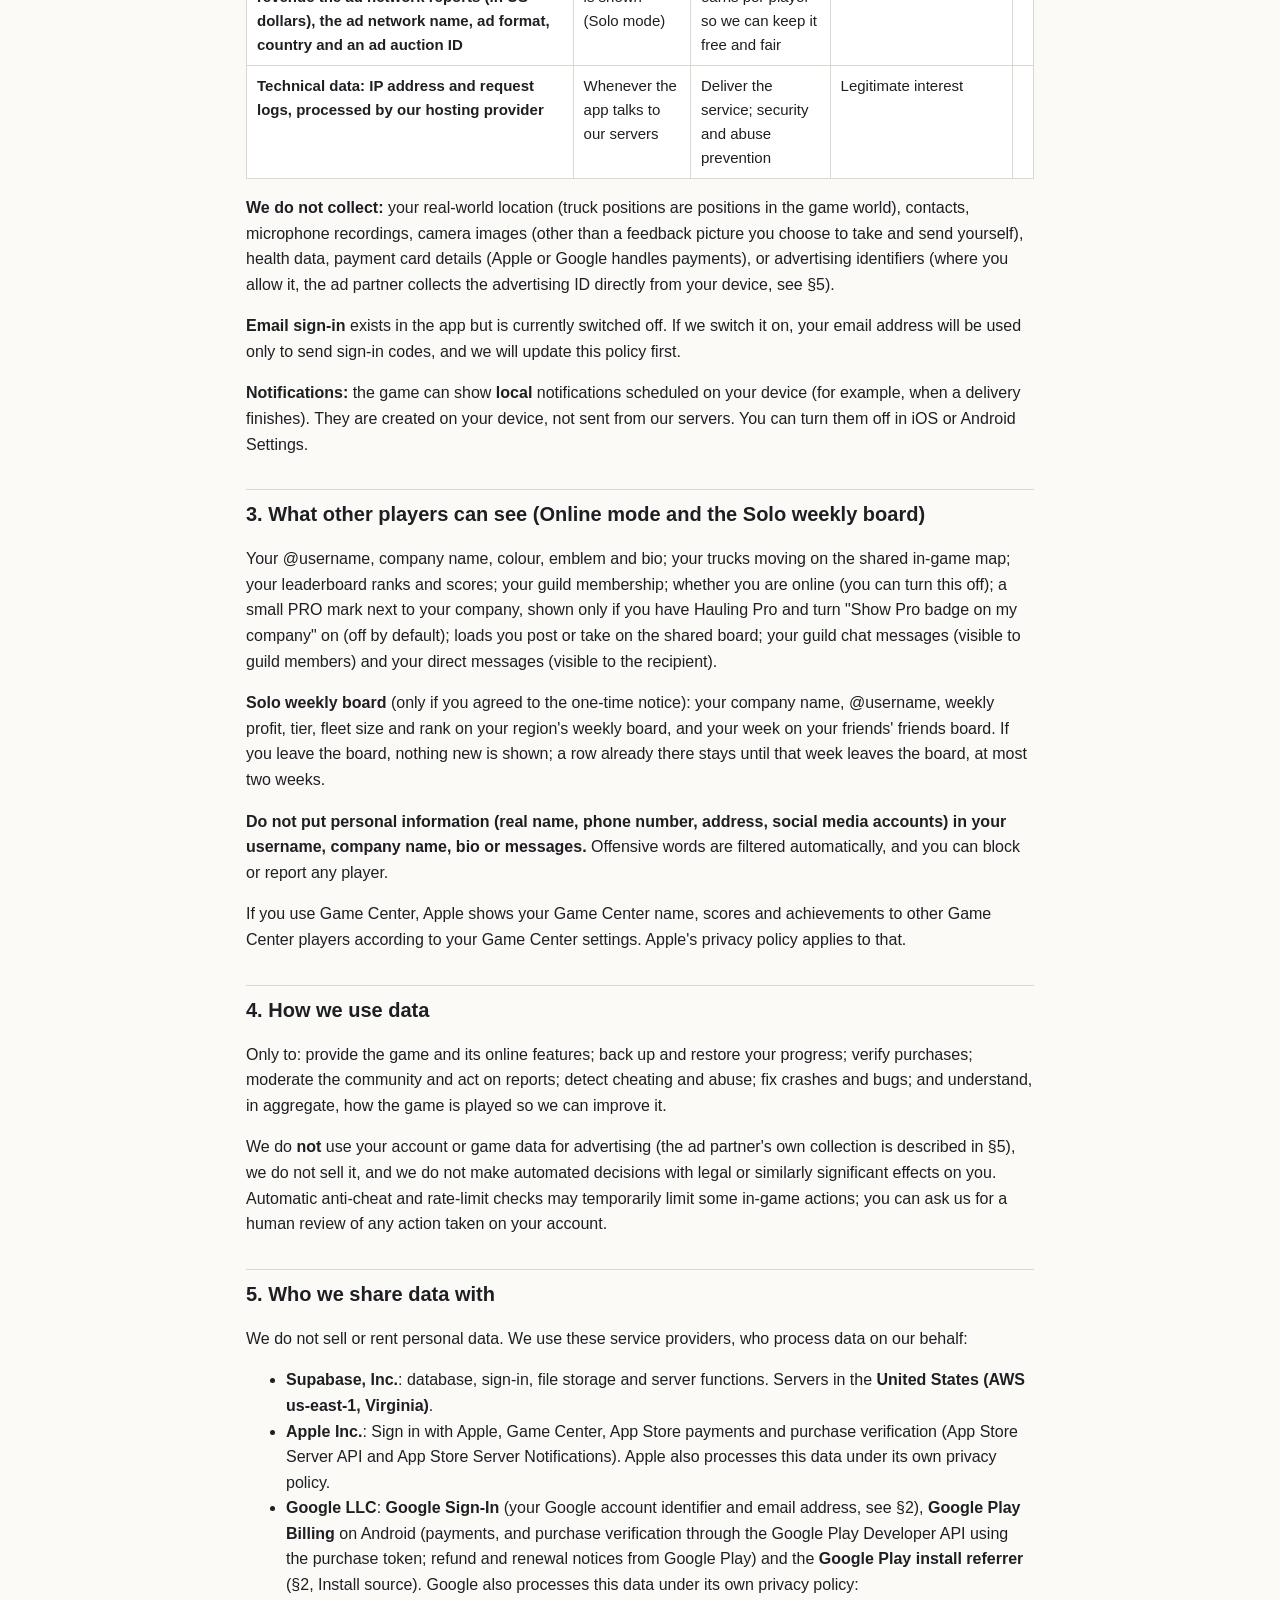
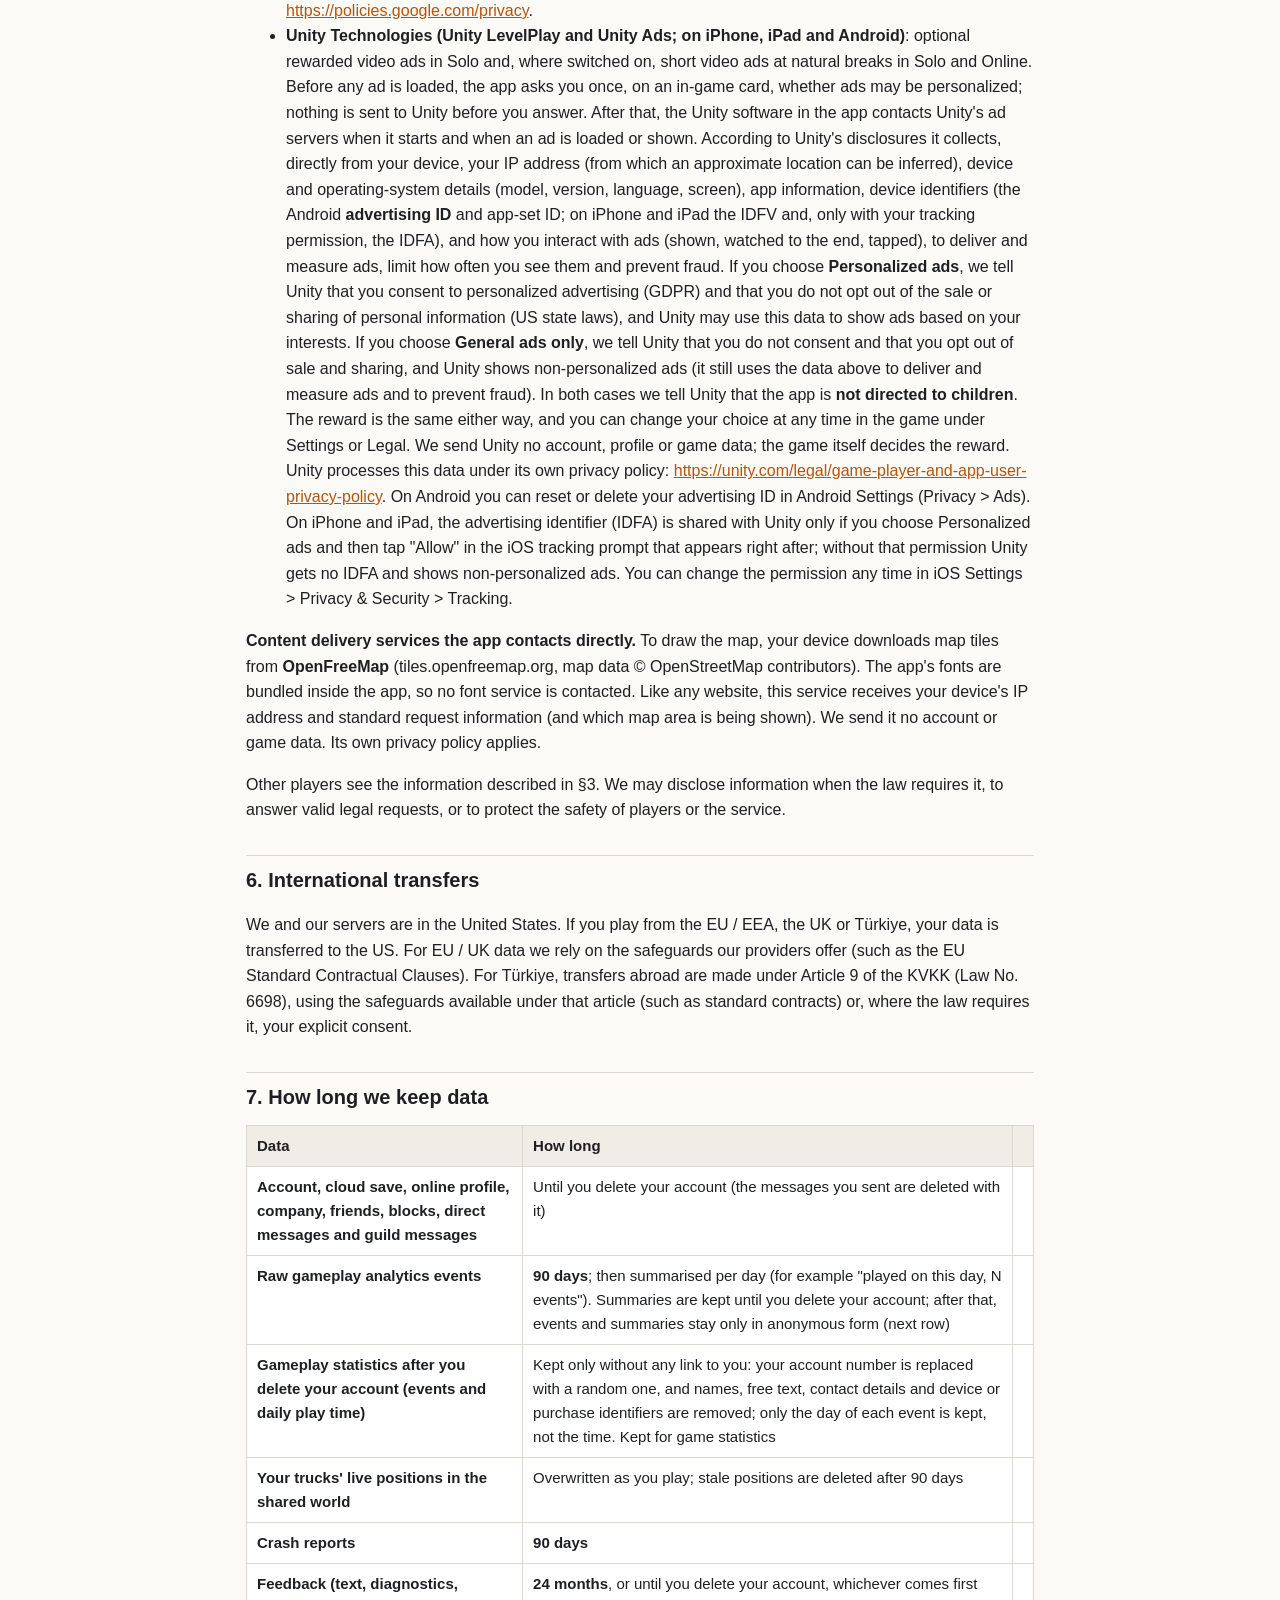
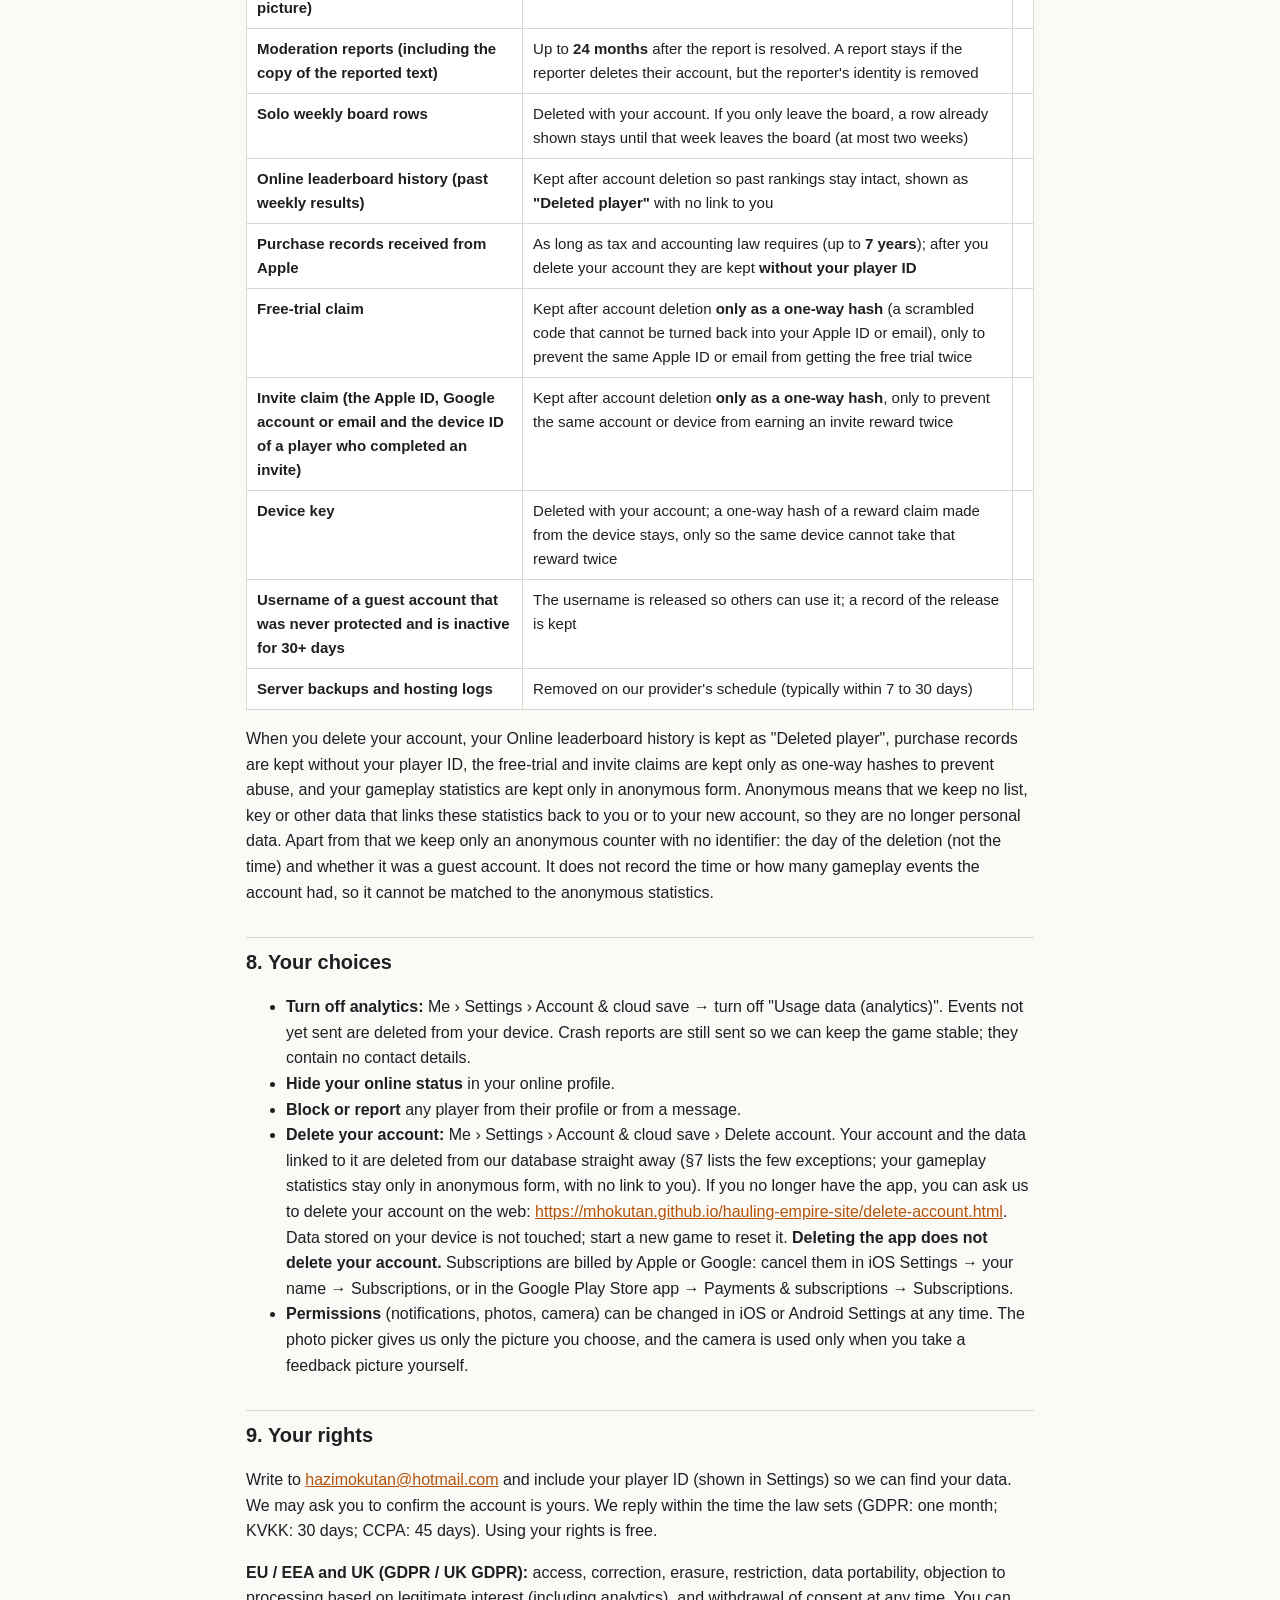
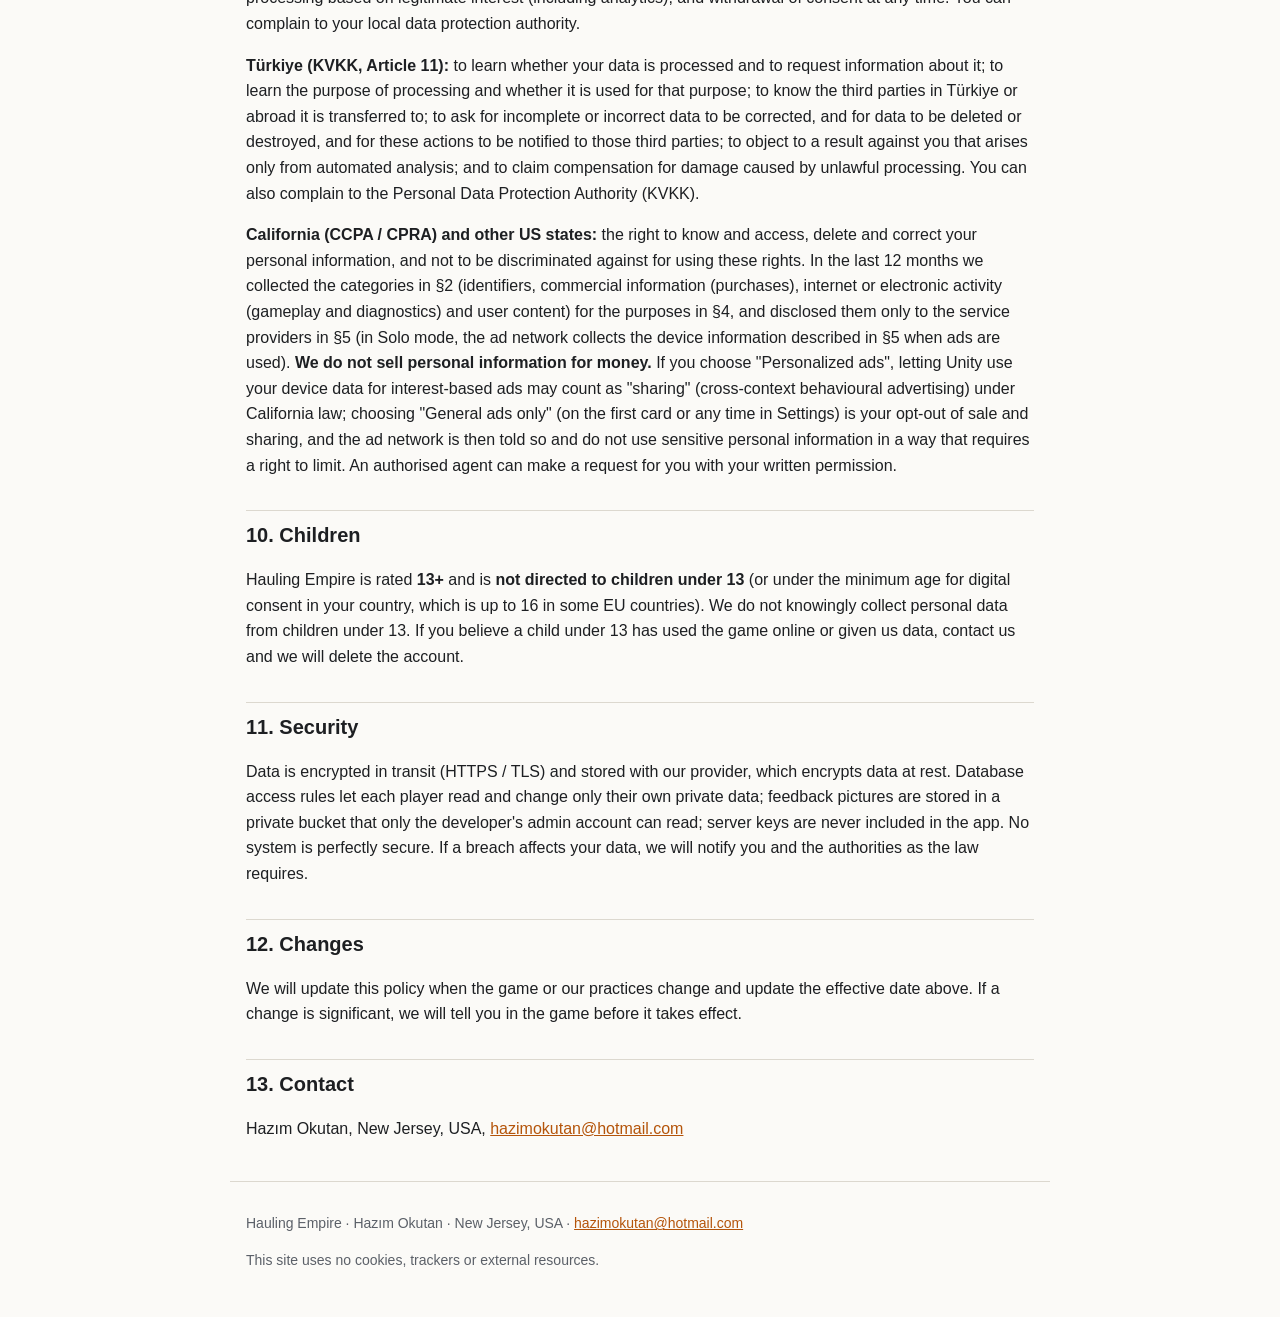
<file: privacy.html>
<!doctype html>
<html lang="en">
<head>
<meta charset="utf-8">
<meta name="viewport" content="width=device-width, initial-scale=1">
<meta name="color-scheme" content="light dark">
<meta name="description" content="Privacy Policy for the Hauling Empire game.">
<meta name="referrer" content="no-referrer">
<title>Hauling Empire: Privacy Policy</title>
<link rel="stylesheet" href="style.css">
</head>
<body>
<a class="skip" href="#main">Skip to content</a>
<header><a class="brand" href="index.html">Hauling Empire</a>
<nav aria-label="Site"><ul><li><a href="index.html">Home</a></li><li><a href="privacy.html">Privacy</a></li><li><a href="terms.html">Terms</a></li><li><a href="support.html">Support</a></li></ul></nav></header>
<main id="main">
<p class="lang"><a href="privacy-tr.html" hreflang="tr" lang="tr">Türkçe sürüm</a></p>
<h1>Hauling Empire: Privacy Policy</h1>
<p><strong>Effective date:</strong> October 29, 2026<br>
<strong>Who we are:</strong> Hauling Empire is developed and operated by Hazım Okutan, an individual developer based in New Jersey, USA (&quot;we&quot;, &quot;us&quot;). We decide how your personal data is used (we are the &quot;controller&quot; under the GDPR and the &quot;veri sorumlusu&quot; under Türkiye's KVKK).<br>
<strong>Contact:</strong> <a href="mailto:hazimokutan@hotmail.com">hazimokutan@hotmail.com</a></p>
<p>This policy explains what data the Hauling Empire app for iPhone, iPad and Android collects, why, how long we keep it, and what choices and rights you have. A Turkish version is also available.</p>
<nav class="toc" aria-label="Contents"><strong>Contents</strong><ol><li><a href="#s1">Summary</a></li><li><a href="#s2">Data we collect and why</a></li><li><a href="#s3">What other players can see (Online mode and the Solo weekly board)</a></li><li><a href="#s4">How we use data</a></li><li><a href="#s5">Who we share data with</a></li><li><a href="#s6">International transfers</a></li><li><a href="#s7">How long we keep data</a></li><li><a href="#s8">Your choices</a></li><li><a href="#s9">Your rights</a></li><li><a href="#s10">Children</a></li><li><a href="#s11">Security</a></li><li><a href="#s12">Changes</a></li><li><a href="#s13">Contact</a></li></ol></nav>
<h2 id="s1">1. Summary</h2>
<ul><li>You can start playing <strong>without signing up</strong>. The game creates an <strong>anonymous account</strong> (a random ID) to back up your progress.</li><li>You can <strong>protect</strong> that account with <strong>Sign in with Apple</strong> or <strong>Sign in with Google</strong> on iPhone and iPad, and with <strong>Sign in with Google</strong> on Android, so you can restore it on a new device. Accounts already linked to Game Center or email keep working.</li><li><strong>Solo mode</strong> is single-player. Only if you agree to a one-time notice in the game, your company name, @username and weekly profit are shown on your region's public <strong>Solo weekly board</strong> (see §2 and §3); you can leave it at any time in Settings. <strong>Online mode</strong> is one shared world with other players: your <strong>username, company name, colour, emblem and bio, your trucks on the map, leaderboard scores, guild activity and the messages you send</strong> are visible to other players (see §3).</li><li>We collect <strong>gameplay analytics</strong> and <strong>crash reports</strong> to fix bugs and balance the game. You can turn analytics off (see §8).</li><li>In <strong>Solo</strong> mode, the game offers <strong>optional rewarded video ads</strong> from <strong>Unity LevelPlay</strong> on iPhone, iPad and Android: a rewarded ad plays only when you tap a &quot;Watch an ad&quot; button, in return for a small in-game reward. There are no banners. On <strong>Android</strong>, in Solo and Online, a <strong>short video ad</strong> may also play at a natural break (after a delivery report closes): never before your first delivery, never over a decision or a purchase, and at most a few times an hour. Players with <strong>Hauling Ad-Free</strong>, <strong>Hauling Pro</strong> or an earlier Online licence see no ads and get the rewards without a video. See §5.</li><li>Our ad partner Unity uses device data, and the <strong>advertising ID</strong> where you allow it, to deliver ads. Before any ad is loaded, the game asks you once whether ads may be <strong>personalized</strong>; if you say no, Unity shows non-personalized ads. On iPhone and iPad, Unity gets the advertising identifier (IDFA) only if you choose personalized ads <strong>and</strong> then allow tracking in the iOS prompt. The reward is the same either way, and you can change your choice any time in Settings. We do <strong>not</strong> sell your personal data for money, and we do not use your account or game data for advertising.</li><li>You can <strong>delete your account</strong> inside the game at any time.</li></ul>
<h2 id="s2">2. Data we collect and why</h2>
<div class="table"><table><thead><tr><th scope="col">Data</th><th scope="col">When</th><th scope="col">Purpose</th><th scope="col">Legal basis (GDPR / KVKK)</th><th scope="col"></th></tr></thead><tbody><tr><th scope="row"><strong>Account ID</strong> (random identifier) and sign-in session</th><td data-label="When">When the game first connects to our servers</td><td data-label="Purpose">Run your account, cloud save and online features</td><td data-label="Legal basis (GDPR / KVKK)">Contract</td><td data-label=""></td></tr><tr><th scope="row"><strong>Sign in with Apple:</strong> Apple's user identifier and the email Apple shares with us (your address or a private &quot;Hide My Email&quot; relay address)</th><td data-label="When">Only if you choose Sign in with Apple</td><td data-label="Purpose">Protect your account and let you restore it</td><td data-label="Legal basis (GDPR / KVKK)">Contract</td><td data-label=""></td></tr><tr><th scope="row"><strong>Sign in with Google:</strong> your Google account identifier and email address, plus the name and profile-picture link Google puts in the sign-in token (kept by our sign-in provider; the game does not show them)</th><td data-label="When">Only if you choose Sign in with Google</td><td data-label="Purpose">Protect your account and let you restore it</td><td data-label="Legal basis (GDPR / KVKK)">Contract</td><td data-label=""></td></tr><tr><th scope="row"><strong>Game Center:</strong> your Game Center player ID (team player ID) and a signature from Apple proving it is yours; leaderboard scores and achievements</th><td data-label="When">Only if you use Game Center</td><td data-label="Purpose">Restore your account on a new device; show Game Center leaderboards and achievements</td><td data-label="Legal basis (GDPR / KVKK)">Contract</td><td data-label=""></td></tr><tr><th scope="row"><strong>Cloud save:</strong> your game progress, company name, map region, a random device ID created by the app (not the IDFA or IDFV) and a device label such as &quot;iPhone&quot;</th><td data-label="When">While you play with an internet connection</td><td data-label="Purpose">Back up and restore your progress</td><td data-label="Legal basis (GDPR / KVKK)">Contract</td><td data-label=""></td></tr><tr><th scope="row"><strong>Device key (one account per device):</strong> a random key the app creates and keeps on your device (on Android it can also be kept in Google's Block Store backup); we keep only a one-way hash of it with your account</th><td data-label="When">When you start the game with an internet connection</td><td data-label="Purpose">Keep one account per device and give a device-limited reward only once</td><td data-label="Legal basis (GDPR / KVKK)">Legitimate interest (fair play, abuse prevention)</td><td data-label=""></td></tr><tr><th scope="row"><strong>Online profile:</strong> @username, company name, colour, emblem, short bio, online status and last-seen time</th><td data-label="When">When you use Online mode</td><td data-label="Purpose">Run the shared world and social features</td><td data-label="Legal basis (GDPR / KVKK)">Contract</td><td data-label=""></td></tr><tr><th scope="row"><strong>Shared-world gameplay:</strong> your company's game state, your trucks' positions <strong>on the in-game map</strong>, loads you post or take, plots, contracts with other players, weekly and solo leaderboard scores</th><td data-label="When">When you use Online mode</td><td data-label="Purpose">Run the shared world and leaderboards; detect cheating</td><td data-label="Legal basis (GDPR / KVKK)">Contract; legitimate interest (fair play)</td><td data-label=""></td></tr><tr><th scope="row"><strong>Solo weekly board:</strong> your company name, @username, weekly profit, tier and fleet size, shown with your rank to other players on your region's public weekly board (this week and last week) and to your friends on the friends board. To check that a score is plausible, the game also sends your number of game days and sites, a code for your career and the app's random device ID; these are not shown</th><td data-label="When">Only after you agree to the one-time notice in the game (Solo mode)</td><td data-label="Purpose">Run the weekly board and keep it fair</td><td data-label="Legal basis (GDPR / KVKK)">Consent. You can withdraw it at any time: Settings › &quot;Keep me off the weekly board&quot; (or &quot;Keep me off the board&quot; on the notice). After that nothing new is sent; a row already on this or last week's board stays there until that week leaves the board, at most two weeks</td><td data-label=""></td></tr><tr><th scope="row"><strong>Social:</strong> friend requests and friendships, blocks, <strong>direct messages</strong> and <strong>guild chat</strong> (up to 500 characters each), guild membership</th><td data-label="When">When you use these features</td><td data-label="Purpose">Provide the features you use</td><td data-label="Legal basis (GDPR / KVKK)">Contract</td><td data-label=""></td></tr><tr><th scope="row"><strong>Moderation:</strong> reports you make or receive (including a copy of the reported text), mutes and bans, your acceptance of the community rules</th><td data-label="When">When a report is made or you accept the rules</td><td data-label="Purpose">Keep the community safe</td><td data-label="Legal basis (GDPR / KVKK)">Legitimate interest</td><td data-label=""></td></tr><tr><th scope="row"><strong>Purchases:</strong> on iPhone and iPad, Apple transaction IDs, product, purchase / renewal / refund status, price and store country as reported by Apple; on Android, the <strong>Google Play purchase token</strong> (sent to our server, which checks it with Google; we store only a one-way hash of it), the Google Play order ID, product, purchase / renewal / refund status and store country as reported by Google; and the items you own</th><td data-label="When">When you buy something</td><td data-label="Purpose">Check each purchase with Apple's or Google's servers and deliver it; accounting</td><td data-label="Legal basis (GDPR / KVKK)">Contract; legal obligation (tax, accounting)</td><td data-label=""></td></tr><tr><th scope="row"><strong>Usage data (analytics):</strong> gameplay events such as app opened, session start / end and length, tutorial steps, jobs, trucks, drivers and buildings, tier reached, daily rewards, online actions, feedback sent, with app version, platform, map region and language. <strong>Events never contain your messages, feedback text or email address.</strong></th><td data-label="When">While you play, unless you turn analytics off</td><td data-label="Purpose">Understand how the game is played and improve it</td><td data-label="Legal basis (GDPR / KVKK)">Legitimate interest (you can object, §8)</td><td data-label=""></td></tr><tr><th scope="row"><strong>Crash reports:</strong> error message and stack trace, error type, app version, platform, OS version, device model, game mode and tier, current screen. Email addresses, IDs, tokens, IP addresses and long numbers are removed <strong>on your device</strong> before sending. In short, a crash report includes your device model, OS version, app version and the last screen you were on: <strong>no personal content</strong> (no messages, feedback text or contact details)</th><td data-label="When">When the app crashes or hits an unexpected error</td><td data-label="Purpose">Find and fix bugs</td><td data-label="Legal basis (GDPR / KVKK)">Legitimate interest</td><td data-label=""></td></tr><tr><th scope="row"><strong>Feedback you send:</strong> category, your text, an optional <strong>picture you add yourself</strong>, either picked from your photo library or taken with the camera at that moment (the camera opens only if you choose &quot;Take Photo&quot; in the picker; the photo is used only as this feedback picture), your @username, and automatic diagnostics (app version, device model, OS version, screen size, language, time zone and local time, game mode / region / tier / fleet size, current screen, graphics settings, frame rate, recent errors)</th><td data-label="When">Only when you submit feedback</td><td data-label="Purpose">Answer and fix what you report</td><td data-label="Legal basis (GDPR / KVKK)">Legitimate interest; consent for the optional picture</td><td data-label=""></td></tr><tr><th scope="row"><strong>Daily reward:</strong> your device time zone (for example &quot;Europe/Istanbul&quot;)</th><td data-label="When">When you claim a daily reward online</td><td data-label="Purpose">Decide when your day starts; prevent abuse</td><td data-label="Legal basis (GDPR / KVKK)">Contract</td><td data-label=""></td></tr><tr><th scope="row"><strong>Install source:</strong> where the app was installed from, saved once with your account. iPhone / iPad: Apple's ad attribution token (Apple AdServices; it tells us whether the install came from an Apple Search Ads campaign and which one; no tracking permission and no advertising identifier are used). Android: the Google Play install referrer (the campaign tags of the Play link you opened, for example an invite link with the invite code, and when it was clicked and installed)</th><td data-label="When">Once, after the app is first opened and signed in</td><td data-label="Purpose">Measure which channels bring players; fill in the invite code for you</td><td data-label="Legal basis (GDPR / KVKK)">Legitimate interest (you can object, §8)</td><td data-label=""></td></tr><tr><th scope="row"><strong>Ad revenue per player:</strong> for each rewarded ad you choose to watch, the estimated revenue the ad network reports (in US dollars), the ad network name, ad format, country and an ad auction ID</th><td data-label="When">When a rewarded ad is shown (Solo mode)</td><td data-label="Purpose">Measure what the free game earns per player so we can keep it free and fair</td><td data-label="Legal basis (GDPR / KVKK)">Legitimate interest</td><td data-label=""></td></tr><tr><th scope="row"><strong>Technical data:</strong> IP address and request logs, processed by our hosting provider</th><td data-label="When">Whenever the app talks to our servers</td><td data-label="Purpose">Deliver the service; security and abuse prevention</td><td data-label="Legal basis (GDPR / KVKK)">Legitimate interest</td><td data-label=""></td></tr></tbody></table></div>
<p><strong>We do not collect:</strong> your real-world location (truck positions are positions in the game world), contacts, microphone recordings, camera images (other than a feedback picture you choose to take and send yourself), health data, payment card details (Apple or Google handles payments), or advertising identifiers (where you allow it, the ad partner collects the advertising ID directly from your device, see §5).</p>
<p><strong>Email sign-in</strong> exists in the app but is currently switched off. If we switch it on, your email address will be used only to send sign-in codes, and we will update this policy first.</p>
<p><strong>Notifications:</strong> the game can show <strong>local</strong> notifications scheduled on your device (for example, when a delivery finishes). They are created on your device, not sent from our servers. You can turn them off in iOS or Android Settings.</p>
<h2 id="s3">3. What other players can see (Online mode and the Solo weekly board)</h2>
<p>Your @username, company name, colour, emblem and bio; your trucks moving on the shared in-game map; your leaderboard ranks and scores; your guild membership; whether you are online (you can turn this off); a small PRO mark next to your company, shown only if you have Hauling Pro and turn &quot;Show Pro badge on my company&quot; on (off by default); loads you post or take on the shared board; your guild chat messages (visible to guild members) and your direct messages (visible to the recipient).</p>
<p><strong>Solo weekly board</strong> (only if you agreed to the one-time notice): your company name, @username, weekly profit, tier, fleet size and rank on your region's weekly board, and your week on your friends' friends board. If you leave the board, nothing new is shown; a row already there stays until that week leaves the board, at most two weeks.</p>
<p><strong>Do not put personal information (real name, phone number, address, social media accounts) in your username, company name, bio or messages.</strong> Offensive words are filtered automatically, and you can block or report any player.</p>
<p>If you use Game Center, Apple shows your Game Center name, scores and achievements to other Game Center players according to your Game Center settings. Apple's privacy policy applies to that.</p>
<h2 id="s4">4. How we use data</h2>
<p>Only to: provide the game and its online features; back up and restore your progress; verify purchases; moderate the community and act on reports; detect cheating and abuse; fix crashes and bugs; and understand, in aggregate, how the game is played so we can improve it.</p>
<p>We do <strong>not</strong> use your account or game data for advertising (the ad partner's own collection is described in §5), we do not sell it, and we do not make automated decisions with legal or similarly significant effects on you. Automatic anti-cheat and rate-limit checks may temporarily limit some in-game actions; you can ask us for a human review of any action taken on your account.</p>
<h2 id="s5">5. Who we share data with</h2>
<p>We do not sell or rent personal data. We use these service providers, who process data on our behalf:</p>
<ul><li><strong>Supabase, Inc.</strong>: database, sign-in, file storage and server functions. Servers in the <strong>United States (AWS us-east-1, Virginia)</strong>.</li><li><strong>Apple Inc.</strong>: Sign in with Apple, Game Center, App Store payments and purchase verification (App Store Server API and App Store Server Notifications). Apple also processes this data under its own privacy policy.</li><li><strong>Google LLC</strong>: <strong>Google Sign-In</strong> (your Google account identifier and email address, see §2), <strong>Google Play Billing</strong> on Android (payments, and purchase verification through the Google Play Developer API using the purchase token; refund and renewal notices from Google Play) and the <strong>Google Play install referrer</strong> (§2, Install source). Google also processes this data under its own privacy policy: <a href="https://policies.google.com/privacy">https://policies.google.com/privacy</a>.</li><li><strong>Unity Technologies (Unity LevelPlay and Unity Ads; on iPhone, iPad and Android)</strong>: optional rewarded video ads in Solo and, where switched on, short video ads at natural breaks in Solo and Online. Before any ad is loaded, the app asks you once, on an in-game card, whether ads may be personalized; nothing is sent to Unity before you answer. After that, the Unity software in the app contacts Unity's ad servers when it starts and when an ad is loaded or shown. According to Unity's disclosures it collects, directly from your device, your IP address (from which an approximate location can be inferred), device and operating-system details (model, version, language, screen), app information, device identifiers (the Android <strong>advertising ID</strong> and app-set ID; on iPhone and iPad the IDFV and, only with your tracking permission, the IDFA), and how you interact with ads (shown, watched to the end, tapped), to deliver and measure ads, limit how often you see them and prevent fraud. If you choose <strong>Personalized ads</strong>, we tell Unity that you consent to personalized advertising (GDPR) and that you do not opt out of the sale or sharing of personal information (US state laws), and Unity may use this data to show ads based on your interests. If you choose <strong>General ads only</strong>, we tell Unity that you do not consent and that you opt out of sale and sharing, and Unity shows non-personalized ads (it still uses the data above to deliver and measure ads and to prevent fraud). In both cases we tell Unity that the app is <strong>not directed to children</strong>. The reward is the same either way, and you can change your choice at any time in the game under Settings or Legal. We send Unity no account, profile or game data; the game itself decides the reward. Unity processes this data under its own privacy policy: <a href="https://unity.com/legal/game-player-and-app-user-privacy-policy">https://unity.com/legal/game-player-and-app-user-privacy-policy</a>. On Android you can reset or delete your advertising ID in Android Settings (Privacy &gt; Ads). On iPhone and iPad, the advertising identifier (IDFA) is shared with Unity only if you choose Personalized ads and then tap &quot;Allow&quot; in the iOS tracking prompt that appears right after; without that permission Unity gets no IDFA and shows non-personalized ads. You can change the permission any time in iOS Settings &gt; Privacy &amp; Security &gt; Tracking.</li></ul>
<p><strong>Content delivery services the app contacts directly.</strong> To draw the map, your device downloads map tiles from <strong>OpenFreeMap</strong> (tiles.openfreemap.org, map data © OpenStreetMap contributors). The app's fonts are bundled inside the app, so no font service is contacted. Like any website, this service receives your device's IP address and standard request information (and which map area is being shown). We send it no account or game data. Its own privacy policy applies.</p>
<p>Other players see the information described in §3. We may disclose information when the law requires it, to answer valid legal requests, or to protect the safety of players or the service.</p>
<h2 id="s6">6. International transfers</h2>
<p>We and our servers are in the United States. If you play from the EU / EEA, the UK or Türkiye, your data is transferred to the US. For EU / UK data we rely on the safeguards our providers offer (such as the EU Standard Contractual Clauses). For Türkiye, transfers abroad are made under Article 9 of the KVKK (Law No. 6698), using the safeguards available under that article (such as standard contracts) or, where the law requires it, your explicit consent.</p>
<h2 id="s7">7. How long we keep data</h2>
<div class="table"><table><thead><tr><th scope="col">Data</th><th scope="col">How long</th><th scope="col"></th></tr></thead><tbody><tr><th scope="row">Account, cloud save, online profile, company, friends, blocks, direct messages and guild messages</th><td data-label="How long">Until you delete your account (the messages you sent are deleted with it)</td><td data-label=""></td></tr><tr><th scope="row">Raw gameplay analytics events</th><td data-label="How long"><strong>90 days</strong>; then summarised per day (for example &quot;played on this day, N events&quot;). Summaries are kept until you delete your account; after that, events and summaries stay only in anonymous form (next row)</td><td data-label=""></td></tr><tr><th scope="row">Gameplay statistics after you delete your account (events and daily play time)</th><td data-label="How long">Kept only without any link to you: your account number is replaced with a random one, and names, free text, contact details and device or purchase identifiers are removed; only the day of each event is kept, not the time. Kept for game statistics</td><td data-label=""></td></tr><tr><th scope="row">Your trucks' live positions in the shared world</th><td data-label="How long">Overwritten as you play; stale positions are deleted after 90 days</td><td data-label=""></td></tr><tr><th scope="row">Crash reports</th><td data-label="How long"><strong>90 days</strong></td><td data-label=""></td></tr><tr><th scope="row">Feedback (text, diagnostics, picture)</th><td data-label="How long"><strong>24 months</strong>, or until you delete your account, whichever comes first</td><td data-label=""></td></tr><tr><th scope="row">Moderation reports (including the copy of the reported text)</th><td data-label="How long">Up to <strong>24 months</strong> after the report is resolved. A report stays if the reporter deletes their account, but the reporter's identity is removed</td><td data-label=""></td></tr><tr><th scope="row">Solo weekly board rows</th><td data-label="How long">Deleted with your account. If you only leave the board, a row already shown stays until that week leaves the board (at most two weeks)</td><td data-label=""></td></tr><tr><th scope="row">Online leaderboard history (past weekly results)</th><td data-label="How long">Kept after account deletion so past rankings stay intact, shown as <strong>&quot;Deleted player&quot;</strong> with no link to you</td><td data-label=""></td></tr><tr><th scope="row">Purchase records received from Apple</th><td data-label="How long">As long as tax and accounting law requires (up to <strong>7 years</strong>); after you delete your account they are kept <strong>without your player ID</strong></td><td data-label=""></td></tr><tr><th scope="row">Free-trial claim</th><td data-label="How long">Kept after account deletion <strong>only as a one-way hash</strong> (a scrambled code that cannot be turned back into your Apple ID or email), only to prevent the same Apple ID or email from getting the free trial twice</td><td data-label=""></td></tr><tr><th scope="row">Invite claim (the Apple ID, Google account or email and the device ID of a player who completed an invite)</th><td data-label="How long">Kept after account deletion <strong>only as a one-way hash</strong>, only to prevent the same account or device from earning an invite reward twice</td><td data-label=""></td></tr><tr><th scope="row">Device key</th><td data-label="How long">Deleted with your account; a one-way hash of a reward claim made from the device stays, only so the same device cannot take that reward twice</td><td data-label=""></td></tr><tr><th scope="row">Username of a guest account that was never protected and is inactive for 30+ days</th><td data-label="How long">The username is released so others can use it; a record of the release is kept</td><td data-label=""></td></tr><tr><th scope="row">Server backups and hosting logs</th><td data-label="How long">Removed on our provider's schedule (typically within 7 to 30 days)</td><td data-label=""></td></tr></tbody></table></div>
<p>When you delete your account, your Online leaderboard history is kept as &quot;Deleted player&quot;, purchase records are kept without your player ID, the free-trial and invite claims are kept only as one-way hashes to prevent abuse, and your gameplay statistics are kept only in anonymous form. Anonymous means that we keep no list, key or other data that links these statistics back to you or to your new account, so they are no longer personal data. Apart from that we keep only an anonymous counter with no identifier: the day of the deletion (not the time) and whether it was a guest account. It does not record the time or how many gameplay events the account had, so it cannot be matched to the anonymous statistics.</p>
<h2 id="s8">8. Your choices</h2>
<ul><li><strong>Turn off analytics:</strong> Me › Settings › Account &amp; cloud save → turn off &quot;Usage data (analytics)&quot;. Events not yet sent are deleted from your device. Crash reports are still sent so we can keep the game stable; they contain no contact details.</li><li><strong>Hide your online status</strong> in your online profile.</li><li><strong>Block or report</strong> any player from their profile or from a message.</li><li><strong>Delete your account:</strong> Me › Settings › Account &amp; cloud save › Delete account. Your account and the data linked to it are deleted from our database straight away (§7 lists the few exceptions; your gameplay statistics stay only in anonymous form, with no link to you). If you no longer have the app, you can ask us to delete your account on the web: <a href="https://mhokutan.github.io/hauling-empire-site/delete-account.html">https://mhokutan.github.io/hauling-empire-site/delete-account.html</a>. Data stored on your device is not touched; start a new game to reset it. <strong>Deleting the app does not delete your account.</strong> Subscriptions are billed by Apple or Google: cancel them in iOS Settings → your name → Subscriptions, or in the Google Play Store app → Payments &amp; subscriptions → Subscriptions.</li><li><strong>Permissions</strong> (notifications, photos, camera) can be changed in iOS or Android Settings at any time. The photo picker gives us only the picture you choose, and the camera is used only when you take a feedback picture yourself.</li></ul>
<h2 id="s9">9. Your rights</h2>
<p>Write to <a href="mailto:hazimokutan@hotmail.com">hazimokutan@hotmail.com</a> and include your player ID (shown in Settings) so we can find your data. We may ask you to confirm the account is yours. We reply within the time the law sets (GDPR: one month; KVKK: 30 days; CCPA: 45 days). Using your rights is free.</p>
<p><strong>EU / EEA and UK (GDPR / UK GDPR):</strong> access, correction, erasure, restriction, data portability, objection to processing based on legitimate interest (including analytics), and withdrawal of consent at any time. You can complain to your local data protection authority.</p>
<p><strong>Türkiye (KVKK, Article 11):</strong> to learn whether your data is processed and to request information about it; to learn the purpose of processing and whether it is used for that purpose; to know the third parties in Türkiye or abroad it is transferred to; to ask for incomplete or incorrect data to be corrected, and for data to be deleted or destroyed, and for these actions to be notified to those third parties; to object to a result against you that arises only from automated analysis; and to claim compensation for damage caused by unlawful processing. You can also complain to the Personal Data Protection Authority (KVKK).</p>
<p><strong>California (CCPA / CPRA) and other US states:</strong> the right to know and access, delete and correct your personal information, and not to be discriminated against for using these rights. In the last 12 months we collected the categories in §2 (identifiers, commercial information (purchases), internet or electronic activity (gameplay and diagnostics) and user content) for the purposes in §4, and disclosed them only to the service providers in §5 (in Solo mode, the ad network collects the device information described in §5 when ads are used). <strong>We do not sell personal information for money.</strong> If you choose &quot;Personalized ads&quot;, letting Unity use your device data for interest-based ads may count as &quot;sharing&quot; (cross-context behavioural advertising) under California law; choosing &quot;General ads only&quot; (on the first card or any time in Settings) is your opt-out of sale and sharing, and the ad network is then told so and do not use sensitive personal information in a way that requires a right to limit. An authorised agent can make a request for you with your written permission.</p>
<h2 id="s10">10. Children</h2>
<p>Hauling Empire is rated <strong>13+</strong> and is <strong>not directed to children under 13</strong> (or under the minimum age for digital consent in your country, which is up to 16 in some EU countries). We do not knowingly collect personal data from children under 13. If you believe a child under 13 has used the game online or given us data, contact us and we will delete the account.</p>
<h2 id="s11">11. Security</h2>
<p>Data is encrypted in transit (HTTPS / TLS) and stored with our provider, which encrypts data at rest. Database access rules let each player read and change only their own private data; feedback pictures are stored in a private bucket that only the developer's admin account can read; server keys are never included in the app. No system is perfectly secure. If a breach affects your data, we will notify you and the authorities as the law requires.</p>
<h2 id="s12">12. Changes</h2>
<p>We will update this policy when the game or our practices change and update the effective date above. If a change is significant, we will tell you in the game before it takes effect.</p>
<h2 id="s13">13. Contact</h2>
<p>Hazım Okutan, New Jersey, USA, <a href="mailto:hazimokutan@hotmail.com">hazimokutan@hotmail.com</a></p>
</main>
<footer><p>Hauling Empire · Hazım Okutan · New Jersey, USA · <a href="mailto:hazimokutan@hotmail.com">hazimokutan@hotmail.com</a></p>
<p>This site uses no cookies, trackers or external resources.</p></footer>
</body>
</html>
</file>
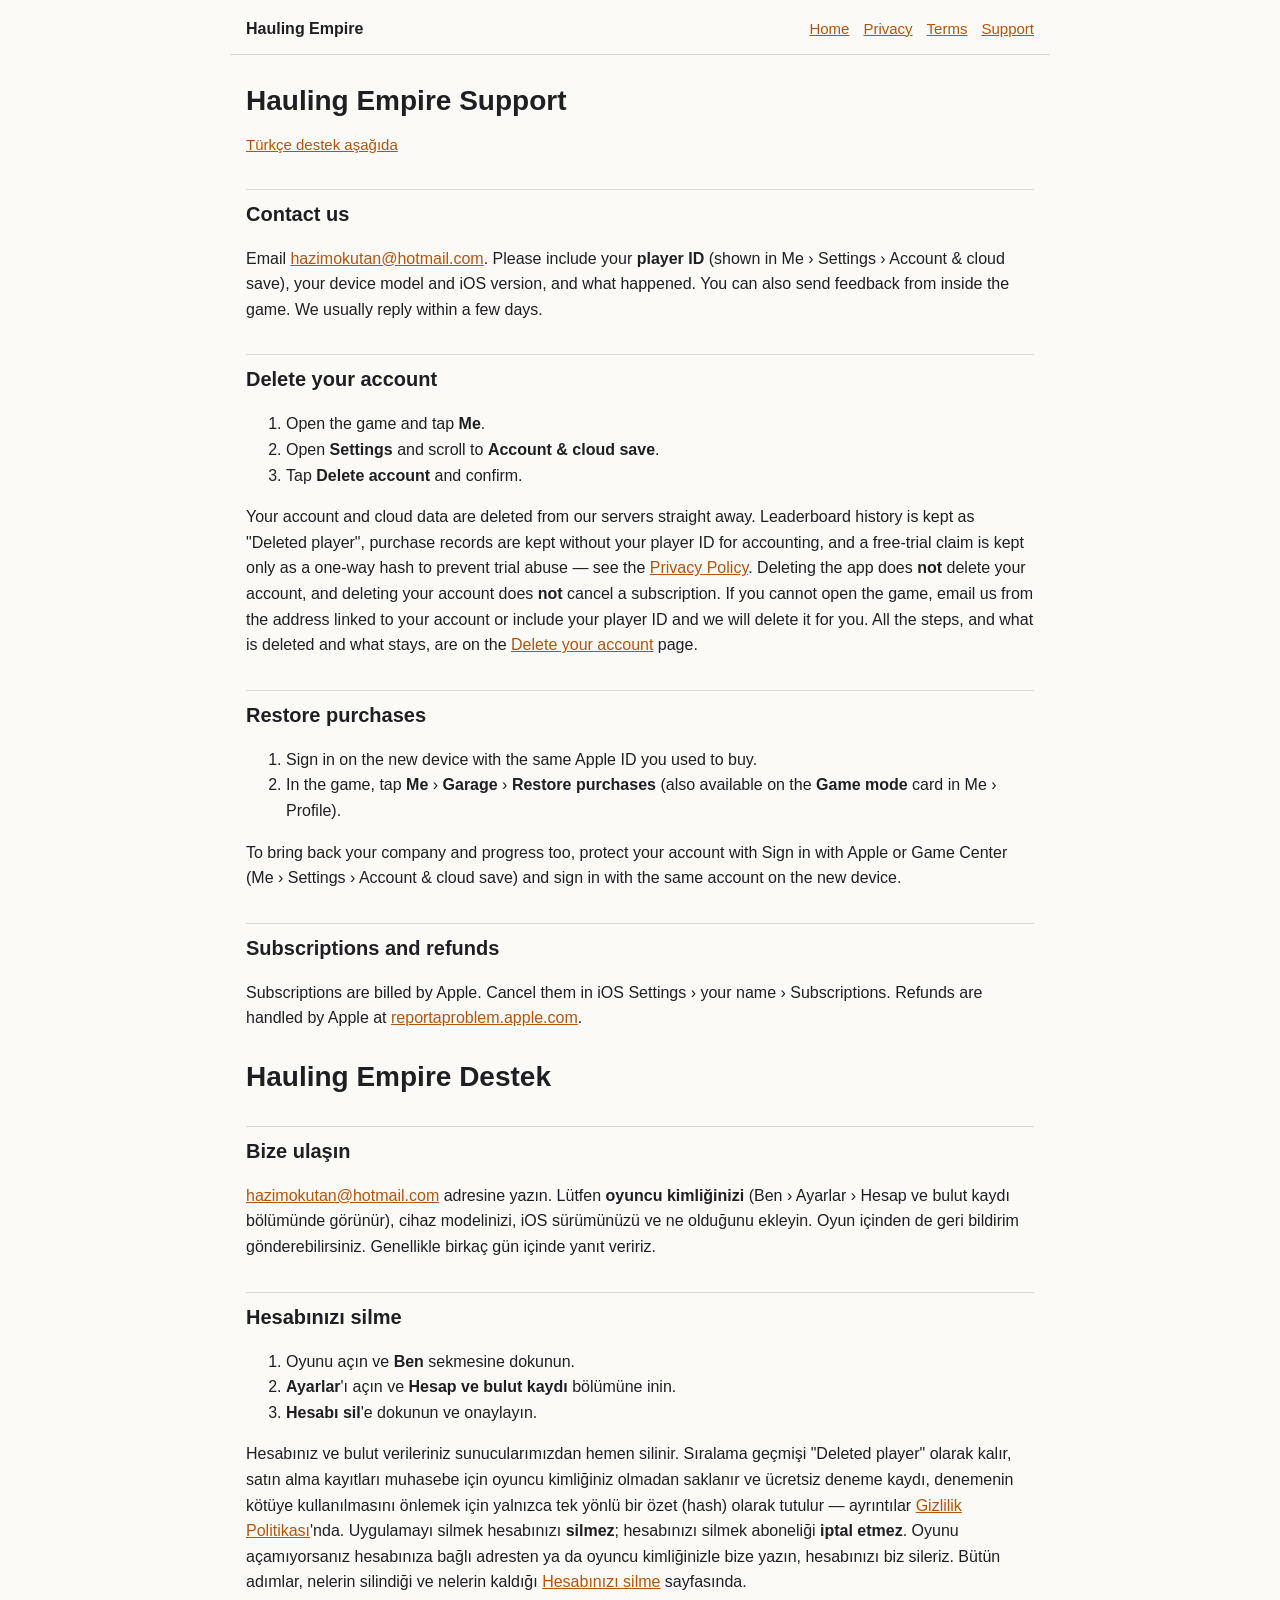
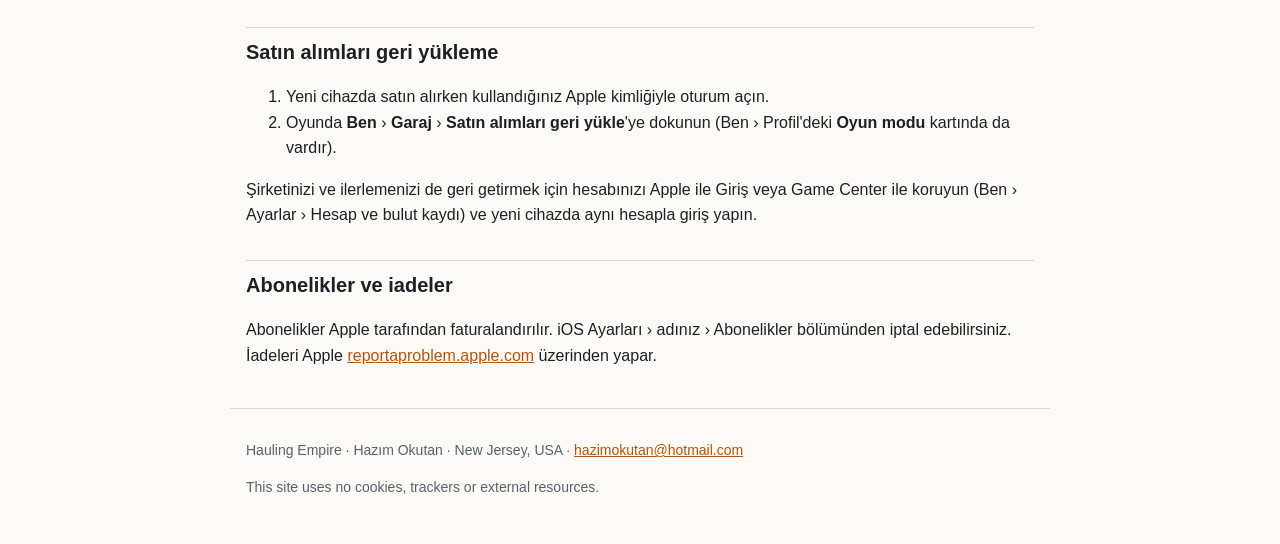
<file: support.html>
<!doctype html>
<html lang="en">
<head>
<meta charset="utf-8">
<meta name="viewport" content="width=device-width, initial-scale=1">
<meta name="color-scheme" content="light dark">
<meta name="description" content="Help and support for Hauling Empire: contact, account deletion, restoring purchases.">
<meta name="referrer" content="no-referrer">
<title>Hauling Empire Support</title>
<link rel="stylesheet" href="style.css">
</head>
<body>
<a class="skip" href="#main">Skip to content</a>
<header><a class="brand" href="index.html">Hauling Empire</a>
<nav aria-label="Site"><ul><li><a href="index.html">Home</a></li><li><a href="privacy.html">Privacy</a></li><li><a href="terms.html">Terms</a></li><li><a href="support.html">Support</a></li></ul></nav></header>
<main id="main">

<h1>Hauling Empire Support</h1>
<p class="lang"><a href="#tr" lang="tr">Türkçe destek aşağıda</a></p>
<h2 id="contact">Contact us</h2>
<p>Email <a href="mailto:hazimokutan@hotmail.com">hazimokutan@hotmail.com</a>. Please include your <strong>player ID</strong> (shown in Me › Settings › Account &amp; cloud save), your device model and iOS version, and what happened. You can also send feedback from inside the game. We usually reply within a few days.</p>
<h2 id="delete">Delete your account</h2>
<ol>
<li>Open the game and tap <strong>Me</strong>.</li>
<li>Open <strong>Settings</strong> and scroll to <strong>Account &amp; cloud save</strong>.</li>
<li>Tap <strong>Delete account</strong> and confirm.</li>
</ol>
<p>Your account and cloud data are deleted from our servers straight away. Leaderboard history is kept as "Deleted player", purchase records are kept without your player ID for accounting, and a free-trial claim is kept only as a one-way hash to prevent trial abuse — see the <a href="privacy.html">Privacy Policy</a>. Deleting the app does <strong>not</strong> delete your account, and deleting your account does <strong>not</strong> cancel a subscription. If you cannot open the game, email us from the address linked to your account or include your player ID and we will delete it for you. All the steps, and what is deleted and what stays, are on the <a href="delete-account.html">Delete your account</a> page.</p>
<h2 id="restore">Restore purchases</h2>
<ol>
<li>Sign in on the new device with the same Apple ID you used to buy.</li>
<li>In the game, tap <strong>Me</strong> › <strong>Garage</strong> › <strong>Restore purchases</strong> (also available on the <strong>Game mode</strong> card in Me › Profile).</li>
</ol>
<p>To bring back your company and progress too, protect your account with Sign in with Apple or Game Center (Me › Settings › Account &amp; cloud save) and sign in with the same account on the new device.</p>
<h2 id="subscriptions">Subscriptions and refunds</h2>
<p>Subscriptions are billed by Apple. Cancel them in iOS Settings › your name › Subscriptions. Refunds are handled by Apple at <a href="https://reportaproblem.apple.com">reportaproblem.apple.com</a>.</p>

<h1 id="tr" lang="tr">Hauling Empire Destek</h1>
<div lang="tr">
<h2>Bize ulaşın</h2>
<p><a href="mailto:hazimokutan@hotmail.com">hazimokutan@hotmail.com</a> adresine yazın. Lütfen <strong>oyuncu kimliğinizi</strong> (Ben › Ayarlar › Hesap ve bulut kaydı bölümünde görünür), cihaz modelinizi, iOS sürümünüzü ve ne olduğunu ekleyin. Oyun içinden de geri bildirim gönderebilirsiniz. Genellikle birkaç gün içinde yanıt veririz.</p>
<h2>Hesabınızı silme</h2>
<ol>
<li>Oyunu açın ve <strong>Ben</strong> sekmesine dokunun.</li>
<li><strong>Ayarlar</strong>'ı açın ve <strong>Hesap ve bulut kaydı</strong> bölümüne inin.</li>
<li><strong>Hesabı sil</strong>'e dokunun ve onaylayın.</li>
</ol>
<p>Hesabınız ve bulut verileriniz sunucularımızdan hemen silinir. Sıralama geçmişi "Deleted player" olarak kalır, satın alma kayıtları muhasebe için oyuncu kimliğiniz olmadan saklanır ve ücretsiz deneme kaydı, denemenin kötüye kullanılmasını önlemek için yalnızca tek yönlü bir özet (hash) olarak tutulur — ayrıntılar <a href="privacy-tr.html">Gizlilik Politikası</a>'nda. Uygulamayı silmek hesabınızı <strong>silmez</strong>; hesabınızı silmek aboneliği <strong>iptal etmez</strong>. Oyunu açamıyorsanız hesabınıza bağlı adresten ya da oyuncu kimliğinizle bize yazın, hesabınızı biz sileriz. Bütün adımlar, nelerin silindiği ve nelerin kaldığı <a href="delete-account-tr.html">Hesabınızı silme</a> sayfasında.</p>
<h2>Satın alımları geri yükleme</h2>
<ol>
<li>Yeni cihazda satın alırken kullandığınız Apple kimliğiyle oturum açın.</li>
<li>Oyunda <strong>Ben</strong> › <strong>Garaj</strong> › <strong>Satın alımları geri yükle</strong>'ye dokunun (Ben › Profil'deki <strong>Oyun modu</strong> kartında da vardır).</li>
</ol>
<p>Şirketinizi ve ilerlemenizi de geri getirmek için hesabınızı Apple ile Giriş veya Game Center ile koruyun (Ben › Ayarlar › Hesap ve bulut kaydı) ve yeni cihazda aynı hesapla giriş yapın.</p>
<h2>Abonelikler ve iadeler</h2>
<p>Abonelikler Apple tarafından faturalandırılır. iOS Ayarları › adınız › Abonelikler bölümünden iptal edebilirsiniz. İadeleri Apple <a href="https://reportaproblem.apple.com">reportaproblem.apple.com</a> üzerinden yapar.</p>
</div>
</main>
<footer><p>Hauling Empire · Hazım Okutan · New Jersey, USA · <a href="mailto:hazimokutan@hotmail.com">hazimokutan@hotmail.com</a></p>
<p>This site uses no cookies, trackers or external resources.</p></footer>
</body>
</html>
</file>
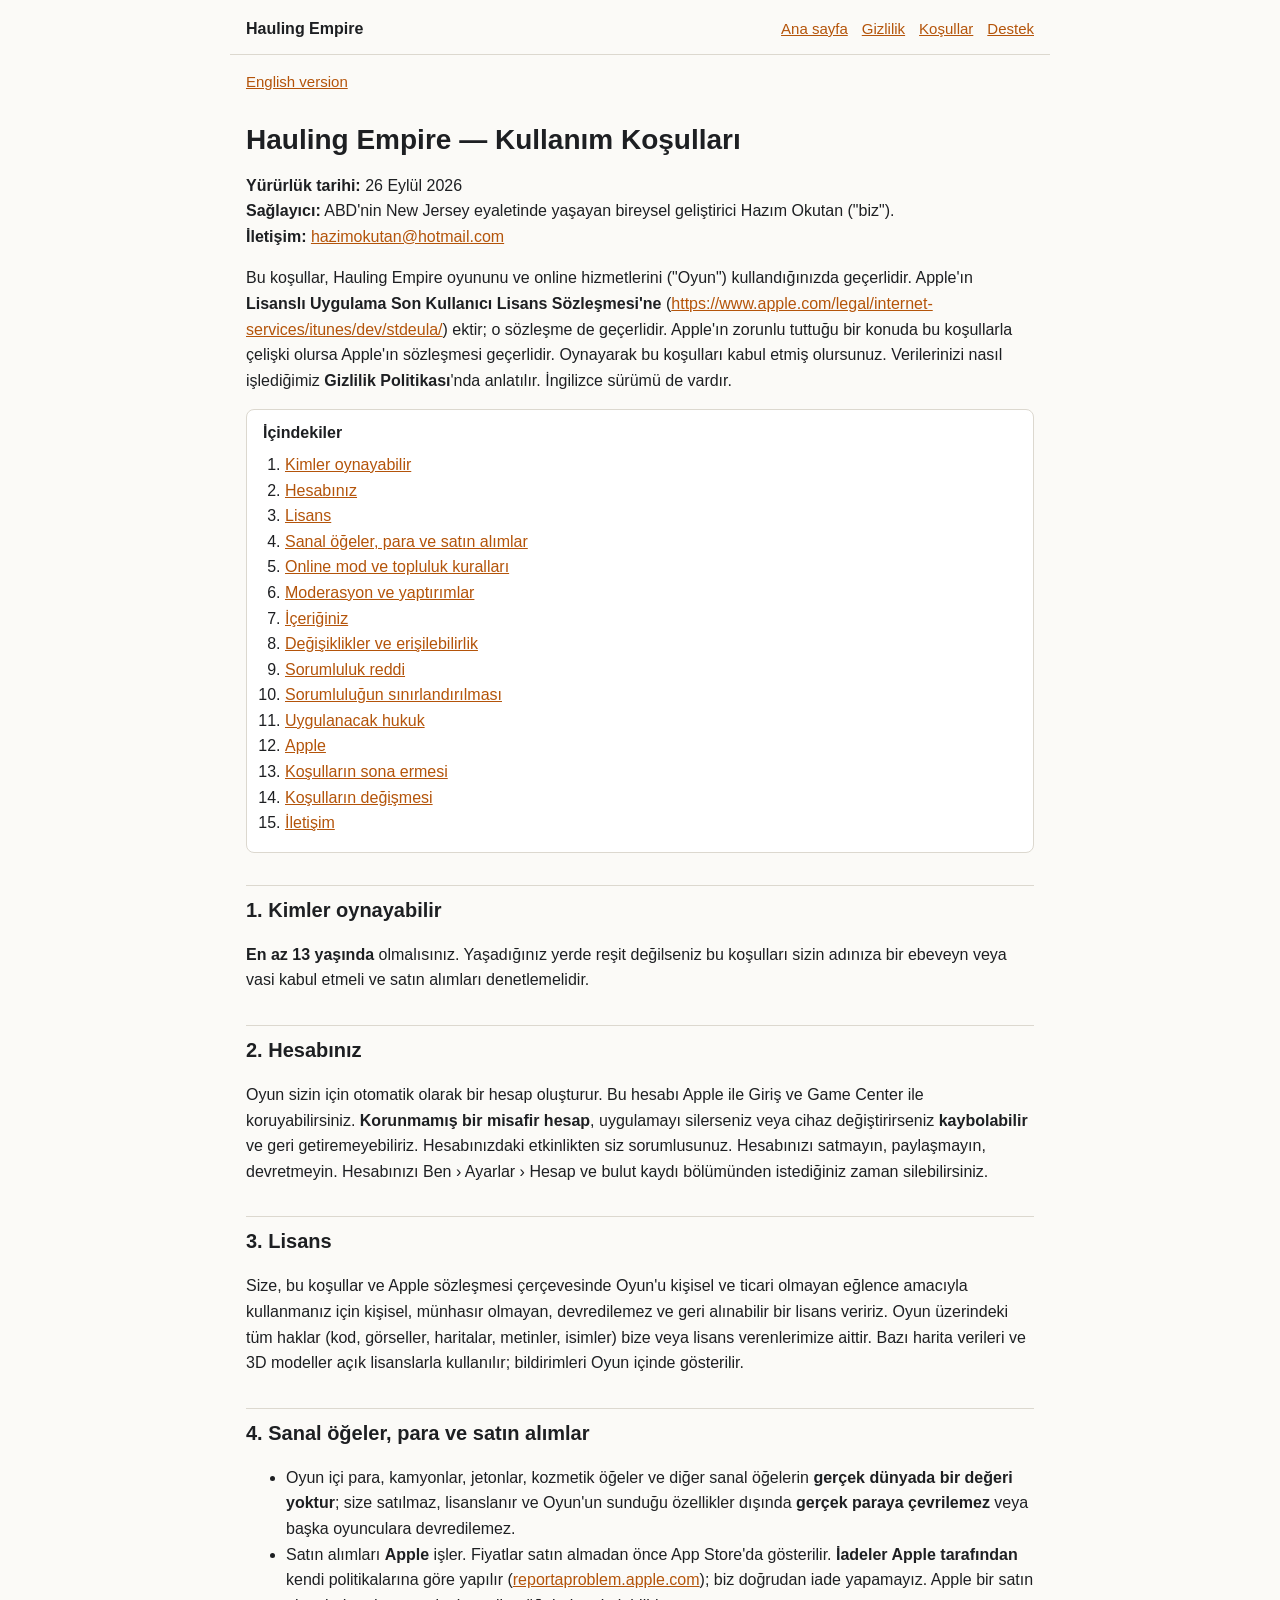
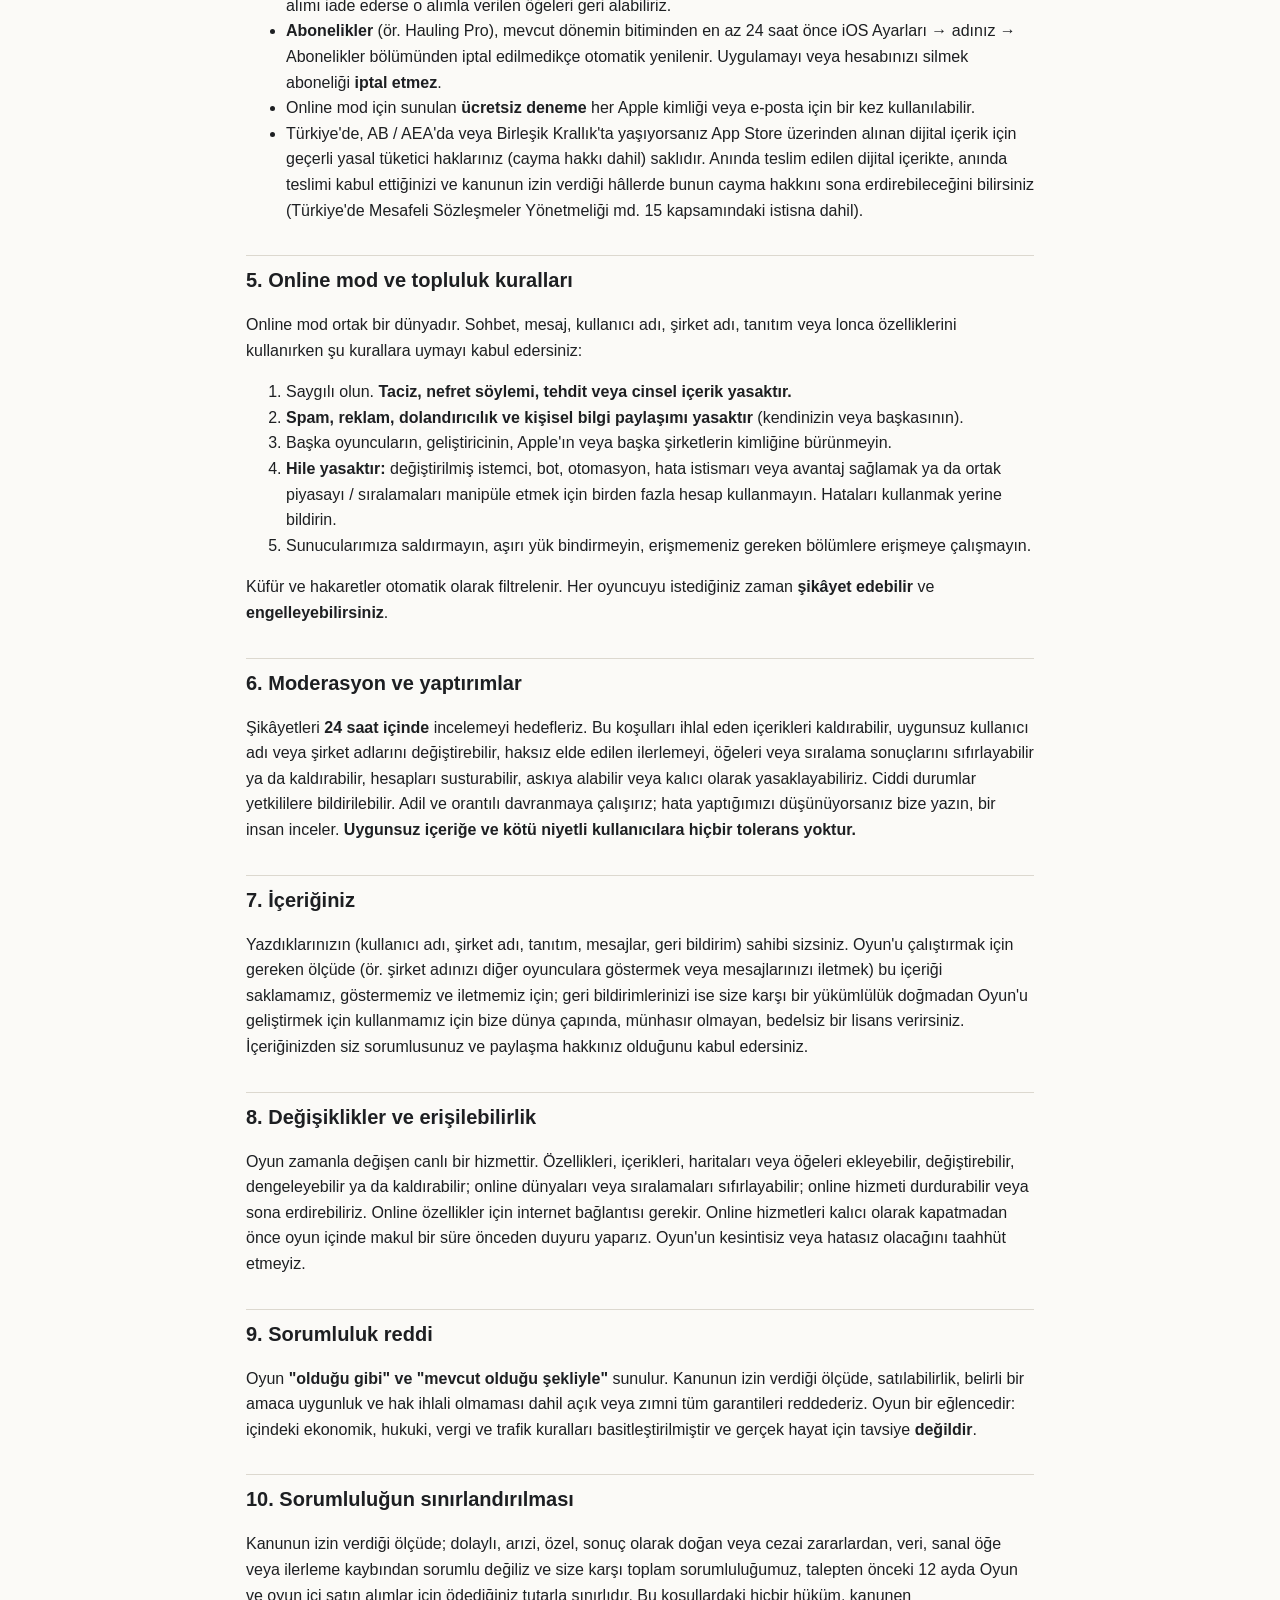
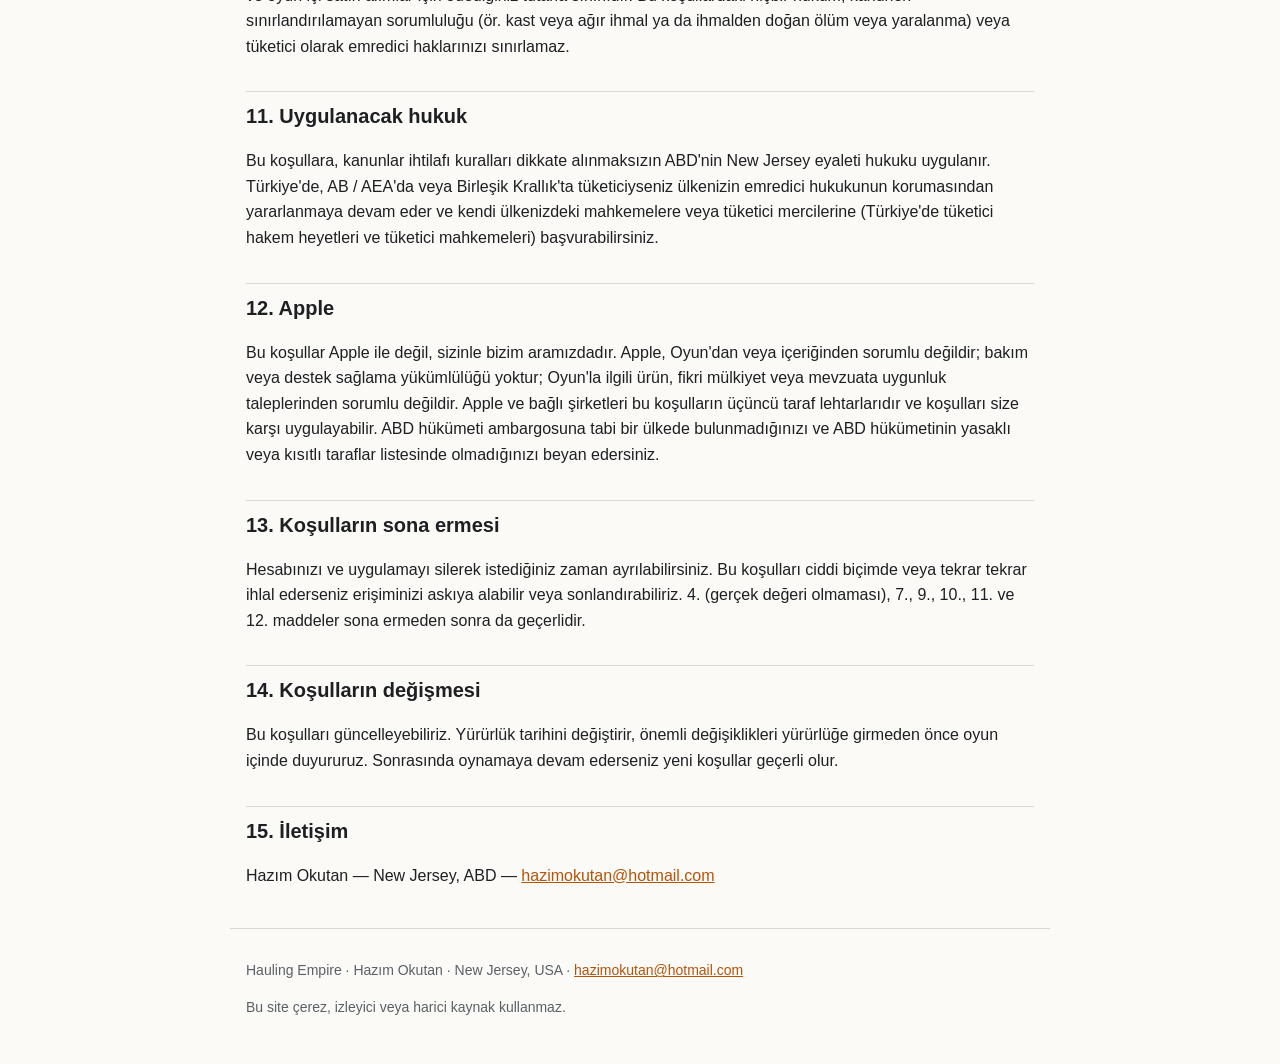
<file: terms-tr.html>
<!doctype html>
<html lang="tr">
<head>
<meta charset="utf-8">
<meta name="viewport" content="width=device-width, initial-scale=1">
<meta name="color-scheme" content="light dark">
<meta name="description" content="Hauling Empire oyunu Kullanım Koşulları.">
<meta name="referrer" content="no-referrer">
<title>Hauling Empire — Kullanım Koşulları</title>
<link rel="stylesheet" href="style.css">
</head>
<body>
<a class="skip" href="#main">İçeriğe geç</a>
<header><a class="brand" href="index.html">Hauling Empire</a>
<nav aria-label="Site"><ul><li><a href="index.html">Ana sayfa</a></li><li><a href="privacy-tr.html">Gizlilik</a></li><li><a href="terms-tr.html">Koşullar</a></li><li><a href="support.html#tr">Destek</a></li></ul></nav></header>
<main id="main">
<p class="lang"><a href="terms.html" hreflang="en" lang="en">English version</a></p>
<h1>Hauling Empire — Kullanım Koşulları</h1>
<p><strong>Yürürlük tarihi:</strong> 26 Eylül 2026<br>
<strong>Sağlayıcı:</strong> ABD'nin New Jersey eyaletinde yaşayan bireysel geliştirici Hazım Okutan (&quot;biz&quot;).<br>
<strong>İletişim:</strong> <a href="mailto:hazimokutan@hotmail.com">hazimokutan@hotmail.com</a></p>
<p>Bu koşullar, Hauling Empire oyununu ve online hizmetlerini (&quot;Oyun&quot;) kullandığınızda geçerlidir. Apple'ın <strong>Lisanslı Uygulama Son Kullanıcı Lisans Sözleşmesi'ne</strong> (<a href="https://www.apple.com/legal/internet-services/itunes/dev/stdeula/">https://www.apple.com/legal/internet-services/itunes/dev/stdeula/</a>) ektir; o sözleşme de geçerlidir. Apple'ın zorunlu tuttuğu bir konuda bu koşullarla çelişki olursa Apple'ın sözleşmesi geçerlidir. Oynayarak bu koşulları kabul etmiş olursunuz. Verilerinizi nasıl işlediğimiz <strong>Gizlilik Politikası</strong>'nda anlatılır. İngilizce sürümü de vardır.</p>
<nav class="toc" aria-label="İçindekiler"><strong>İçindekiler</strong><ol><li><a href="#s1">Kimler oynayabilir</a></li><li><a href="#s2">Hesabınız</a></li><li><a href="#s3">Lisans</a></li><li><a href="#s4">Sanal öğeler, para ve satın alımlar</a></li><li><a href="#s5">Online mod ve topluluk kuralları</a></li><li><a href="#s6">Moderasyon ve yaptırımlar</a></li><li><a href="#s7">İçeriğiniz</a></li><li><a href="#s8">Değişiklikler ve erişilebilirlik</a></li><li><a href="#s9">Sorumluluk reddi</a></li><li><a href="#s10">Sorumluluğun sınırlandırılması</a></li><li><a href="#s11">Uygulanacak hukuk</a></li><li><a href="#s12">Apple</a></li><li><a href="#s13">Koşulların sona ermesi</a></li><li><a href="#s14">Koşulların değişmesi</a></li><li><a href="#s15">İletişim</a></li></ol></nav>
<h2 id="s1">1. Kimler oynayabilir</h2>
<p><strong>En az 13 yaşında</strong> olmalısınız. Yaşadığınız yerde reşit değilseniz bu koşulları sizin adınıza bir ebeveyn veya vasi kabul etmeli ve satın alımları denetlemelidir.</p>
<h2 id="s2">2. Hesabınız</h2>
<p>Oyun sizin için otomatik olarak bir hesap oluşturur. Bu hesabı Apple ile Giriş ve Game Center ile koruyabilirsiniz. <strong>Korunmamış bir misafir hesap</strong>, uygulamayı silerseniz veya cihaz değiştirirseniz <strong>kaybolabilir</strong> ve geri getiremeyebiliriz. Hesabınızdaki etkinlikten siz sorumlusunuz. Hesabınızı satmayın, paylaşmayın, devretmeyin. Hesabınızı Ben › Ayarlar › Hesap ve bulut kaydı bölümünden istediğiniz zaman silebilirsiniz.</p>
<h2 id="s3">3. Lisans</h2>
<p>Size, bu koşullar ve Apple sözleşmesi çerçevesinde Oyun'u kişisel ve ticari olmayan eğlence amacıyla kullanmanız için kişisel, münhasır olmayan, devredilemez ve geri alınabilir bir lisans veririz. Oyun üzerindeki tüm haklar (kod, görseller, haritalar, metinler, isimler) bize veya lisans verenlerimize aittir. Bazı harita verileri ve 3D modeller açık lisanslarla kullanılır; bildirimleri Oyun içinde gösterilir.</p>
<h2 id="s4">4. Sanal öğeler, para ve satın alımlar</h2>
<ul><li>Oyun içi para, kamyonlar, jetonlar, kozmetik öğeler ve diğer sanal öğelerin <strong>gerçek dünyada bir değeri yoktur</strong>; size satılmaz, lisanslanır ve Oyun'un sunduğu özellikler dışında <strong>gerçek paraya çevrilemez</strong> veya başka oyunculara devredilemez.</li><li>Satın alımları <strong>Apple</strong> işler. Fiyatlar satın almadan önce App Store'da gösterilir. <strong>İadeler Apple tarafından</strong> kendi politikalarına göre yapılır (<a href="https://reportaproblem.apple.com">reportaproblem.apple.com</a>); biz doğrudan iade yapamayız. Apple bir satın alımı iade ederse o alımla verilen öğeleri geri alabiliriz.</li><li><strong>Abonelikler</strong> (ör. Hauling Pro), mevcut dönemin bitiminden en az 24 saat önce iOS Ayarları → adınız → Abonelikler bölümünden iptal edilmedikçe otomatik yenilenir. Uygulamayı veya hesabınızı silmek aboneliği <strong>iptal etmez</strong>.</li><li>Online mod için sunulan <strong>ücretsiz deneme</strong> her Apple kimliği veya e-posta için bir kez kullanılabilir.</li><li>Türkiye'de, AB / AEA'da veya Birleşik Krallık'ta yaşıyorsanız App Store üzerinden alınan dijital içerik için geçerli yasal tüketici haklarınız (cayma hakkı dahil) saklıdır. Anında teslim edilen dijital içerikte, anında teslimi kabul ettiğinizi ve kanunun izin verdiği hâllerde bunun cayma hakkını sona erdirebileceğini bilirsiniz (Türkiye'de Mesafeli Sözleşmeler Yönetmeliği md. 15 kapsamındaki istisna dahil).</li></ul>
<h2 id="s5">5. Online mod ve topluluk kuralları</h2>
<p>Online mod ortak bir dünyadır. Sohbet, mesaj, kullanıcı adı, şirket adı, tanıtım veya lonca özelliklerini kullanırken şu kurallara uymayı kabul edersiniz:</p>
<ol><li>Saygılı olun. <strong>Taciz, nefret söylemi, tehdit veya cinsel içerik yasaktır.</strong></li><li><strong>Spam, reklam, dolandırıcılık ve kişisel bilgi paylaşımı yasaktır</strong> (kendinizin veya başkasının).</li><li>Başka oyuncuların, geliştiricinin, Apple'ın veya başka şirketlerin kimliğine bürünmeyin.</li><li><strong>Hile yasaktır:</strong> değiştirilmiş istemci, bot, otomasyon, hata istismarı veya avantaj sağlamak ya da ortak piyasayı / sıralamaları manipüle etmek için birden fazla hesap kullanmayın. Hataları kullanmak yerine bildirin.</li><li>Sunucularımıza saldırmayın, aşırı yük bindirmeyin, erişmemeniz gereken bölümlere erişmeye çalışmayın.</li></ol>
<p>Küfür ve hakaretler otomatik olarak filtrelenir. Her oyuncuyu istediğiniz zaman <strong>şikâyet edebilir</strong> ve <strong>engelleyebilirsiniz</strong>.</p>
<h2 id="s6">6. Moderasyon ve yaptırımlar</h2>
<p>Şikâyetleri <strong>24 saat içinde</strong> incelemeyi hedefleriz. Bu koşulları ihlal eden içerikleri kaldırabilir, uygunsuz kullanıcı adı veya şirket adlarını değiştirebilir, haksız elde edilen ilerlemeyi, öğeleri veya sıralama sonuçlarını sıfırlayabilir ya da kaldırabilir, hesapları susturabilir, askıya alabilir veya kalıcı olarak yasaklayabiliriz. Ciddi durumlar yetkililere bildirilebilir. Adil ve orantılı davranmaya çalışırız; hata yaptığımızı düşünüyorsanız bize yazın, bir insan inceler. <strong>Uygunsuz içeriğe ve kötü niyetli kullanıcılara hiçbir tolerans yoktur.</strong></p>
<h2 id="s7">7. İçeriğiniz</h2>
<p>Yazdıklarınızın (kullanıcı adı, şirket adı, tanıtım, mesajlar, geri bildirim) sahibi sizsiniz. Oyun'u çalıştırmak için gereken ölçüde (ör. şirket adınızı diğer oyunculara göstermek veya mesajlarınızı iletmek) bu içeriği saklamamız, göstermemiz ve iletmemiz için; geri bildirimlerinizi ise size karşı bir yükümlülük doğmadan Oyun'u geliştirmek için kullanmamız için bize dünya çapında, münhasır olmayan, bedelsiz bir lisans verirsiniz. İçeriğinizden siz sorumlusunuz ve paylaşma hakkınız olduğunu kabul edersiniz.</p>
<h2 id="s8">8. Değişiklikler ve erişilebilirlik</h2>
<p>Oyun zamanla değişen canlı bir hizmettir. Özellikleri, içerikleri, haritaları veya öğeleri ekleyebilir, değiştirebilir, dengeleyebilir ya da kaldırabilir; online dünyaları veya sıralamaları sıfırlayabilir; online hizmeti durdurabilir veya sona erdirebiliriz. Online özellikler için internet bağlantısı gerekir. Online hizmetleri kalıcı olarak kapatmadan önce oyun içinde makul bir süre önceden duyuru yaparız. Oyun'un kesintisiz veya hatasız olacağını taahhüt etmeyiz.</p>
<h2 id="s9">9. Sorumluluk reddi</h2>
<p>Oyun <strong>&quot;olduğu gibi&quot; ve &quot;mevcut olduğu şekliyle&quot;</strong> sunulur. Kanunun izin verdiği ölçüde, satılabilirlik, belirli bir amaca uygunluk ve hak ihlali olmaması dahil açık veya zımni tüm garantileri reddederiz. Oyun bir eğlencedir: içindeki ekonomik, hukuki, vergi ve trafik kuralları basitleştirilmiştir ve gerçek hayat için tavsiye <strong>değildir</strong>.</p>
<h2 id="s10">10. Sorumluluğun sınırlandırılması</h2>
<p>Kanunun izin verdiği ölçüde; dolaylı, arızi, özel, sonuç olarak doğan veya cezai zararlardan, veri, sanal öğe veya ilerleme kaybından sorumlu değiliz ve size karşı toplam sorumluluğumuz, talepten önceki 12 ayda Oyun ve oyun içi satın alımlar için ödediğiniz tutarla sınırlıdır. Bu koşullardaki hiçbir hüküm, kanunen sınırlandırılamayan sorumluluğu (ör. kast veya ağır ihmal ya da ihmalden doğan ölüm veya yaralanma) veya tüketici olarak emredici haklarınızı sınırlamaz.</p>
<h2 id="s11">11. Uygulanacak hukuk</h2>
<p>Bu koşullara, kanunlar ihtilafı kuralları dikkate alınmaksızın ABD'nin New Jersey eyaleti hukuku uygulanır. Türkiye'de, AB / AEA'da veya Birleşik Krallık'ta tüketiciyseniz ülkenizin emredici hukukunun korumasından yararlanmaya devam eder ve kendi ülkenizdeki mahkemelere veya tüketici mercilerine (Türkiye'de tüketici hakem heyetleri ve tüketici mahkemeleri) başvurabilirsiniz.</p>
<h2 id="s12">12. Apple</h2>
<p>Bu koşullar Apple ile değil, sizinle bizim aramızdadır. Apple, Oyun'dan veya içeriğinden sorumlu değildir; bakım veya destek sağlama yükümlülüğü yoktur; Oyun'la ilgili ürün, fikri mülkiyet veya mevzuata uygunluk taleplerinden sorumlu değildir. Apple ve bağlı şirketleri bu koşulların üçüncü taraf lehtarlarıdır ve koşulları size karşı uygulayabilir. ABD hükümeti ambargosuna tabi bir ülkede bulunmadığınızı ve ABD hükümetinin yasaklı veya kısıtlı taraflar listesinde olmadığınızı beyan edersiniz.</p>
<h2 id="s13">13. Koşulların sona ermesi</h2>
<p>Hesabınızı ve uygulamayı silerek istediğiniz zaman ayrılabilirsiniz. Bu koşulları ciddi biçimde veya tekrar tekrar ihlal ederseniz erişiminizi askıya alabilir veya sonlandırabiliriz. 4. (gerçek değeri olmaması), 7., 9., 10., 11. ve 12. maddeler sona ermeden sonra da geçerlidir.</p>
<h2 id="s14">14. Koşulların değişmesi</h2>
<p>Bu koşulları güncelleyebiliriz. Yürürlük tarihini değiştirir, önemli değişiklikleri yürürlüğe girmeden önce oyun içinde duyururuz. Sonrasında oynamaya devam ederseniz yeni koşullar geçerli olur.</p>
<h2 id="s15">15. İletişim</h2>
<p>Hazım Okutan — New Jersey, ABD — <a href="mailto:hazimokutan@hotmail.com">hazimokutan@hotmail.com</a></p>
</main>
<footer><p>Hauling Empire · Hazım Okutan · New Jersey, USA · <a href="mailto:hazimokutan@hotmail.com">hazimokutan@hotmail.com</a></p>
<p>Bu site çerez, izleyici veya harici kaynak kullanmaz.</p></footer>
</body>
</html>
</file>
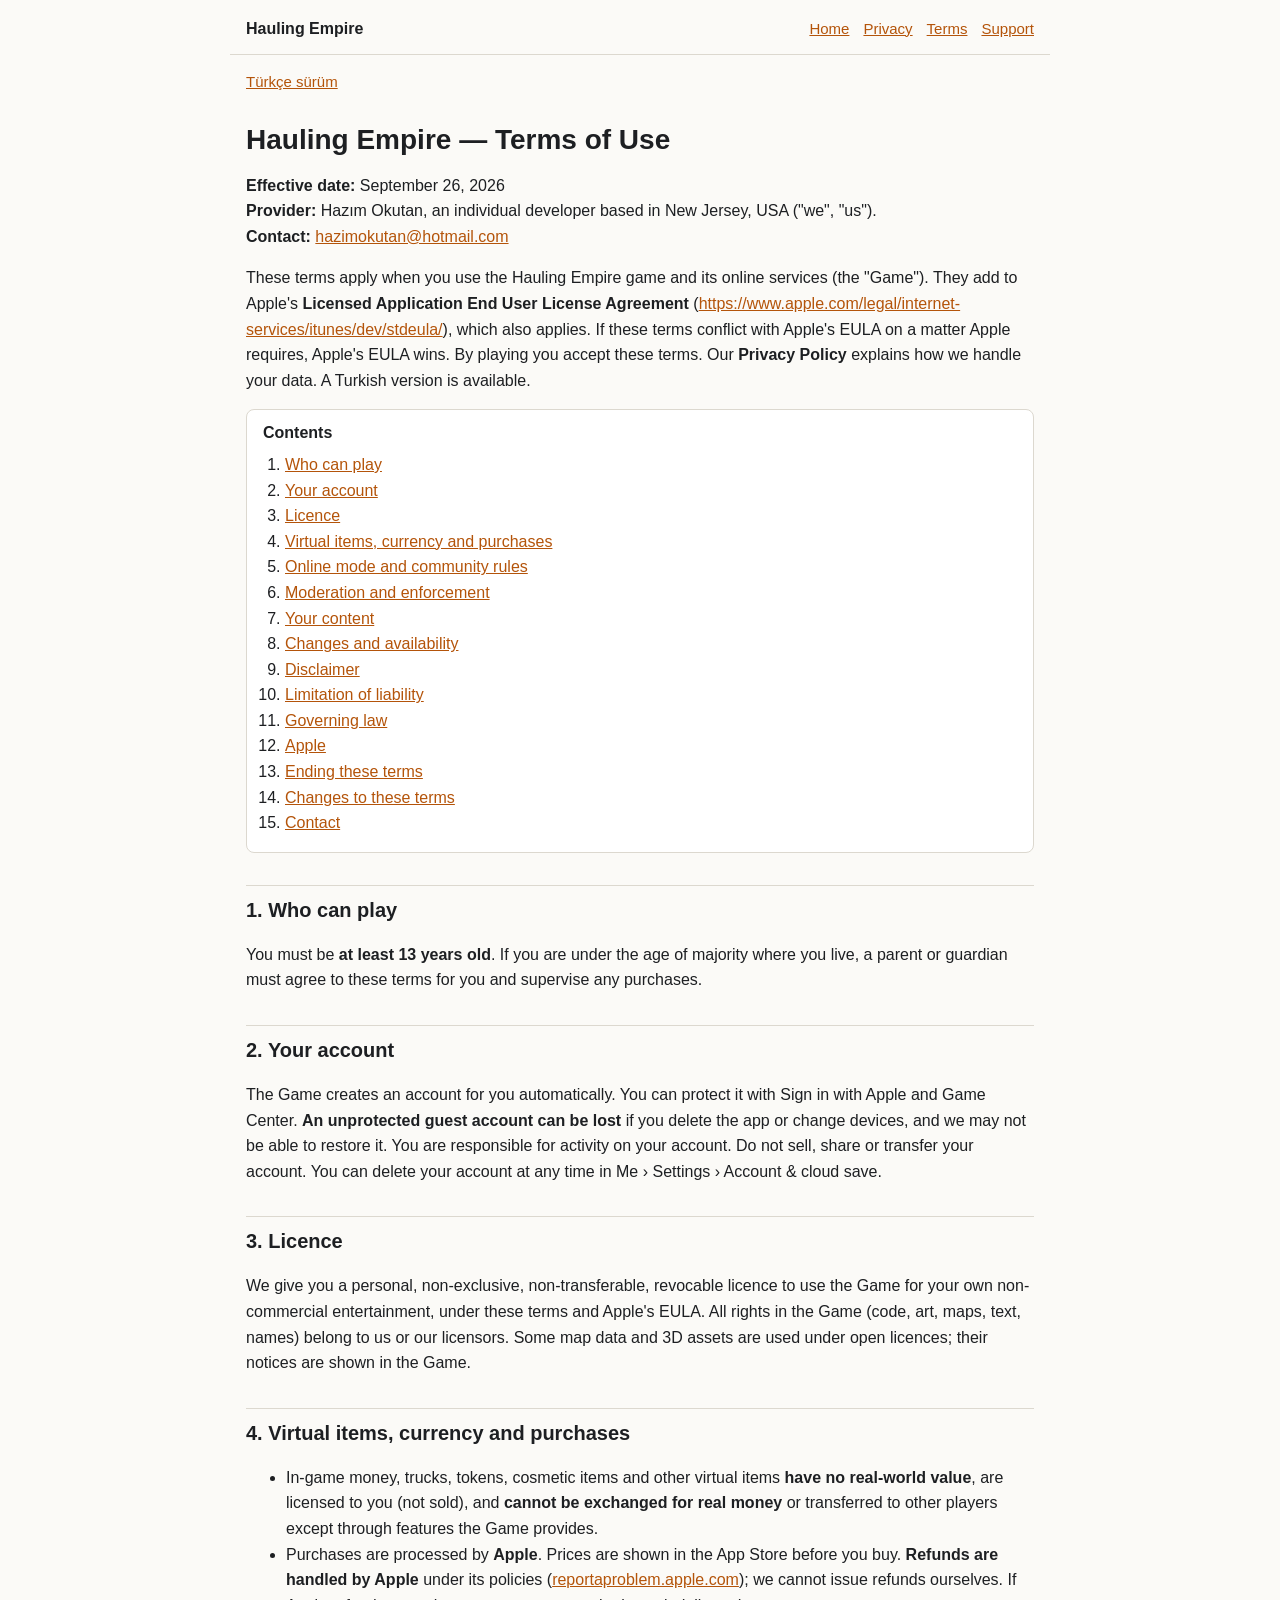
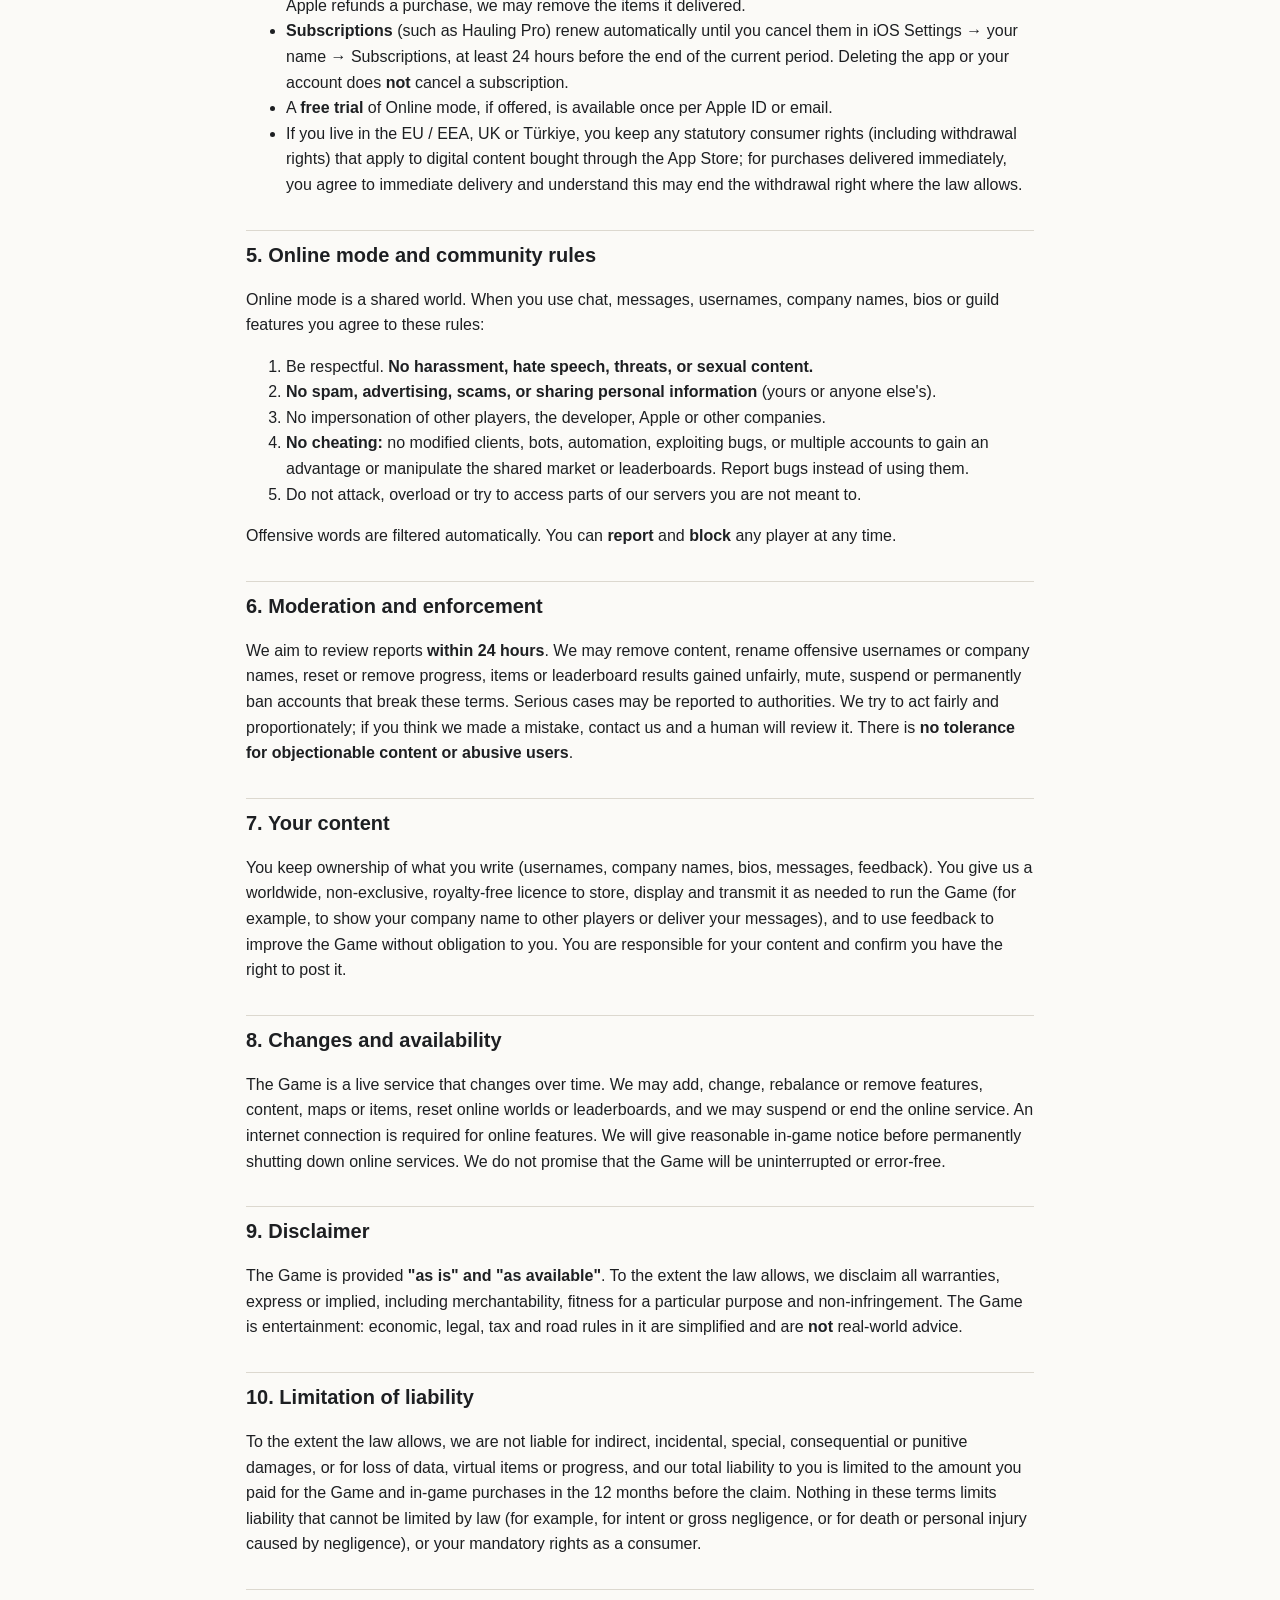
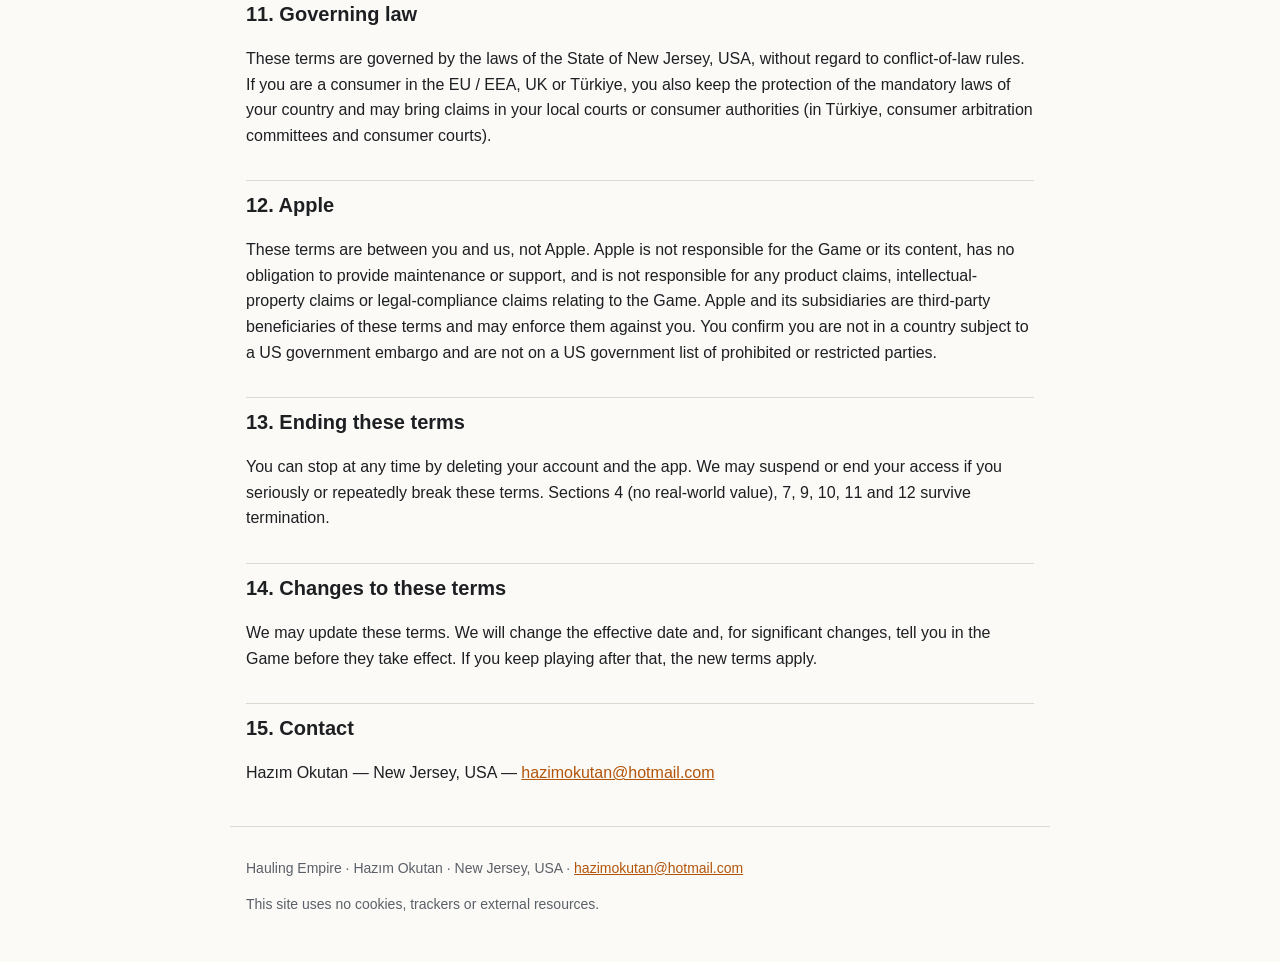
<file: terms.html>
<!doctype html>
<html lang="en">
<head>
<meta charset="utf-8">
<meta name="viewport" content="width=device-width, initial-scale=1">
<meta name="color-scheme" content="light dark">
<meta name="description" content="Terms of Use for the Hauling Empire game.">
<meta name="referrer" content="no-referrer">
<title>Hauling Empire — Terms of Use</title>
<link rel="stylesheet" href="style.css">
</head>
<body>
<a class="skip" href="#main">Skip to content</a>
<header><a class="brand" href="index.html">Hauling Empire</a>
<nav aria-label="Site"><ul><li><a href="index.html">Home</a></li><li><a href="privacy.html">Privacy</a></li><li><a href="terms.html">Terms</a></li><li><a href="support.html">Support</a></li></ul></nav></header>
<main id="main">
<p class="lang"><a href="terms-tr.html" hreflang="tr" lang="tr">Türkçe sürüm</a></p>
<h1>Hauling Empire — Terms of Use</h1>
<p><strong>Effective date:</strong> September 26, 2026<br>
<strong>Provider:</strong> Hazım Okutan, an individual developer based in New Jersey, USA (&quot;we&quot;, &quot;us&quot;).<br>
<strong>Contact:</strong> <a href="mailto:hazimokutan@hotmail.com">hazimokutan@hotmail.com</a></p>
<p>These terms apply when you use the Hauling Empire game and its online services (the &quot;Game&quot;). They add to Apple's <strong>Licensed Application End User License Agreement</strong> (<a href="https://www.apple.com/legal/internet-services/itunes/dev/stdeula/">https://www.apple.com/legal/internet-services/itunes/dev/stdeula/</a>), which also applies. If these terms conflict with Apple's EULA on a matter Apple requires, Apple's EULA wins. By playing you accept these terms. Our <strong>Privacy Policy</strong> explains how we handle your data. A Turkish version is available.</p>
<nav class="toc" aria-label="Contents"><strong>Contents</strong><ol><li><a href="#s1">Who can play</a></li><li><a href="#s2">Your account</a></li><li><a href="#s3">Licence</a></li><li><a href="#s4">Virtual items, currency and purchases</a></li><li><a href="#s5">Online mode and community rules</a></li><li><a href="#s6">Moderation and enforcement</a></li><li><a href="#s7">Your content</a></li><li><a href="#s8">Changes and availability</a></li><li><a href="#s9">Disclaimer</a></li><li><a href="#s10">Limitation of liability</a></li><li><a href="#s11">Governing law</a></li><li><a href="#s12">Apple</a></li><li><a href="#s13">Ending these terms</a></li><li><a href="#s14">Changes to these terms</a></li><li><a href="#s15">Contact</a></li></ol></nav>
<h2 id="s1">1. Who can play</h2>
<p>You must be <strong>at least 13 years old</strong>. If you are under the age of majority where you live, a parent or guardian must agree to these terms for you and supervise any purchases.</p>
<h2 id="s2">2. Your account</h2>
<p>The Game creates an account for you automatically. You can protect it with Sign in with Apple and Game Center. <strong>An unprotected guest account can be lost</strong> if you delete the app or change devices, and we may not be able to restore it. You are responsible for activity on your account. Do not sell, share or transfer your account. You can delete your account at any time in Me › Settings › Account &amp; cloud save.</p>
<h2 id="s3">3. Licence</h2>
<p>We give you a personal, non-exclusive, non-transferable, revocable licence to use the Game for your own non-commercial entertainment, under these terms and Apple's EULA. All rights in the Game (code, art, maps, text, names) belong to us or our licensors. Some map data and 3D assets are used under open licences; their notices are shown in the Game.</p>
<h2 id="s4">4. Virtual items, currency and purchases</h2>
<ul><li>In-game money, trucks, tokens, cosmetic items and other virtual items <strong>have no real-world value</strong>, are licensed to you (not sold), and <strong>cannot be exchanged for real money</strong> or transferred to other players except through features the Game provides.</li><li>Purchases are processed by <strong>Apple</strong>. Prices are shown in the App Store before you buy. <strong>Refunds are handled by Apple</strong> under its policies (<a href="https://reportaproblem.apple.com">reportaproblem.apple.com</a>); we cannot issue refunds ourselves. If Apple refunds a purchase, we may remove the items it delivered.</li><li><strong>Subscriptions</strong> (such as Hauling Pro) renew automatically until you cancel them in iOS Settings → your name → Subscriptions, at least 24 hours before the end of the current period. Deleting the app or your account does <strong>not</strong> cancel a subscription.</li><li>A <strong>free trial</strong> of Online mode, if offered, is available once per Apple ID or email.</li><li>If you live in the EU / EEA, UK or Türkiye, you keep any statutory consumer rights (including withdrawal rights) that apply to digital content bought through the App Store; for purchases delivered immediately, you agree to immediate delivery and understand this may end the withdrawal right where the law allows.</li></ul>
<h2 id="s5">5. Online mode and community rules</h2>
<p>Online mode is a shared world. When you use chat, messages, usernames, company names, bios or guild features you agree to these rules:</p>
<ol><li>Be respectful. <strong>No harassment, hate speech, threats, or sexual content.</strong></li><li><strong>No spam, advertising, scams, or sharing personal information</strong> (yours or anyone else's).</li><li>No impersonation of other players, the developer, Apple or other companies.</li><li><strong>No cheating:</strong> no modified clients, bots, automation, exploiting bugs, or multiple accounts to gain an advantage or manipulate the shared market or leaderboards. Report bugs instead of using them.</li><li>Do not attack, overload or try to access parts of our servers you are not meant to.</li></ol>
<p>Offensive words are filtered automatically. You can <strong>report</strong> and <strong>block</strong> any player at any time.</p>
<h2 id="s6">6. Moderation and enforcement</h2>
<p>We aim to review reports <strong>within 24 hours</strong>. We may remove content, rename offensive usernames or company names, reset or remove progress, items or leaderboard results gained unfairly, mute, suspend or permanently ban accounts that break these terms. Serious cases may be reported to authorities. We try to act fairly and proportionately; if you think we made a mistake, contact us and a human will review it. There is <strong>no tolerance for objectionable content or abusive users</strong>.</p>
<h2 id="s7">7. Your content</h2>
<p>You keep ownership of what you write (usernames, company names, bios, messages, feedback). You give us a worldwide, non-exclusive, royalty-free licence to store, display and transmit it as needed to run the Game (for example, to show your company name to other players or deliver your messages), and to use feedback to improve the Game without obligation to you. You are responsible for your content and confirm you have the right to post it.</p>
<h2 id="s8">8. Changes and availability</h2>
<p>The Game is a live service that changes over time. We may add, change, rebalance or remove features, content, maps or items, reset online worlds or leaderboards, and we may suspend or end the online service. An internet connection is required for online features. We will give reasonable in-game notice before permanently shutting down online services. We do not promise that the Game will be uninterrupted or error-free.</p>
<h2 id="s9">9. Disclaimer</h2>
<p>The Game is provided <strong>&quot;as is&quot; and &quot;as available&quot;</strong>. To the extent the law allows, we disclaim all warranties, express or implied, including merchantability, fitness for a particular purpose and non-infringement. The Game is entertainment: economic, legal, tax and road rules in it are simplified and are <strong>not</strong> real-world advice.</p>
<h2 id="s10">10. Limitation of liability</h2>
<p>To the extent the law allows, we are not liable for indirect, incidental, special, consequential or punitive damages, or for loss of data, virtual items or progress, and our total liability to you is limited to the amount you paid for the Game and in-game purchases in the 12 months before the claim. Nothing in these terms limits liability that cannot be limited by law (for example, for intent or gross negligence, or for death or personal injury caused by negligence), or your mandatory rights as a consumer.</p>
<h2 id="s11">11. Governing law</h2>
<p>These terms are governed by the laws of the State of New Jersey, USA, without regard to conflict-of-law rules. If you are a consumer in the EU / EEA, UK or Türkiye, you also keep the protection of the mandatory laws of your country and may bring claims in your local courts or consumer authorities (in Türkiye, consumer arbitration committees and consumer courts).</p>
<h2 id="s12">12. Apple</h2>
<p>These terms are between you and us, not Apple. Apple is not responsible for the Game or its content, has no obligation to provide maintenance or support, and is not responsible for any product claims, intellectual-property claims or legal-compliance claims relating to the Game. Apple and its subsidiaries are third-party beneficiaries of these terms and may enforce them against you. You confirm you are not in a country subject to a US government embargo and are not on a US government list of prohibited or restricted parties.</p>
<h2 id="s13">13. Ending these terms</h2>
<p>You can stop at any time by deleting your account and the app. We may suspend or end your access if you seriously or repeatedly break these terms. Sections 4 (no real-world value), 7, 9, 10, 11 and 12 survive termination.</p>
<h2 id="s14">14. Changes to these terms</h2>
<p>We may update these terms. We will change the effective date and, for significant changes, tell you in the Game before they take effect. If you keep playing after that, the new terms apply.</p>
<h2 id="s15">15. Contact</h2>
<p>Hazım Okutan — New Jersey, USA — <a href="mailto:hazimokutan@hotmail.com">hazimokutan@hotmail.com</a></p>
</main>
<footer><p>Hauling Empire · Hazım Okutan · New Jersey, USA · <a href="mailto:hazimokutan@hotmail.com">hazimokutan@hotmail.com</a></p>
<p>This site uses no cookies, trackers or external resources.</p></footer>
</body>
</html>
</file>
<file: style.css>
:root{--bg:#fbfaf7;--fg:#1d1f22;--muted:#5b6068;--line:#dcd8cf;--accent:#b4540a;--card:#ffffff;--code:#f0ede6}
@media (prefers-color-scheme:dark){:root{--bg:#15171a;--fg:#e8e6e1;--muted:#a3a7ad;--line:#33373d;--accent:#f0a052;--card:#1d2024;--code:#262a2f}}
*{box-sizing:border-box}html{-webkit-text-size-adjust:100%}
body{margin:0;background:var(--bg);color:var(--fg);font:16px/1.6 -apple-system,BlinkMacSystemFont,"Segoe UI",Roboto,"Helvetica Neue",Arial,sans-serif}
a{color:var(--accent)}a:focus-visible{outline:2px solid var(--accent);outline-offset:2px}
.skip{position:absolute;left:-9999px}.skip:focus{left:16px;top:8px;background:var(--card);padding:8px;z-index:9}
header,main,footer{max-width:820px;margin:0 auto;padding:0 16px}
header{display:flex;flex-wrap:wrap;gap:8px 16px;align-items:center;justify-content:space-between;padding-top:16px;padding-bottom:12px;border-bottom:1px solid var(--line)}
header .brand{font-weight:700;text-decoration:none;color:var(--fg)}
nav ul{list-style:none;margin:0;padding:0;display:flex;flex-wrap:wrap;gap:4px 14px;font-size:15px}
h1{font-size:1.75rem;line-height:1.25;margin:28px 0 12px}h2{font-size:1.25rem;margin:32px 0 8px;padding-top:8px;border-top:1px solid var(--line)}
h3{font-size:1.05rem;margin:20px 0 6px}
code{background:var(--code);padding:1px 5px;border-radius:4px;font-size:.92em}
.lang{font-size:15px;color:var(--muted)}
.toc{background:var(--card);border:1px solid var(--line);border-radius:8px;padding:10px 16px;margin:16px 0}.toc ol{margin:6px 0;padding-left:22px}
.table{overflow-x:auto;margin:12px 0}table{border-collapse:collapse;width:100%;font-size:15px;background:var(--card)}
th,td{border:1px solid var(--line);padding:8px 10px;text-align:left;vertical-align:top}thead th{background:var(--code)}
@media (max-width:640px){thead{position:absolute;left:-9999px}table,tbody,tr,th,td{display:block;width:100%}
tr{border:1px solid var(--line);border-radius:8px;margin:0 0 12px;overflow:hidden}th[scope=row]{background:var(--code);border:0}
td{border:0;border-top:1px solid var(--line)}td::before{content:attr(data-label);display:block;font-weight:600;color:var(--muted);font-size:13px}}
.card{background:var(--card);border:1px solid var(--line);border-radius:8px;padding:12px 16px;margin:14px 0}
footer{margin-top:40px;padding-top:16px;padding-bottom:32px;border-top:1px solid var(--line);color:var(--muted);font-size:14px}
</file>
